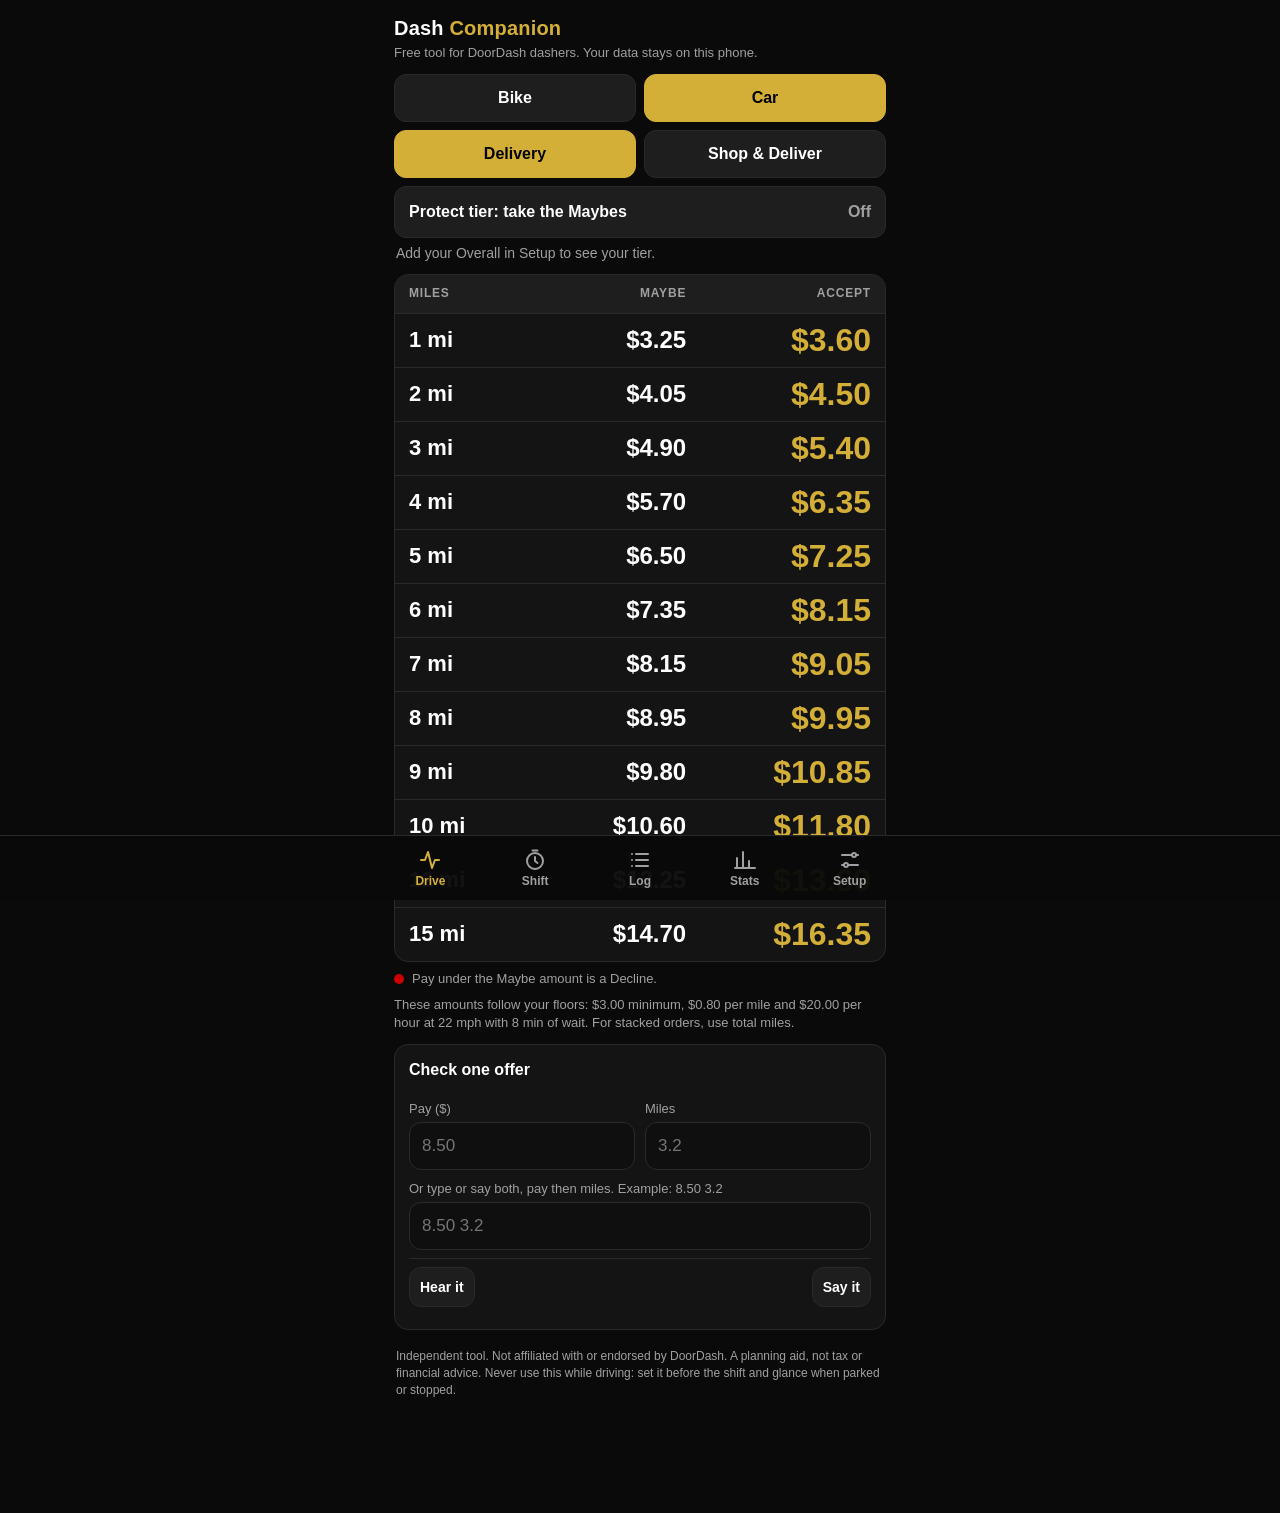
<file: index.html>
<!DOCTYPE html>
<html lang="en">
<head>
<meta charset="utf-8">
<meta name="viewport" content="width=device-width,initial-scale=1,viewport-fit=cover">
<meta name="theme-color" content="#0A0A0A">
<meta name="apple-mobile-web-app-capable" content="yes">
<meta name="mobile-web-app-capable" content="yes">
<meta name="apple-mobile-web-app-status-bar-style" content="black-translucent">
<meta name="apple-mobile-web-app-title" content="Dash Companion">
<meta name="robots" content="noindex">
<link rel="manifest" href="/manifest.webmanifest">
<link rel="apple-touch-icon" href="/icon-180.png">
<link rel="icon" type="image/png" href="/icon-180.png">
<title>Dash Companion</title>
<meta name="description" content="Free tool for DoorDash drivers: quick math to see if an offer is worth taking. Independent, not affiliated with DoorDash.">
<meta property="og:type" content="website">
<meta property="og:site_name" content="Raeford AI Solution Design">
<meta property="og:title" content="Dash Companion: free tool for delivery drivers">
<meta property="og:description" content="See if an offer is worth taking before you accept it. Free and independent, not affiliated with DoorDash.">
<meta property="og:url" content="https://ourkind.github.io/">
<meta property="og:image" content="https://ourkind.github.io/icon-512.png">
<meta name="twitter:card" content="summary">
<style>
:root{--bg:#0A0A0A;--c1:#141414;--c2:#1E1E1E;--red:#CC0000;--red2:#990000;--gold:#D4AF37;--w:#FFFFFF;--mut:#A0A0A0;--line:#2a2a2a}
*{box-sizing:border-box;-webkit-tap-highlight-color:transparent}
html,body{margin:0;background:var(--bg);color:var(--w);font:16px/1.4 -apple-system,BlinkMacSystemFont,"SF Pro Text","Segoe UI",Roboto,Helvetica,Arial,sans-serif}
body{padding:calc(env(safe-area-inset-top) + 10px) 14px calc(96px + env(safe-area-inset-bottom));max-width:520px;margin:0 auto}
h1{font-size:20px;margin:4px 0 2px;letter-spacing:.2px}
h1 span{color:var(--gold)}
h2{font-size:15px;margin:0 0 8px;color:var(--gold);text-transform:uppercase;letter-spacing:.8px}
h3{font-size:16px;margin:0 0 8px}
.sub{color:var(--mut);font-size:13px;margin:0 0 12px}
.hint{color:var(--mut);font-size:13px;margin:8px 0 0}
.card{background:var(--c1);border:1px solid var(--line);border-radius:14px;padding:14px;margin:12px 0}
.tab{display:none}.tab.on{display:block}
.seg{display:grid;grid-template-columns:1fr 1fr;gap:8px;margin:8px 0}
.seg button,.btn{min-height:48px;border-radius:12px;border:1px solid var(--line);background:var(--c2);color:var(--w);font-size:16px;font-weight:600;padding:10px 12px}
.seg button[aria-pressed="true"]{background:var(--gold);color:#000;border-color:var(--gold)}
.btn.gold{background:var(--gold);color:#000;border-color:var(--gold)}
.btn.red{background:var(--red);border-color:var(--red);color:#fff}
.btn.alt{background:var(--c2)}
.btn.sm{min-height:40px;font-size:14px;padding:6px 10px}
.btn.big{width:100%;min-height:64px;font-size:20px}
.btn.arm{background:var(--red2);border-color:var(--red)}
.prot{width:100%;display:flex;justify-content:space-between;align-items:center;min-height:52px;border-radius:12px;border:1px solid var(--line);background:var(--c2);color:var(--w);font-size:16px;font-weight:600;padding:10px 14px;margin:4px 0}
.prot[aria-pressed="true"]{border-color:var(--gold);box-shadow:inset 0 0 0 1px var(--gold)}
.prot b{color:var(--mut)}.prot[aria-pressed="true"] b{color:var(--gold)}
.tierline{font-size:14px;color:var(--mut);margin:6px 2px 10px}
.tierline b{color:var(--w)}
.ladder{border:1px solid var(--line);border-radius:14px;overflow:hidden;background:var(--c1)}
.lr{display:grid;grid-template-columns:.8fr 1fr 1.2fr;align-items:center;padding:0 14px;min-height:54px;border-top:1px solid var(--line)}
.lr.hd{min-height:38px;border-top:0;background:var(--c2);color:var(--mut);font-size:12px;text-transform:uppercase;letter-spacing:.8px}
.lr .mi{font-size:22px;font-weight:700}
.lr .mb{font-size:24px;font-weight:600;color:var(--w);text-align:right}
.lr .ac{font-size:32px;font-weight:800;color:var(--gold);text-align:right}
.lr.hd span{font-size:12px;font-weight:600;color:var(--mut)}
.lr.hd span:nth-child(n+2){text-align:right}
.foot{display:flex;gap:8px;align-items:center;margin-top:8px;font-size:13px;color:var(--mut)}
.dot{width:10px;height:10px;border-radius:50%;background:var(--red);display:inline-block}
label{display:block;font-size:13px;color:var(--mut);margin:10px 0 4px}
input,select,textarea{width:100%;min-height:48px;border-radius:12px;border:1px solid var(--line);background:#0f0f0f;color:var(--w);font-size:17px;padding:10px 12px}
textarea{min-height:120px;font-size:14px}
input:focus,select:focus,textarea:focus{outline:2px solid var(--gold);outline-offset:0}
.g2{display:grid;grid-template-columns:1fr 1fr;gap:10px}
.verdict{margin-top:10px;border-radius:12px;padding:12px 14px;background:var(--c2);border:1px solid var(--line)}
.verdict .vw{font-size:30px;font-weight:800;letter-spacing:.5px}
.v-accept .vw{color:var(--gold)}.v-maybe .vw{color:var(--w)}.v-decline .vw{color:var(--red)}
.v-accept{border-color:var(--gold)}.v-decline{border-color:var(--red)}
.timer{font-size:54px;font-weight:800;text-align:center;letter-spacing:1px;margin:6px 0 12px;font-variant-numeric:tabular-nums}
.row{display:flex;justify-content:space-between;gap:10px;padding:8px 0;border-top:1px solid var(--line);font-size:15px}
.row:first-of-type{border-top:0}
.row b{font-variant-numeric:tabular-nums}
.day{margin:14px 2px 4px;color:var(--gold);font-size:13px;text-transform:uppercase;letter-spacing:.8px;display:flex;justify-content:space-between}
.ent{background:var(--c1);border:1px solid var(--line);border-radius:12px;padding:10px 12px;margin:6px 0}
.ent .top{display:flex;justify-content:space-between;font-weight:700;font-size:17px}
.ent .meta{color:var(--mut);font-size:13px;margin:2px 0 8px}
.bar{height:8px;border-radius:4px;background:var(--c2);overflow:hidden;margin-top:4px}
.bar i{display:block;height:100%;background:var(--gold)}
.bar.red i{background:var(--red)}
.msg{color:var(--gold);font-size:14px;margin-top:8px;min-height:18px}
.msg.err{color:#ff6b6b}
nav{position:fixed;left:0;right:0;bottom:0;background:rgba(10,10,10,.96);border-top:1px solid var(--line);padding:6px 6px calc(6px + env(safe-area-inset-bottom));z-index:9}
nav .in{max-width:520px;margin:0 auto;display:grid;grid-template-columns:repeat(5,1fr);gap:4px}
nav button{background:none;border:0;color:var(--mut);font-size:12px;font-weight:600;padding:6px 0;min-height:52px;display:flex;flex-direction:column;align-items:center;gap:2px}
nav button svg{width:24px;height:24px;stroke:currentColor;fill:none;stroke-width:2;stroke-linecap:round;stroke-linejoin:round}
nav button[aria-current="page"]{color:var(--gold)}
.disc{color:var(--mut);font-size:12px;margin:18px 2px}
a{color:var(--gold)}
details summary{min-height:44px;display:flex;align-items:center;color:var(--gold);font-weight:600}
.pill{display:inline-block;border:1px solid var(--line);border-radius:999px;padding:2px 10px;font-size:12px;color:var(--mut)}
</style>
</head>
<body>
<h1>Dash <span>Companion</span></h1>
<p class="sub" id="presetLine">Free tool for DoorDash dashers. Your data stays on this phone.</p>

<!-- DRIVE -->
<section class="tab on" id="t-drive">
  <p class="hint" id="bkNudge" style="display:none;margin:0 0 8px"></p>
  <div class="seg" id="segMode"><button data-mode="b" aria-pressed="false">Bike</button><button data-mode="c" aria-pressed="true">Car</button></div>
  <div class="seg" id="segType"><button data-shop="0" aria-pressed="true">Delivery</button><button data-shop="1" aria-pressed="false">Shop &amp; Deliver</button></div>
  <button class="prot" id="protect" aria-pressed="false"><span>Protect tier: take the Maybes</span><b id="protectState">Off</b></button>
  <div class="tierline" id="tierLine"></div>
  <div class="ladder" id="ladder"></div>
  <div class="foot"><span class="dot"></span><span id="ladderFoot">Pay under the Maybe amount is a Decline.</span></div>
  <p class="hint" id="ladderNote"></p>
  <div class="card">
    <h3>Check one offer</h3>
    <div class="g2"><div><label for="qPay">Pay ($)</label><input id="qPay" type="text" inputmode="decimal" autocomplete="off" placeholder="8.50"></div><div><label for="qMi">Miles</label><input id="qMi" type="text" inputmode="decimal" autocomplete="off" placeholder="3.2"></div></div>
    <label for="qOffer">Or type or say both, pay then miles. Example: 8.50 3.2</label>
    <input id="qOffer" type="text" inputmode="text" autocomplete="off" autocapitalize="off" placeholder="8.50 3.2">
    <div class="row" style="gap:8px;margin-top:8px"><button class="btn sm" id="qHear" type="button">Hear it</button><button class="btn sm alt" id="qMic" type="button" style="display:none">Say it</button></div>
    <div id="qResult"></div>
  </div>
  <p class="disc">Independent tool. Not affiliated with or endorsed by DoorDash. A planning aid, not tax or financial advice. Never use this while driving: set it before the shift and glance when parked or stopped.</p>
</section>

<!-- SHIFT -->
<section class="tab" id="t-shift">
  <div class="card" id="shiftCard">
    <h2>Shift</h2>
    <div id="shiftIdle">
      <label for="startZone">Zone</label>
      <select id="startZone"></select>
      <button class="btn gold big" id="startBtn" style="margin-top:12px">Start shift</button>
      <p class="hint">The timer is optional. You can also type your hours when the shift ends.</p>
    </div>
    <div id="shiftOn" hidden>
      <div class="timer" id="timer">0:00:00</div>
      <button class="btn red big" id="endBtn">End shift</button>
    </div>
  </div>
  <div class="card" id="endCard">
    <h2>End of shift</h2>
    <div class="g2">
      <div><label for="eEarn">Total earned ($)</label><input id="eEarn" type="number" inputmode="decimal" step="0.01" min="0"></div>
      <div><label for="eMiles">Miles driven or ridden</label><input id="eMiles" type="number" inputmode="decimal" step="0.1" min="0"></div>
      <div><label for="eHours">Hours worked</label><input id="eHours" type="text" inputmode="decimal" placeholder="4.5 or 4:30"></div>
      <div><label for="eOrders">Orders (optional)</label><input id="eOrders" type="number" inputmode="numeric" min="0"></div>
    </div>
    <label for="eZone">Zone</label>
    <select id="eZone"></select>
    <label for="eOver">Overall rating after this shift (optional)</label>
    <input id="eOver" type="number" inputmode="decimal" min="0" max="120">
    <details><summary>Different end date or time</summary>
      <div class="g2"><div><label for="eDate">Date</label><input id="eDate" type="date"></div><div><label for="eTime">Time</label><input id="eTime" type="time"></div></div>
    </details>
    <div class="g2" style="margin-top:12px"><button class="btn gold" id="eSave">Save shift</button><button class="btn alt" id="eDiscard">Clear</button></div>
    <div class="msg" id="eMsg"></div>
  </div>
  <div class="card" id="sumCard" hidden><h2>Shift summary</h2><div id="sumBody"></div></div>
</section>

<!-- LOG -->
<section class="tab" id="t-log">
  <h2>Log</h2>
  <div id="logList"></div>
  <div class="card">
    <h3>Export</h3>
    <button class="btn alt" id="csvBtn">Show CSV</button>
    <textarea id="csvText" hidden aria-label="CSV text"></textarea>
    <div class="msg" id="csvMsg"></div>
  </div>
</section>

<!-- STATS -->
<section class="tab" id="t-stats">
  <h2>Stats</h2>
  <div class="seg" id="segRange" style="grid-template-columns:repeat(3,1fr)"><button data-r="7" aria-pressed="true">7 days</button><button data-r="30" aria-pressed="false">30 days</button><button data-r="0" aria-pressed="false">All</button></div>
  <div id="statBody"></div>
  <div class="card">
    <h3>Shopping checks</h3>
    <p class="hint" style="margin-top:0">Type the numbers from your Ratings screen. Targets are in Setup.</p>
    <div class="g2" id="shopFields"></div>
    <div id="shopOut" style="margin-top:10px"></div>
  </div>
</section>

<!-- SETUP -->
<section class="tab" id="t-setup">
  <h2>Setup</h2>
  <div class="card">
    <h3>Your pay floors</h3>
    <div class="g2">
      <div><label for="s_minPay">Minimum pay ($)</label><input id="s_minPay" data-s="minPay" type="number" inputmode="decimal" step="0.25"></div>
      <div><label for="s_minMile">Minimum per mile ($)</label><input id="s_minMile" data-s="minMile" type="number" inputmode="decimal" step="0.05"></div>
      <div><label for="s_minHour">Minimum per hour ($)</label><input id="s_minHour" data-s="minHour" type="number" inputmode="decimal" step="0.5"></div>
      <div><label for="s_overhead">Wait + handoff (min)</label><input id="s_overhead" data-s="overhead" type="number" inputmode="decimal" step="1"></div>
      <div><label for="s_shopMins">Shopping time (min)</label><input id="s_shopMins" data-s="shopMins" type="number" inputmode="decimal" step="1"></div>
      <div><label for="s_maybePct">Maybe band (percent)</label><input id="s_maybePct" data-s="maybePct" type="number" inputmode="decimal" step="1"></div>
    </div>
    <p class="hint">Accept means all three floors pass. Maybe means exactly one floor is missed by the Maybe band or less. Anything else is a Decline.</p>
  </div>
  <div class="card">
    <h3>Bike and car</h3>
    <div class="g2">
      <div><label for="s_bikeMph">Bike speed (mph)</label><input id="s_bikeMph" data-s="bikeMph" type="number" inputmode="decimal" step="0.5"></div>
      <div><label for="s_bikeCost">Bike cost per mile ($)</label><input id="s_bikeCost" data-s="bikeCost" type="number" inputmode="decimal" step="0.01"></div>
      <div><label for="s_carMph">Car speed (mph)</label><input id="s_carMph" data-s="carMph" type="number" inputmode="decimal" step="1"></div>
      <div><label for="s_carCost">Car fuel + upkeep per mile ($)</label><input id="s_carCost" data-s="carCost" type="number" inputmode="decimal" step="0.01"></div>
    </div>
  </div>
  <div class="card">
    <h3>Goals and taxes</h3>
    <div class="g2">
      <div><label for="s_goal">Daily goal ($)</label><input id="s_goal" data-s="goal" type="number" inputmode="decimal" step="5"></div>
      <div><label for="s_taxPct">Tax set-aside (percent)</label><input id="s_taxPct" data-s="taxPct" type="number" inputmode="decimal" step="1"></div>
    </div>
  </div>
  <div class="card">
    <h3>Tier marks</h3>
    <p class="hint" style="margin-top:0">Copy the point marks from your Dasher Ratings screen. They can differ by market.</p>
    <div class="g2">
      <div><label for="s_pM1">Silver mark</label><input id="s_pM1" data-s="pM1" type="number" inputmode="decimal"></div>
      <div><label for="s_pM2">Gold mark</label><input id="s_pM2" data-s="pM2" type="number" inputmode="decimal"></div>
      <div><label for="s_pM3">Platinum mark</label><input id="s_pM3" data-s="pM3" type="number" inputmode="decimal"></div>
      <div><label for="s_pOverall">Your Overall</label><input id="s_pOverall" data-s="pOverall" type="number" inputmode="decimal"></div>
      <div><label for="s_platStreak">Platinum Pass streak (deliveries)</label><input id="s_platStreak" data-s="platStreak" type="number" inputmode="numeric" step="1"></div>
    </div>
    <p class="hint">Platinum Pass: 200 deliveries in a row at Platinum. Dropping below Platinum resets it, per DoorDash's Help Center. It is for select Dashers and varies by market, so check your Ratings tab. The app adds orders when you enter an Overall at the Platinum mark or higher at the end of a shift. Treat it as an estimate and correct it here.</p>
    <h3 style="margin-top:14px">Your factor points</h3>
    <div class="g2">
      <div><label for="s_pAcc">Acceptance (of 30)</label><input id="s_pAcc" data-s="pAcc" type="number" inputmode="decimal"></div>
      <div><label for="s_pComp">Completion (of 15)</label><input id="s_pComp" data-s="pComp" type="number" inputmode="decimal"></div>
      <div><label for="s_pOnt">On-time (of 30)</label><input id="s_pOnt" data-s="pOnt" type="number" inputmode="decimal"></div>
      <div><label for="s_pQual">Quality (of 10)</label><input id="s_pQual" data-s="pQual" type="number" inputmode="decimal"></div>
      <div><label for="s_pCust">Customer rating (of 10)</label><input id="s_pCust" data-s="pCust" type="number" inputmode="decimal"></div>
      <div><label for="s_pOrd">Last 30 days orders (of 5)</label><input id="s_pOrd" data-s="pOrd" type="number" inputmode="decimal"></div>
    </div>
    <div id="factorOut"></div>
    <p class="hint">The app trusts the Overall you type. It does not add the factors up, because DoorDash does not publish its math.</p>
  </div>
  <div class="card">
    <h3>Shopping targets</h3>
    <div class="g2">
      <div><label for="s_tOrig">Original items found (percent, at least)</label><input id="s_tOrig" data-s="tOrig" type="number" inputmode="decimal"></div>
      <div><label for="s_tTot">Total items found (percent, at least)</label><input id="s_tTot" data-s="tTot" type="number" inputmode="decimal"></div>
      <div><label for="s_tSub">Substitution issues (percent, below)</label><input id="s_tSub" data-s="tSub" type="number" inputmode="decimal"></div>
      <div><label for="s_tQual">Quality issues (percent, below)</label><input id="s_tQual" data-s="tQual" type="number" inputmode="decimal"></div>
      <div><label for="s_tWrong">Wrong or missing (percent, below)</label><input id="s_tWrong" data-s="tWrong" type="number" inputmode="decimal"></div>
      <div><label for="s_tLife">Lifetime shopping orders (at least)</label><input id="s_tLife" data-s="tLife" type="number" inputmode="decimal"></div>
    </div>
  </div>
  <div class="card">
    <h3>Zones</h3>
    <div id="zoneList"></div>
    <div class="g2" style="grid-template-columns:1fr auto;margin-top:8px"><input id="zNew" type="text" placeholder="New zone name" autocomplete="off"><button class="btn gold" id="zAdd">Add</button></div>
    <div class="msg" id="zMsg"></div>
  </div>
  <div class="card">
    <h3>Backup</h3>
    <p class="hint" style="margin-top:0">Your data lives in this browser on this phone. Copy a backup now and then and save it somewhere safe.</p>
    <p class="hint" id="bkLast" style="margin:4px 0 8px"></p>
    <div class="g2"><button class="btn alt" id="bkShow">Show backup</button><button class="btn alt" id="bkImport">Restore from text</button></div>
    <button class="btn alt" id="bkShare" type="button" style="display:none;margin-top:8px;width:100%">Share backup file</button>
    <textarea id="bkText" aria-label="Backup text" placeholder="Backup appears here. To restore, paste a backup here and tap Restore from text. This works with backups from the earlier version too."></textarea>
    <div class="msg" id="bkMsg"></div>
  </div>
  <div class="card">
    <h3>Erase everything</h3>
    <button class="btn alt" id="wipeBtn">Erase all data</button>
    <div class="msg" id="wipeMsg"></div>
  </div>
  <p class="disc">Built by <a href="https://raefordaisolutiondesign.com/dash-companion-free-app/">Raeford AI Solution Design</a>. Independent tool. Not affiliated with or endorsed by DoorDash. A planning aid, not tax or financial advice.</p>
</section>

<nav><div class="in" id="tabs">
  <button data-tab="drive" aria-current="page"><svg viewBox="0 0 24 24"><path d="M3 12h4l3-8 4 16 3-8h4"/></svg>Drive</button>
  <button data-tab="shift"><svg viewBox="0 0 24 24"><circle cx="12" cy="13" r="8"/><path d="M12 9v4l2.5 2M9.5 2.5h5"/></svg>Shift</button>
  <button data-tab="log"><svg viewBox="0 0 24 24"><path d="M8 6h12M8 12h12M8 18h12M4 6h.01M4 12h.01M4 18h.01"/></svg>Log</button>
  <button data-tab="stats"><svg viewBox="0 0 24 24"><path d="M4 20V10M10 20V4M16 20v-7M22 20H2"/></svg>Stats</button>
  <button data-tab="setup"><svg viewBox="0 0 24 24"><path d="M4 7h10M18 7h2M4 17h2M10 17h10"/><circle cx="16" cy="7" r="2"/><circle cx="8" cy="17" r="2"/></svg>Setup</button>
</div></nav>

<script>
(function(){
'use strict';
var MINE=/\/mine(\/|\/index\.html)?$/.test(location.pathname)||/[?&]p=mine\b/.test(location.search);
var KEY=MINE?'dashCompanion.mine2':'dashCompanion.open2';
var OLDKEY=MINE?'dashCompanion.mine1':'dashCompanion.open1';
var DEFZONES=['Cottonwood Heights','Midvale','Sandy'];
var DEF={ver:4,goal:100,stretch:200,minPay:3,minMile:0.8,minHour:20,overhead:8,shopMins:20,maybePct:10,taxPct:25,
  protect:false,mode:'c',carMph:22,carCost:0.27,bikeMph:10,bikeCost:0,
  platStreak:0,pOverall:null,pM1:null,pM2:null,pM3:null,pAcc:null,pComp:null,pOnt:null,pQual:null,pCust:null,pOrd:null,
  shOrig:null,shTot:null,shSub:null,shQual:null,shWrong:null,shLife:null,
  tOrig:null,tTot:null,tSub:null,tQual:null,tWrong:null,tLife:null};
if(MINE){DEF.pM1=55;DEF.pM2=75;DEF.pM3=85;DEF.tOrig=96;DEF.tTot=99;DEF.tSub=1;DEF.tQual=1;DEF.tWrong=1;DEF.tLife=20;}
var $=function(id){return document.getElementById(id);};
function esc(t){return String(t).replace(/&/g,'&amp;').replace(/</g,'&lt;').replace(/>/g,'&gt;').replace(/"/g,'&quot;');}
function money(n){return '$'+(isFinite(n)?n:0).toFixed(2);}
function money0(n){return '$'+Math.round(isFinite(n)?n:0);}
function uid(){return Date.now().toString(36)+Math.random().toString(36).slice(2,6);}
function isNum(x){return typeof x==='number'&&isFinite(x);}
/* allowed range per setting; anything outside (or not a number) falls back to the default */
var LIM={goal:[0,1e6],stretch:[0,1e6],minPay:[0,1000],minMile:[0,100],minHour:[0,1000],overhead:[0,120],shopMins:[0,240],maybePct:[0,50],taxPct:[0,100],carMph:[1,100],bikeMph:[1,60],carCost:[0,10],bikeCost:[0,10]};
function sane(st){Object.keys(LIM).forEach(function(k){var v=st[k],l=LIM[k];if(!isNum(v)||v<l[0]||v>l[1])st[k]=DEF[k];});if(st.mode!=='b')st.mode='c';st.protect=st.protect===true;return st;}

function mig(x){
  var st=Object.assign({},DEF,x||{});
  if(x&&x.mph!=null&&x.carMph==null)st.carMph=x.mph;
  if(x&&!(x.ver>=2)&&st.minMile===2)st.minMile=0.8;
  if(!isNum(st.maybePct))st.maybePct=10;
  if(x&&!(x.ver>=3)){if(st.tQual==null)st.tQual=DEF.tQual;if(st.tWrong==null)st.tWrong=DEF.tWrong;}
  st.ver=4;return sane(st);
}
function cleanId(x){return String(x==null?'':x).replace(/[^A-Za-z0-9_-]/g,'').slice(0,40);}
function numOr(x,d){return (typeof x==='number'||(typeof x==='string'&&x.trim()!==''))&&isFinite(+x)?+x:d;}
function cleanStr(x){return String(x==null?'':x).slice(0,60);}
function cleanRows(a,nums,ids){
  return (Array.isArray(a)?a:[]).filter(function(o){return o&&typeof o==='object'&&!Array.isArray(o);}).map(function(o){
    var r={};Object.keys(o).forEach(function(k){if(k!=='__proto__')r[k]=o[k];});
    ids.forEach(function(k){if(k in r)r[k]=cleanId(r[k]);});
    nums.forEach(function(k){if(k in r&&r[k]!=null)r[k]=numOr(r[k],0);});
    if('z' in r)r.z=cleanStr(r.z);
    if('md' in r)r.md=r.md==='b'?'b':'c';
    return r;
  });
}
function fromObj(o){
  o=o&&typeof o==='object'?o:{};
  var d=o.draft&&typeof o.draft==='object'?{end:numOr(o.draft.end,Date.now()),ms:numOr(o.draft.ms,0),z:cleanStr(o.draft.z),md:o.draft.md==='b'?'b':'c'}:null;
  return {settings:mig(o.settings&&typeof o.settings==='object'?o.settings:null),
    deliveries:cleanRows(o.deliveries,['ts','pay','miles','n','hrs','m','tm'],['id']),
    shifts:cleanRows(o.shifts,['start','end','s0','hrs','m','tm'],['id','did']),
    events:Array.isArray(o.events)?o.events:[],
    zones:Array.isArray(o.zones)?o.zones.filter(function(z){return typeof z==='string'&&z.trim();}).map(cleanStr):(MINE?DEFZONES.slice():[]),
    curZone:cleanStr(o.curZone),pend:Array.isArray(o.pend)?o.pend:[],draft:d};
}
function blank(){return fromObj({});}
function load(){
  try{var r=localStorage.getItem(KEY);if(r)return fromObj(JSON.parse(r));}catch(e){}
  try{var q=localStorage.getItem(OLDKEY);if(q){var s=fromObj(JSON.parse(q));try{localStorage.setItem(KEY,JSON.stringify(s));}catch(e2){}return s;}}catch(e){}
  var b=blank();if(MINE)b.curZone=DEFZONES[0];return b;
}
var S=load();
function save(){try{localStorage.setItem(KEY,JSON.stringify(S));}catch(e){}try{renderBk();}catch(e){}}
/* backup reminder: own key, never part of S, never read by any verdict code */
var BKKEY=KEY+'.lastBackup';
function bkGet(){try{var o=JSON.parse(localStorage.getItem(BKKEY)||'null');if(o&&typeof o.ts==='number'&&isFinite(o.ts)&&o.ts>0&&o.ts<=Date.now()+60000)return {ts:o.ts,n:(Number.isInteger(o.n)&&o.n>=0&&o.n<=100000)?o.n:0};}catch(e){}return null;}
var bkGen=0;
function bkMark(n,g){if(typeof g==='number'&&g!==bkGen)return;try{localStorage.setItem(BKKEY,JSON.stringify({ts:Date.now(),n:(typeof n==='number'?n:doneShifts())}));}catch(e){}renderBk();}
function doneShifts(){return S.shifts.filter(function(x){return x&&x.end;}).length;}
function renderBk(){
  var b=bkGet(),n=doneShifts(),el=$('bkLast'),nd=$('bkNudge');if(!el||!nd)return;
  var since=b?Math.max(0,n-Math.min(b.n,n)):n,days=b?Math.floor((Date.now()-b.ts)/86400000):0;
  el.textContent=b?('Last backed up '+new Date(b.ts).toLocaleDateString()+(since>0?' ('+since+' new shift'+(since===1?'':'s')+' since).':'.')):'Not backed up yet.';
  var due=n>0&&(!b||days>=7||since>=5);
  nd.style.display=due?'':'none';
  nd.textContent=due?(b?'Time for a backup: '+(days>=7?days+' days':since+' new shifts')+' since the last one. Setup, then Backup.':'You have shifts saved but no backup yet. Setup, then Backup.'):'';
}

/* ---------- money math ---------- */
function params(){var st=S.settings,b=st.mode==='b';return {mph:b?st.bikeMph:st.carMph,cost:b?st.bikeCost:st.carCost};}
function minsFor(miles,shop){return miles/params().mph*60+S.settings.overhead+(shop?S.settings.shopMins:0);}
function floorsAt(miles,shop){var st=S.settings;return [st.minPay,miles*st.minMile,minsFor(miles,shop)/60*st.minHour];}
function thresholds(miles,shop){
  var st=S.settings,P=floorsAt(miles,shop).sort(function(a,b){return b-a;});
  var keep=Math.max(0,1-st.maybePct/100);
  var acc=P[0],maybe=Math.min(acc,Math.max(P[1],keep*P[0]));
  if(st.protect)acc=maybe;
  return {acc:acc,maybe:maybe,hardAcc:P[0]};
}
function evaluate(pay,miles,shop){
  var th=thresholds(miles,shop),p=params(),hrs=minsFor(miles,shop)/60;
  var v=pay>=th.acc-1e-9?'accept':(pay>=th.maybe-1e-9?'maybe':'decline');
  var cost=miles*p.cost;
  return {v:v,perMile:miles>0?pay/miles:0,perHour:pay/hrs,net:pay-cost,netHr:(pay-cost)/hrs,th:th,tierTake:S.settings.protect&&pay<th.hardAcc-1e-9&&v==='accept'};
}
function up5(x){return Math.ceil(x*20-1e-9)/20;}
var CAR_ROWS=[1,2,3,4,5,6,7,8,9,10,12,15],BIKE_ROWS=[0.5,1,1.5,2,2.5,3,3.5,4,5,6];
var shopMode=false;

/* ---------- tier ---------- */
var FACT=[['pAcc','Acceptance',30],['pComp','Completion',15],['pOnt','On-time',30],['pQual','Quality',10],['pCust','Customer rating',10],['pOrd','Last 30 days orders',5]];
var MNAMES=[['pM1','Silver'],['pM2','Gold'],['pM3','Platinum']];
function tierText(){
  var st=S.settings,o=st.pOverall;
  if(!isNum(o))return 'Add your Overall in Setup to see your tier.';
  var ms=MNAMES.filter(function(m){return isNum(st[m[0]]);}).map(function(m){return {n:m[1],v:st[m[0]]};}).sort(function(a,b){return a.v-b.v;});
  if(!ms.length)return 'Add your tier marks in Setup.';
  var cur=null,next=null;ms.forEach(function(m){if(m.v<=o)cur=m;else if(!next)next=m;});
  var t='Overall <b>'+o+'</b>: '+(cur?'<b>'+cur.n+'</b>':'below '+ms[0].n)+'.';
  if(next){var g=next.v-o;t+=' '+g+' point'+(g===1?'':'s')+' to '+next.n+' ('+next.v+').';}
  else t+=' You are at the top mark.';
  if(isNum(st.pM3)&&(o>=st.pM3||st.platStreak>0))t+=' Platinum Pass streak: <b>'+(st.platStreak||0)+'</b> of 200.';
  var gaps=FACT.filter(function(f){return isNum(st[f[0]]);}).map(function(f){return {n:f[1],g:f[2]-st[f[0]]};}).filter(function(x){return x.g>0;}).sort(function(a,b){return b.g-a.g;});
  if(gaps.length)t+=' Biggest gap: <b>'+gaps[0].n+'</b> ('+gaps[0].g+' points short).';
  return t;
}

/* ---------- drive tab ---------- */
function renderDrive(){
  var st=S.settings,rows=st.mode==='b'?BIKE_ROWS:CAR_ROWS,h='';
  document.querySelectorAll('#segMode button').forEach(function(b){b.setAttribute('aria-pressed',b.dataset.mode===st.mode?'true':'false');});
  document.querySelectorAll('#segType button').forEach(function(b){b.setAttribute('aria-pressed',(b.dataset.shop==='1')===shopMode?'true':'false');});
  $('protect').setAttribute('aria-pressed',st.protect?'true':'false');
  $('protectState').textContent=st.protect?'On':'Off';
  $('tierLine').innerHTML=tierText();
  h+='<div class="lr hd"><span>Miles</span><span>'+(st.protect?'Maybe':'Maybe')+'</span><span>Accept</span></div>';
  rows.forEach(function(m){
    var th=thresholds(m,shopMode);
    h+='<div class="lr"><span class="mi">'+m+' mi</span><span class="mb">'+(st.protect?'-':money(up5(th.maybe)))+'</span><span class="ac">'+money(up5(th.acc))+'</span></div>';
  });
  $('ladder').innerHTML=h;
  $('ladderFoot').textContent=st.protect?'Protect tier is on: the Maybe amount counts as Accept. Pay under it is a Decline.':'Pay under the Maybe amount is a Decline.';
  var note='These amounts follow your floors: '+money(st.minPay)+' minimum, '+money(st.minMile)+' per mile and '+money(st.minHour)+' per hour at '+params().mph+' mph with '+st.overhead+' min of wait'+(shopMode?' and '+st.shopMins+' min of shopping':'')+'. For stacked orders, use total miles.';
  if(st.protect&&isNum(st.pAcc)&&st.pAcc>=FACT[0][2])note+=' Your Acceptance points are full, so taking Maybes will not add tier points.';
  $('ladderNote').textContent=note;
  renderQuick();
}
var MIC_NEEDS_DOLLARS=true; /* set false to let the Say it button accept bare numbers again */
var NUMW=Object.assign(Object.create(null),{zero:0,one:1,two:2,three:3,four:4,five:5,six:6,seven:7,eight:8,nine:9,ten:10,eleven:11,twelve:12,thirteen:13,fourteen:14,fifteen:15,sixteen:16,seventeen:17,eighteen:18,nineteen:19,twenty:20,thirty:30,forty:40,fifty:50,sixty:60,seventy:70,eighty:80,ninety:90});
var FILL=['dash','and','a','an','the','for','is','its',"it's",'it','about','around','like','uh','um','hey','ok','okay','just','only','pay','paying','offer','offering','order','please','of','at','total'];
var UNITW=Object.assign(Object.create(null),{one:1,two:2,three:3,four:4,five:5,six:6,seven:7,eight:8,nine:9});
/* ONE validation path for typed and spoken offers. Returns {ok,pay,miles} or {ok:false,reason}. Never guesses. */
function readOffer(t,mic){
  var x=String(t||'').toLowerCase().replace(/[\u2018\u2019]/g,"'");
  if(/km|kilomet|metre|meter|\bfeet\b|\bfoot\b|\bft\b|\byards?\b|\byds?\b|\bminutes?\b|\bmins?\b|\bhours?\b|\bhrs?\b|\bsecs?\b|\bseconds?\b|\bcm\b|\bmm\b|\bm\b|\bmph\b|\bblocks?\b/.test(x))return {ok:false,reason:'unit'};
  x=x.replace(/\b(dollars?|bucks?)\s+and\s+(a\s+)?half\b/g,' point 5 dollars ').replace(/\s+and\s+(a\s+)?half\b/g,' point 5 ');
  if(/(\d\s*\.|\b(?:point|dot))\s*\$/.test(x))return {ok:false,reason:'decimal'};
  if(/\b(hundred|thousand|grand|half|quarter|third|dozen|couple)\b/.test(x))return {ok:false,reason:'unsupported'};
  x=x.replace(/\.(?!\d)/g,' ').replace(/([a-z])-([a-z])/g,'$1 $2').replace(/\$\s*(\d+(?:\.\d+)?(?:\s+point\s+\d+)?)/g,' $1 dollars ').replace(/\$/g,' dollars ').replace(/\bpoint\b|\bdot\b/g,' . ');
  x=x.replace(/,/g,' S ').replace(/\b(dollars?|bucks?)\b/g,' D ').replace(/\b(miles?|mi)\b/g,' M ').replace(/\bcents?\b/g,' C ');
  var toks=x.split(/\s+/).filter(Boolean),items=[],i=0;
  while(i<toks.length){
    var w=toks[i];
    if(w==='D'||w==='M'||w==='C'||w==='S'){items.push({k:w});i++;continue;}
    if(/^\d+(\.\d+)?$/.test(w)){items.push({k:'N',v:parseFloat(w),src:'d',int:/^\d+$/.test(w)});i++;continue;}
    if(/\d/.test(w)||/^[-+]/.test(w))return {ok:false,reason:'badtoken'};
    if(w==='.'){
      var prev=items[items.length-1];
      if(prev&&prev.k==='N'&&prev.int){
        var d='',j=i+1;
        while(j<toks.length&&(toks[j] in UNITW||toks[j]==='zero'||/^\d$/.test(toks[j]))){d+=(/^\d$/.test(toks[j])?toks[j]:String(NUMW[toks[j]]));j++;}
        if(d){prev.v=parseFloat(prev.v+'.'+d);prev.int=false;i=j;continue;}
      }
      return {ok:false,reason:'decimal'};
    }
    if(w in NUMW){
      var v=NUMW[w],n=toks[i+1],last=items[items.length-1];
      if(last&&last.k==='N')return {ok:false,reason:'adjacent'}; /* two numbers with nothing between them */
      if(v>=20&&v%10===0&&n in UNITW){v+=UNITW[n];i++;}
      items.push({k:'N',v:v,src:'w',int:true});i++;continue;
    }
    if(FILL.indexOf(w)<0)return {ok:false,reason:'unknown'}; /* only known filler is skipped; anything else asks for a repeat */
    i++;
  }
  var ix=[];items.forEach(function(it,k){if(it.k==='N')ix.push(k);});
  var N=ix.map(function(k){return items[k].v;});
  var hasD=items.some(function(it){return it.k==='D';}),hasM=items.some(function(it){return it.k==='M';}),hasC=items.some(function(it){return it.k==='C';});
  var pay,miles;
  var kinds=items.map(function(it){return it.k;});
  function has(k,from,to){return kinds.slice(from,to).indexOf(k)>=0;}
  var last=ix[N.length-1];
  /* a miles marker before the miles number, or a dollar/cents marker after it, means the order is wrong */
  if(N.length>=2&&(has('M',0,last)||has('D',last+1)||has('C',last+1)))return {ok:false,reason:'order'};
  if(N.length===2&&!hasC){
    var bothDigits=items[ix[0]].src==='d'&&items[ix[1]].src==='d';
    if(!(has('D',ix[0]+1,ix[1])||has('S',ix[0]+1,ix[1])||bothDigits))return {ok:false,reason:'unclear'};
    pay=N[0];miles=N[1];
  }else if(N.length===3&&hasC){
    var c=items[ix[1]];
    if(!items[ix[0]].int||!c.int||c.v>99||kinds[ix[1]+1]!=='C'||kinds.filter(function(k){return k==='C';}).length!==1)return {ok:false,reason:'cents'};
    pay=N[0]+c.v/100;miles=N[2];
  }else return {ok:false,reason:N.length<2?'few':'unclear'};
  /* B. mic guard: speech-to-text returns bare digits, so a spoken offer must mark the pay as dollars */
  if(mic&&MIC_NEEDS_DOLLARS&&!has('D',ix[0]+1,last))return {ok:false,reason:'saydollars'};
  if(!(pay>=1&&pay<=99.99)||!(miles>=0.1&&miles<=40))return {ok:false,reason:'range'};
  return {ok:true,pay:Math.round(pay*100)/100,miles:miles};
}
function parseSpoken(t){return readOffer(t,true);}
function parseOffer(t){var r=readOffer(t);return r.ok?{pay:r.pay,miles:r.miles}:null;}
/* one verdict object feeds BOTH the screen and the voice */
function verdictFor(t,mic){
  var r=readOffer(t,mic);
  if(!r.ok)return {ok:false,reason:r.reason,speech:r.reason==='unit'?'That is not in miles. Say the distance in miles.':(r.reason==='saydollars'?'Say the pay in dollars, then the miles. For example, eight dollars, three miles.':'Did not catch that. Say the pay, then the miles.')};
  return verdictNums(r.pay,r.miles);
}
function verdictNums(pay,miles){
  var e=evaluate(pay,miles,shopMode),prot=!!S.settings.protect;
  var wd=Math.floor(pay+1e-9),ct=Math.round((pay-wd)*100),heard=wd+' dollar'+(wd===1?'':'s')+(ct?' and '+ct+' cents':'')+', '+miles+' mile'+(miles===1?'':'s')+'. ';
  var w=e.v==='accept'?'Accept.':(e.v==='maybe'?'Maybe.':'Decline.');
  var extra=e.v==='decline'?(prot?' Accept starts at '+money(up5(e.th.acc))+'.':' Maybe starts at '+money(up5(e.th.maybe))+'.'):(e.v==='maybe'?' Accept starts at '+money(up5(e.th.acc))+'.':'');
  return {ok:true,pay:pay,miles:miles,e:e,v:e.v,speech:heard+w+extra};
}
var padMode=false,padShown=false,inGen=0; /* inGen bumps on any typing or new mic start, so a late mic result is dropped */ /* true while the Pay and Miles boxes are the source */
function padVerdict(){
  var ps=$('qPay').value.trim().replace(/^\$\s*/,''),ms=$('qMi').value.trim();
  function fx(v){return v.trim().replace(/^(\d*),(\d*)$/,'$1.$2').replace(/^(\d+)\.$/,'$1').replace(/^\.(?=\d)/,'0.');}ps=fx(ps);ms=fx(ms);
  function bad(m){return {ok:false,msg:m,speech:m};}
  if(!ps&&!ms)return {ok:false,msg:'',speech:'Enter the pay and the miles.'};
  if(!ps||!ms)return bad('Enter both the pay and the miles.');
  if(!/^\d{1,3}(\.\d{1,2})?$/.test(ps))return bad('Pay must be a number like 8.50, up to two decimals.');
  if(!/^\d{1,3}(\.\d)?$/.test(ms))return bad('Miles must be a number like 3.2, one decimal at most.');
  var pay=Math.round(+ps*100)/100,miles=Math.round(+ms*10)/10;
  if(!(pay>=1&&pay<=99.99)||!(miles>=0.1&&miles<=40))return bad('Pay is 1 to 99.99 dollars. Miles are 0.1 to 40.');
  return verdictNums(pay,miles);
}
function say(txt){try{if(!('speechSynthesis' in window))return;speechSynthesis.cancel();var u=new SpeechSynthesisUtterance(txt);u.rate=1.0;speechSynthesis.speak(u);}catch(e){}}
function spokenFor(t,mic){var v=verdictFor(t,mic);return {text:v.speech,verdict:v.ok?v.v:null};}
var micFill=false; /* true only while the box holds text the Say it button put there */
function renderQuick(){
  var raw=padMode?($('qPay').value+$('qMi').value):$('qOffer').value,out=$('qResult'),v=padMode?padVerdict():verdictFor(raw,micFill);
  if(!v.ok){out.innerHTML=raw.trim()?'<p class="hint">'+(v.msg?v.msg:v.reason==='unit'?'Enter the distance in miles.':(v.reason==='saydollars'?'Say the pay with the word dollars, then the miles. Example: eight dollars, three miles.':'Not clear. Say or type the pay, then the miles.'))+'</p>':'';return;}
  padShown=padMode&&v.ok;
  var r=v.e,p=params(),q={pay:v.pay,miles:v.miles};
  var word=r.v==='accept'?'ACCEPT':(r.v==='maybe'?'MAYBE':'DECLINE');
  var lines=(padMode?'<b>'+money(q.pay)+' for '+q.miles+' mi.</b> ':'')+money(r.perMile)+' per mile, '+money(r.perHour)+' per hour (about '+Math.round(minsFor(q.miles,shopMode))+' min).';
  if(p.cost>0)lines+=' After fuel + upkeep: '+money(r.net)+', '+money(r.netHr)+' per hour.';
  if(r.tierTake)lines+=' Taken because Protect tier is on.';
  out.innerHTML='<div class="verdict v-'+r.v+'"><div class="vw">'+word+'</div><div class="hint" style="margin-top:2px">'+lines+'</div></div>';
}
function speakNow(){say((padMode?padVerdict():verdictFor($('qOffer').value,micFill)).speech);}
$('qOffer').addEventListener('input',function(){inGen++;padMode=false;micFill=false;$('qPay').value='';$('qMi').value='';renderQuick();});
['qPay','qMi'].forEach(function(id){
  $(id).addEventListener('focus',function(){if(padShown){$('qPay').value='';$('qMi').value='';padShown=false;renderQuick();}});
  $(id).addEventListener('input',function(){inGen++;padMode=true;micFill=false;$('qOffer').value='';renderQuick();});
  $(id).addEventListener('keydown',function(e){if(e.key==='Enter'){e.preventDefault();renderQuick();speakNow();}});
});
$('qHear').addEventListener('click',function(){renderQuick();speakNow();});
$('qOffer').addEventListener('keydown',function(e){if(e.key==='Enter'){e.preventDefault();renderQuick();speakNow();}});
(function(){var SR=window.SpeechRecognition||window.webkitSpeechRecognition;if(!SR)return;var b=$('qMic');b.style.display='';
  b.addEventListener('click',function(){try{var g=++inGen,r=new SR();r.lang='en-US';r.interimResults=false;r.maxAlternatives=1;
    r.onresult=function(ev){if(g!==inGen)return;var tx=ev.results[0][0].transcript;padMode=false;$('qPay').value='';$('qMi').value='';micFill=true;$('qOffer').value=tx;renderQuick();var o=spokenFor(tx,true);say(o.text);};
    r.onerror=function(){if(g!==inGen)return;say('Did not catch that.');};r.start();}catch(e){say('Mic is not available here.');}});})();

$('segMode').addEventListener('click',function(e){var b=e.target.closest('[data-mode]');if(!b)return;S.settings.mode=b.dataset.mode;save();renderDrive();});
$('segType').addEventListener('click',function(e){var b=e.target.closest('[data-shop]');if(!b)return;shopMode=b.dataset.shop==='1';renderDrive();});
$('protect').addEventListener('click',function(){S.settings.protect=!S.settings.protect;save();renderDrive();});

/* ---------- time helpers ---------- */
function pad2(n){return String(n).padStart(2,'0');}
function ymd(ts){var d=new Date(ts);return d.getFullYear()+'-'+pad2(d.getMonth()+1)+'-'+pad2(d.getDate());}
function hmm(ts){var d=new Date(ts);return pad2(d.getHours())+':'+pad2(d.getMinutes());}
function t12(ts){var d=new Date(ts),h=d.getHours();return (h%12===0?12:h%12)+':'+pad2(d.getMinutes())+' '+(h<12?'AM':'PM');}
function hour12(h){return (h%12===0?12:h%12)+' '+(h<12?'AM':'PM');}
function sod(ts){var d=new Date(ts);d.setHours(0,0,0,0);return d.getTime();}
function hmsFmt(ms){var s=Math.max(0,Math.floor(ms/1000)),h=Math.floor(s/3600),m=Math.floor(s%3600/60),x=s%60;return h+':'+pad2(m)+':'+pad2(x);}
function parseHours(v){v=String(v||'').trim();if(!v)return NaN;if(v.indexOf(':')>=0){var p=v.split(':');var h=parseFloat(p[0]),m=parseFloat(p[1]||'0');return isFinite(h)&&isFinite(m)?h+m/60:NaN;}var n=parseFloat(v);return isFinite(n)?n:NaN;}
function fmtHrs(h){var m=Math.round(h*60);return m>=60?Math.floor(m/60)+' hr '+(m%60)+' min':m+' min';}
var RATES=[[new Date(2026,6,1).getTime(),0.76],[new Date(2026,0,1).getTime(),0.725],[0,0.70]];
function irsRate(ts){for(var i=0;i<RATES.length;i++){if(ts>=RATES[i][0])return RATES[i][1];}return 0.70;}
function numv(id){var v=parseFloat($(id).value);return isFinite(v)?v:NaN;}

/* ---------- zones ---------- */
function zoneOpts(sel){return '<option value="">(no zone)</option>'+S.zones.map(function(z){return '<option'+(z===sel?' selected':'')+'>'+esc(z)+'</option>';}).join('');}
function renderZoneSelects(){
  var a=$('startZone').value||S.curZone,b=$('eZone').value;
  $('startZone').innerHTML=zoneOpts(S.curZone);
  $('eZone').innerHTML=zoneOpts(S.draft&&S.draft.z!=null?S.draft.z:(b||S.curZone));
}
function renderZoneList(){
  $('zoneList').innerHTML=S.zones.length?S.zones.map(function(z,i){return '<div class="row"><span>'+esc(z)+'</span><button class="btn alt sm" data-zdel="'+i+'">Remove</button></div>';}).join(''):'<p class="hint" style="margin-top:0">No zones yet. Add the areas you dash in.</p>';
}
$('zAdd').addEventListener('click',function(){
  var v=$('zNew').value.trim();
  if(!v){$('zMsg').textContent='Type a zone name.';$('zMsg').className='msg err';return;}
  if(S.zones.indexOf(v)>=0){$('zMsg').textContent='That zone is already there.';$('zMsg').className='msg err';return;}
  S.zones.push(v);if(!S.curZone)S.curZone=v;$('zNew').value='';save();$('zMsg').className='msg';$('zMsg').textContent='Added.';renderZoneList();renderZoneSelects();
});
$('startZone').addEventListener('change',function(){S.curZone=$('startZone').value;save();});

/* two-tap button helper */
function arm(btn,label,armLabel,fn){
  if(btn.dataset.arm==='1'){btn.dataset.arm='';fn();return;}
  btn.dataset.arm='1';btn.textContent=armLabel;btn.classList.add('arm');
  setTimeout(function(){if(btn.isConnected){btn.dataset.arm='';btn.textContent=label;btn.classList.remove('arm');}},3000);
}
$('zoneList').addEventListener('click',function(e){
  var b=e.target.closest('[data-zdel]');if(!b)return;
  arm(b,'Remove','Tap again',function(){var z=S.zones[+b.dataset.zdel];S.zones.splice(+b.dataset.zdel,1);if(S.curZone===z)S.curZone=S.zones[0]||'';save();renderZoneList();renderZoneSelects();});
});

/* ---------- shift ---------- */
var tickT=null;
function activeShift(){for(var i=0;i<S.shifts.length;i++){if(!S.shifts[i].end)return S.shifts[i];}return null;}
function renderShift(){
  var a=activeShift();
  $('shiftIdle').hidden=!!a;$('shiftOn').hidden=!a;
  if(a){$('timer').textContent=hmsFmt(Date.now()-a.start);if(!tickT)tickT=setInterval(function(){var x=activeShift();if(!x){clearInterval(tickT);tickT=null;return;}$('timer').textContent=hmsFmt(Date.now()-x.start);},1000);}
  else if(tickT){clearInterval(tickT);tickT=null;}
}
$('startBtn').addEventListener('click',function(){
  if(activeShift())return;
  S.curZone=$('startZone').value;
  var now=Date.now();S.shifts.push({id:uid(),start:now,end:null,z:S.curZone,s0:now,md:S.settings.mode});save();renderShift();
});
$('endBtn').addEventListener('click',function(){
  var a=activeShift();if(!a)return;
  var now=Date.now();
  S.shifts=S.shifts.filter(function(s){return s!==a;});
  S.draft={end:now,ms:now-a.start,z:a.z||'',md:a.md||S.settings.mode};save();
  prefillEnd(true);renderShift();
  var c=$('endCard');if(c.scrollIntoView)c.scrollIntoView({block:'start'});
});
function prefillEnd(force){
  var d=S.draft,end=d?d.end:Date.now();
  if(force||!$('eDate').value){$('eDate').value=ymd(end);$('eTime').value=hmm(end);}
  if(d&&(force||!$('eHours').value)){$('eHours').value=(d.ms/36e5).toFixed(2);}
  renderZoneSelects();
}
$('eDiscard').addEventListener('click',function(){
  S.draft=null;save();['eEarn','eMiles','eHours','eOrders','eOver'].forEach(function(id){$(id).value='';});$('eMsg').textContent='';prefillEnd(true);
});
function fixed2(n){return Math.round(n*100)/100;}
$('eSave').addEventListener('click',function(){
  var msg=$('eMsg'),st=S.settings,earn=numv('eEarn'),mi=numv('eMiles'),hrs=parseHours($('eHours').value);
  msg.className='msg err';
  if(!(earn>0)){msg.textContent='Enter the total earned.';return;}
  if(!(mi>=0)){msg.textContent='Enter total miles.';return;}
  if(!(hrs>0&&hrs<=24)){msg.textContent='Enter hours worked, like 4.5 or 4:30.';return;}
  var p=($('eDate').value||'').split('-'),t=($('eTime').value||'').split(':');
  if(p.length!==3){msg.textContent='Pick the date.';return;}
  var end=new Date(+p[0],+p[1]-1,+p[2],+(t[0]||0),+(t[1]||0)).getTime();
  if(!isFinite(end)){msg.textContent='Check the date and time.';return;}
  if(end>Date.now()+6e4){msg.textContent='That end time is in the future.';return;}
  var z=$('eZone').value,orders=numv('eOrders'),ov=numv('eOver'),did=uid(),md=S.draft?S.draft.md:st.mode,tm=S.draft?1:0;
  S.deliveries.push({id:did,ts:end,pay:fixed2(earn),miles:Math.round(mi*10)/10,t:'d',z:z,m:1,tm:tm,n:orders>0?Math.round(orders):0,hrs:hrs,md:md});
  S.shifts.push({id:uid(),start:end-hrs*36e5,end:end,z:z,did:did,m:1,tm:tm,hrs:hrs,md:md});
  var streakNote='';
  if(isFinite(ov)&&ov>=0&&ov<=120){
    st.pOverall=ov;
    if(isNum(st.pM3)){
      if(ov>=st.pM3){if(orders>0){st.platStreak=(st.platStreak||0)+Math.round(orders);streakNote=' Platinum Pass streak: '+st.platStreak+' of 200.';}else streakNote=' Add the order count to grow your Platinum Pass streak.';}
      else if(st.platStreak>0){st.platStreak=0;streakNote=' Below Platinum, so the Platinum Pass streak reset to 0.';}
    }
  }
  var bike=md==='b',car=bike?st.bikeCost:st.carCost,fuel=mi*car,irs=mi*irsRate(end);
  var tax=Math.max(0,earn-(bike?0:irs))*st.taxPct/100;
  function row(a,b,s){return '<div class="row"><span>'+(s?'<b>'+a+'</b>':a)+'</span><b>'+b+'</b></div>';}
  var html=row('Earned',money(earn))+row('Per hour',money(earn/hrs),true)+row('Per mile',mi>0?money(earn/mi):'-');
  if(car>0)html+=row('Fuel + upkeep ('+mi.toFixed(0)+' mi)','-'+money(fuel));
  html+=row('Tax set-aside ('+st.taxPct+'%)','-'+money(tax))+row('Left after costs + set-aside',money(earn-fuel-tax),true);
  if(!bike)html+=row('Left after full IRS rate + set-aside',money(earn-irs-tax));
  html+='<p class="hint">'+(earn>=st.goal?'Goal of '+money0(st.goal)+' hit.':money(st.goal-earn)+' short of your '+money0(st.goal)+' goal.')+(z?' Zone: '+esc(z)+'.':'')+(bike?' Bike shift: no mileage deduction is shown.':'')+streakNote+'</p>';
  $('sumBody').innerHTML=html;$('sumCard').hidden=false;
  S.draft=null;['eEarn','eMiles','eHours','eOrders','eOver'].forEach(function(id){$(id).value='';});
  msg.className='msg';msg.textContent='Saved.';
  save();prefillEnd(true);renderDrive();renderSetupFields();
  if($('sumCard').scrollIntoView)$('sumCard').scrollIntoView({block:'start'});
});

/* ---------- data joins ---------- */
function joined(cut){
  var dm={};S.deliveries.forEach(function(d){dm[d.id]=d;});
  var rows=[];
  S.shifts.forEach(function(s){
    if(!s.end||!s.did)return;var d=dm[s.did];if(!d)return;if(s.end<cut)return;
    rows.push({s:s,d:d,hrs:Math.max(0,(s.end-s.start)/36e5)});
  });
  return rows;
}

/* ---------- log ---------- */
var DAYN=['Sun','Mon','Tue','Wed','Thu','Fri','Sat'];
function renderLog(){
  var rows=joined(0).sort(function(a,b){return b.s.end-a.s.end;});
  if(!rows.length){$('logList').innerHTML='<div class="card"><p class="hint" style="margin:0">No shifts yet. End a shift on the Shift tab and it shows up here.</p></div>';return;}
  var byDay={},order=[];
  rows.forEach(function(r){var k=ymd(r.s.end);if(!byDay[k]){byDay[k]=[];order.push(k);}byDay[k].push(r);});
  $('logList').innerHTML=order.map(function(k){
    var list=byDay[k],tot=list.reduce(function(a,r){return a+r.d.pay;},0),d=new Date(list[0].s.end);
    return '<div class="day"><span>'+DAYN[d.getDay()]+' '+(d.getMonth()+1)+'/'+d.getDate()+'</span><span>'+money(tot)+' &middot; '+list.length+(list.length===1?' entry':' entries')+'</span></div>'+
      list.map(function(r){
        var ph=r.hrs>0?r.d.pay/r.hrs:0;
        return '<div class="ent"><div class="top"><span>'+money(r.d.pay)+'</span><span>'+money(ph)+'/hr</span></div>'+
          '<div class="meta">Shift ended '+t12(r.s.end)+(r.d.z?' &middot; '+esc(r.d.z):'')+' &middot; '+fmtHrs(r.hrs)+' &middot; '+esc(r.d.miles)+' mi'+(r.d.n?' &middot; '+esc(r.d.n)+' orders':'')+(r.s.md==='b'?' &middot; bike':'')+'</div>'+
          '<button class="btn alt sm" data-del="'+esc(r.d.id)+'">Delete</button></div>';
      }).join('');
  }).join('');
}
$('logList').addEventListener('click',function(e){
  var b=e.target.closest('[data-del]');if(!b)return;
  arm(b,'Delete','Tap again',function(){var id=b.dataset.del;S.deliveries=S.deliveries.filter(function(d){return d.id!==id;});S.shifts=S.shifts.filter(function(s){return s.did!==id;});save();renderLog();renderStats();});
});
$('csvBtn').addEventListener('click',function(){
  var rows=joined(0).sort(function(a,b){return a.s.end-b.s.end;});
  var lines=['date,end_time,zone,mode,earned,miles,hours,orders,per_hour,per_mile'];
  rows.forEach(function(r){lines.push([ymd(r.s.end),hmm(r.s.end),'"'+(r.d.z||'').replace(/"/g,'""')+'"',r.s.md==='b'?'bike':'car',r.d.pay.toFixed(2),r.d.miles,r.hrs.toFixed(2),r.d.n||0,(r.hrs>0?r.d.pay/r.hrs:0).toFixed(2),(r.d.miles>0?r.d.pay/r.d.miles:0).toFixed(2)].join(','));});
  var t=$('csvText');t.hidden=false;t.value=lines.join('\n');t.select();
  try{navigator.clipboard.writeText(t.value).then(function(){$('csvMsg').textContent='CSV shown and copied.';},function(){$('csvMsg').textContent='CSV shown. Select all and copy it.';});}catch(e){$('csvMsg').textContent='CSV shown. Select all and copy it.';}
});

/* ---------- stats ---------- */
var rangeDays=7;
function renderStats(){
  var cut=rangeDays?Date.now()-rangeDays*864e5:0,rows=joined(cut);
  var tot={pay:0,hrs:0,mi:0};rows.forEach(function(r){tot.pay+=r.d.pay;tot.hrs+=r.hrs;tot.mi+=r.d.miles;});
  var zones={},hours={},days={};
  rows.forEach(function(r){
    var k=r.d.z||'(no zone)';zones[k]=zones[k]||{pay:0,hrs:0};zones[k].pay+=r.d.pay;zones[k].hrs+=r.hrs;
    var total=r.s.end-r.s.start;if(!(total>0))return;
    var t=r.s.start;
    while(t<r.s.end){
      var d=new Date(t),nx=Math.min(r.s.end,new Date(d.getFullYear(),d.getMonth(),d.getDate(),d.getHours()+1,0,0,0).getTime());
      var seg=nx-t,h=d.getHours(),wd=d.getDay(),sh=seg/total;
      hours[h]=hours[h]||{pay:0,hrs:0};hours[h].pay+=r.d.pay*sh;hours[h].hrs+=seg/36e5;
      days[wd]=days[wd]||{pay:0,hrs:0};days[wd].pay+=r.d.pay*sh;days[wd].hrs+=seg/36e5;
      t=nx;if(seg<=0)break;
    }
  });
  var out='';
  if(!rows.length){out='<div class="card"><p class="hint" style="margin:0">No shifts in this range yet.</p></div>';}
  else{
    out+='<div class="card"><div class="row"><span>Earned</span><b>'+money(tot.pay)+'</b></div><div class="row"><span>Hours</span><b>'+tot.hrs.toFixed(1)+'</b></div><div class="row"><span><b>Per hour</b></span><b>'+money(tot.hrs>0?tot.pay/tot.hrs:0)+'</b></div><div class="row"><span>Per mile</span><b>'+money(tot.mi>0?tot.pay/tot.mi:0)+'</b></div></div>';
    function rank(obj,label,nameFn,minH){
      var arr=Object.keys(obj).map(function(k){return {k:k,pay:obj[k].pay,hrs:obj[k].hrs,rate:obj[k].hrs>0?obj[k].pay/obj[k].hrs:0};}).filter(function(x){return x.hrs>=minH;}).sort(function(a,b){return b.rate-a.rate;});
      if(!arr.length)return '';
      var max=arr[0].rate||1;
      return '<div class="card"><h3>'+label+'</h3>'+arr.slice(0,6).map(function(x){return '<div style="margin:8px 0"><div class="row" style="border:0;padding:0"><span>'+nameFn(x.k)+'</span><b>'+money(x.rate)+'/hr</b></div><div class="bar"><i style="width:'+Math.max(4,Math.round(x.rate/max*100))+'%"></i></div><div class="hint" style="margin-top:2px">'+x.hrs.toFixed(1)+' hr of data</div></div>';}).join('')+'</div>';
    }
    out+=rank(zones,'Best zones',esc,0.01);
    out+=rank(hours,'Best hours',function(k){return hour12(+k);},0.5);
    out+=rank(days,'Best days',function(k){return DAYN[+k];},0.5);
  }
  var loose=S.deliveries.filter(function(d){return !S.shifts.some(function(s){return s.did===d.id;});}).length;
  if(loose)out+='<p class="hint">'+loose+' older entr'+(loose===1?'y has':'ies have')+' no shift attached and '+(loose===1?'is':'are')+' not counted here.</p>';
  $('statBody').innerHTML=out;
  renderShop();
}
$('segRange').addEventListener('click',function(e){var b=e.target.closest('[data-r]');if(!b)return;rangeDays=+b.dataset.r;document.querySelectorAll('#segRange button').forEach(function(x){x.setAttribute('aria-pressed',x===b?'true':'false');});renderStats();});

var SHOP=[['shOrig','Original items found (%)','tOrig','ge'],['shTot','Total items found (%)','tTot','ge'],['shSub','Substitution issues (%)','tSub','lt'],['shQual','Quality issues (%)','tQual','lt'],['shWrong','Wrong or missing (%)','tWrong','lt'],['shLife','Lifetime shopping orders','tLife','ge']];
function buildShopFields(){
  $('shopFields').innerHTML=SHOP.map(function(s){return '<div><label for="'+s[0]+'">'+s[1]+'</label><input id="'+s[0]+'" data-sh="'+s[0]+'" type="number" inputmode="decimal" step="0.1"></div>';}).join('');
  SHOP.forEach(function(s){var el=$(s[0]);el.value=isNum(S.settings[s[0]])?S.settings[s[0]]:'';el.addEventListener('input',function(){var v=parseFloat(el.value);S.settings[s[0]]=isFinite(v)?v:null;save();renderShop();});});
}
function renderShop(){
  var st=S.settings,met=0,n=0,lines=[];
  SHOP.forEach(function(s){
    var v=st[s[0]],t=st[s[2]];if(!isNum(v)||!isNum(t))return;n++;
    var ok=s[3]==='ge'?v>=t:v<t;if(ok)met++;
    lines.push('<div class="row"><span>'+s[1]+'</span><b style="color:'+(ok?'var(--gold)':'var(--red)')+'">'+v+' '+(s[3]==='ge'?'(need '+t+'+)':'(stay under '+t+')')+'</b></div>');
  });
  $('shopOut').innerHTML=n?lines.join('')+'<p class="hint">'+met+' of '+n+' targets met.</p>':'<p class="hint" style="margin:0">Add your targets in Setup and your numbers here.</p>';
}

/* ---------- setup ---------- */
function renderFactorOut(){
  var st=S.settings,g=FACT.filter(function(f){return isNum(st[f[0]]);});
  $('factorOut').innerHTML=g.map(function(f){var v=st[f[0]],pc=Math.max(0,Math.min(100,v/f[2]*100));return '<div style="margin:8px 0"><div class="row" style="border:0;padding:0"><span>'+f[1]+'</span><b>'+v+' / '+f[2]+'</b></div><div class="bar'+(v>=f[2]?'':' red')+'"><i style="width:'+pc+'%"></i></div></div>';}).join('');
}
function renderSetupFields(){
  document.querySelectorAll('[data-s]').forEach(function(el){var v=S.settings[el.dataset.s];el.value=isNum(v)?v:'';});
  renderFactorOut();
  SHOP.forEach(function(s){var el=$(s[0]);if(el&&document.activeElement!==el)el.value=isNum(S.settings[s[0]])?S.settings[s[0]]:'';});
}
var NULLABLE=/^(pM\d|pOverall|pAcc|pComp|pOnt|pQual|pCust|pOrd|t(Orig|Tot|Sub|Qual|Wrong|Life))$/;
document.querySelectorAll('[data-s]').forEach(function(el){
  el.addEventListener('input',function(){
    var k=el.dataset.s,v=parseFloat(el.value);
    if(isFinite(v))S.settings[k]=v;
    else S.settings[k]=NULLABLE.test(k)?null:DEF[k];
    sane(S.settings);
    save();renderDrive();renderFactorOut();renderShop();
  });
});

/* ---------- backup ---------- */
var pendingRestore=null;
$('bkText').addEventListener('copy',function(){var v=this.value;if(v&&this.selectionStart===0&&this.selectionEnd===v.length&&v===JSON.stringify(S))bkMark();});
$('bkShow').addEventListener('click',function(){
  var t=$('bkText');t.value=JSON.stringify(S);t.select();pendingRestore=null;var nAt=doneShifts(),gAt=bkGen;
  try{navigator.clipboard.writeText(t.value).then(function(){bkMark(nAt,gAt);$('bkMsg').className='msg';$('bkMsg').textContent='Backup shown and copied.';},function(){$('bkMsg').textContent='Backup shown. Select all and copy it.';});}catch(e){$('bkMsg').textContent='Backup shown. Select all and copy it.';}
});
(function(){var b=$('bkShare');try{var tf=new File(['x'],'x.json',{type:'application/json'});if(!(typeof navigator.share==='function'&&typeof navigator.canShare==='function'&&navigator.canShare({files:[tf]})))return;}catch(e){return;}
  b.style.display='';
  b.addEventListener('click',function(){
    var nAt=doneShifts(),gAt=bkGen,txt=JSON.stringify(S),f=new File([txt],'dash-backup-'+ymd(Date.now())+'.json',{type:'application/json'});
    navigator.share({files:[f],title:'Dash Companion backup'}).then(function(){bkMark(nAt,gAt);$('bkMsg').className='msg';$('bkMsg').textContent='Backup shared.';},function(err){if(err&&err.name==='AbortError')return;$('bkText').value=txt;$('bkMsg').className='msg err';$('bkMsg').textContent='Sharing failed. Tap Show backup to copy it instead.';});
  });})();
$('bkImport').addEventListener('click',function(){
  var msg=$('bkMsg');
  try{
    var o=JSON.parse($('bkText').value);
    if(!o||!Array.isArray(o.deliveries)||!Array.isArray(o.shifts))throw new Error('bad');
    if(!pendingRestore||pendingRestore.text!==$('bkText').value){
      var ds=o.deliveries.map(function(d){return d.ts;}).filter(isFinite).sort(function(a,b){return a-b;});
      pendingRestore={text:$('bkText').value};
      msg.className='msg';
      msg.textContent='This backup has '+o.shifts.filter(function(s){return s.end;}).length+' shifts and '+o.deliveries.length+' entries'+(ds.length?' from '+ymd(ds[0])+' to '+ymd(ds[ds.length-1]):'')+'. Tap Restore from text again to replace what is on this phone.';
      $('bkImport').textContent='Tap again to restore';return;
    }
    S=fromObj(o);bkGen++;try{localStorage.removeItem(BKKEY);}catch(e){}if(!S.curZone&&S.zones.length)S.curZone=S.zones[0];save();pendingRestore=null;$('bkImport').textContent='Restore from text';
    renderAll();msg.className='msg';msg.textContent='Restored '+S.deliveries.length+' entries.';
  }catch(e){pendingRestore=null;$('bkImport').textContent='Restore from text';msg.className='msg err';msg.textContent='That text is not a valid backup.';}
});
$('wipeBtn').addEventListener('click',function(){
  arm($('wipeBtn'),'Erase all data','Tap again to erase',function(){S=blank();bkGen++;if(MINE)S.curZone=DEFZONES[0];save();try{localStorage.removeItem(BKKEY);}catch(e){}renderAll();$('wipeMsg').className='msg';$('wipeMsg').textContent='Erased.';});
});

/* ---------- tabs ---------- */
function showTab(n){
  document.querySelectorAll('.tab').forEach(function(s){s.classList.toggle('on',s.id==='t-'+n);});
  document.querySelectorAll('#tabs button').forEach(function(b){if(b.dataset.tab===n)b.setAttribute('aria-current','page');else b.removeAttribute('aria-current');});
  if(n==='log')renderLog();if(n==='stats')renderStats();if(n==='shift')renderShift();if(n==='setup'){renderSetupFields();renderZoneList();}
  window.scrollTo(0,0);
}
$('tabs').addEventListener('click',function(e){var b=e.target.closest('[data-tab]');if(b)showTab(b.dataset.tab);});

function renderAll(){try{renderBk();}catch(e){}renderDrive();renderZoneSelects();renderZoneList();renderShift();prefillEnd(true);renderSetupFields();renderLog();renderStats();}
buildShopFields();
if(MINE)$('presetLine').textContent='Your copy. Zones and tier marks are preloaded. Your data stays on this phone.';
renderAll();
try{if('serviceWorker' in navigator&&location.protocol.indexOf('http')===0)navigator.serviceWorker.register('/sw.js');}catch(e){}
window.__dash={thresholds:thresholds,evaluate:evaluate,parseOffer:parseOffer,parseSpoken:parseSpoken,padVerdict:padVerdict,spokenFor:spokenFor,getS:function(){return S;},KEY:KEY};
})();
</script>
</body>
</html>
</file>
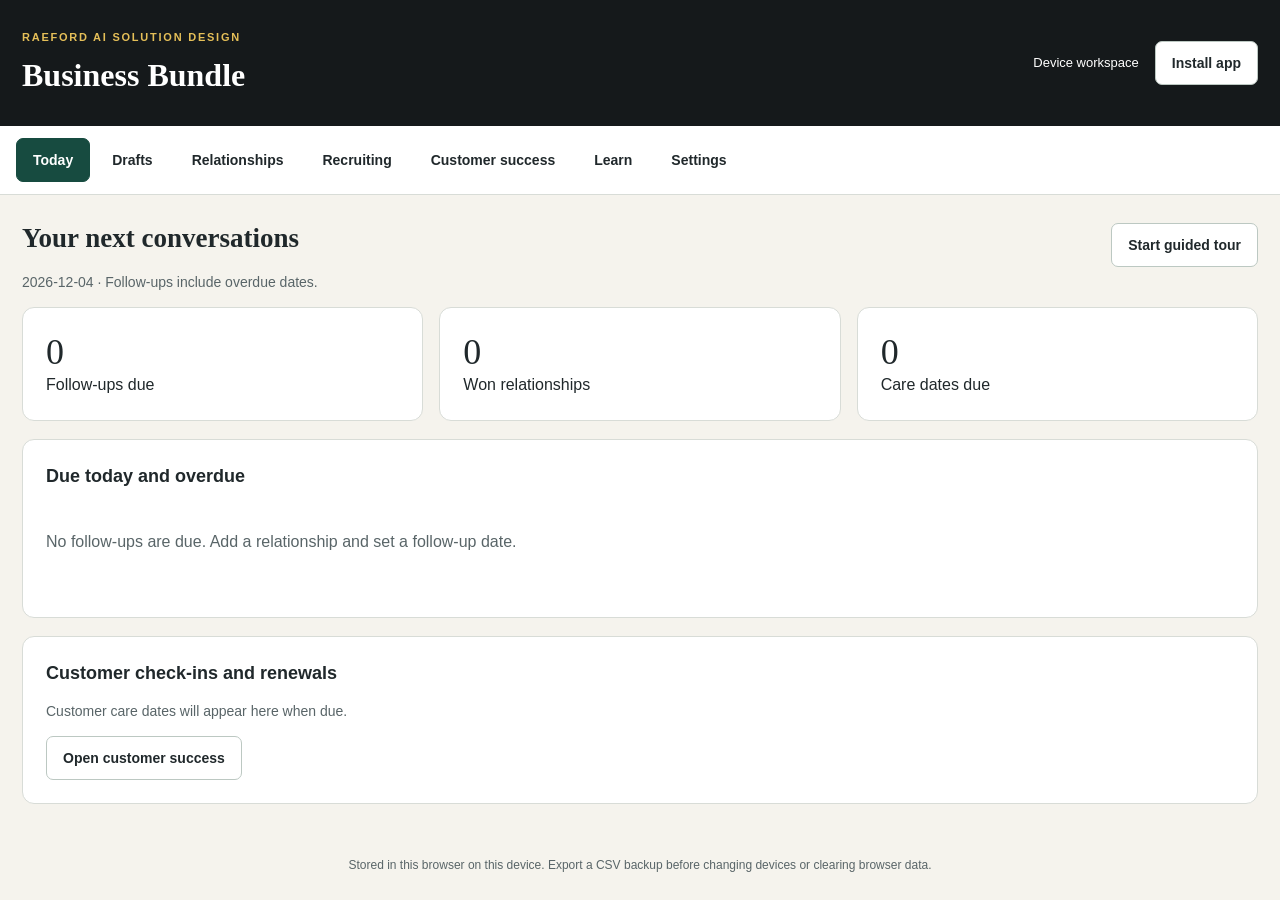
<file: business-bundle/index.html>
<!doctype html>
<html lang="en">
  <head>
    <meta charset="utf-8" />
    <meta name="viewport" content="width=device-width,initial-scale=1" />
    <meta name="theme-color" content="#15191b" />
    <meta name="apple-mobile-web-app-capable" content="yes" />
    <meta
      name="description"
      content="Outreach drafts, relationships and customer care stored on your device."
    />
    <title>Business Bundle | Raeford</title>
    <link rel="manifest" href="manifest.webmanifest" />
    <link rel="icon" href="icon-192.png" />
    <link rel="apple-touch-icon" href="icon-192.png" />
    <link rel="stylesheet" href="styles.css" />
    <script defer src="drafts.js"></script>
    <script defer src="tutor.js"></script>
    <script defer src="app.js"></script>
  </head>
  <body>
    <header>
      <div>
        <span class="brand">RAEFORD AI SOLUTION DESIGN</span>
        <h1>Business Bundle</h1>
      </div>
      <div class="header-actions">
        <span id="save-status" role="status">Device workspace</span
        ><button id="install" hidden>Install app</button>
      </div>
    </header>
    <nav aria-label="Workspace" id="nav"></nav>
    <main id="main"></main>
    <div id="notice" role="status" aria-live="polite"></div>
    <dialog id="tour">
      <h2 id="tour-title"></h2>
      <p id="tour-body"></p>
      <p id="tour-position"></p>
      <div class="actions">
        <button id="tour-close">Close tour</button
        ><button id="tour-next" class="primary">Next</button>
      </div>
    </dialog>
    <footer>
      Stored in this browser on this device. Export a CSV backup before changing
      devices or clearing browser data.
    </footer>
  </body>
</html>
</file>
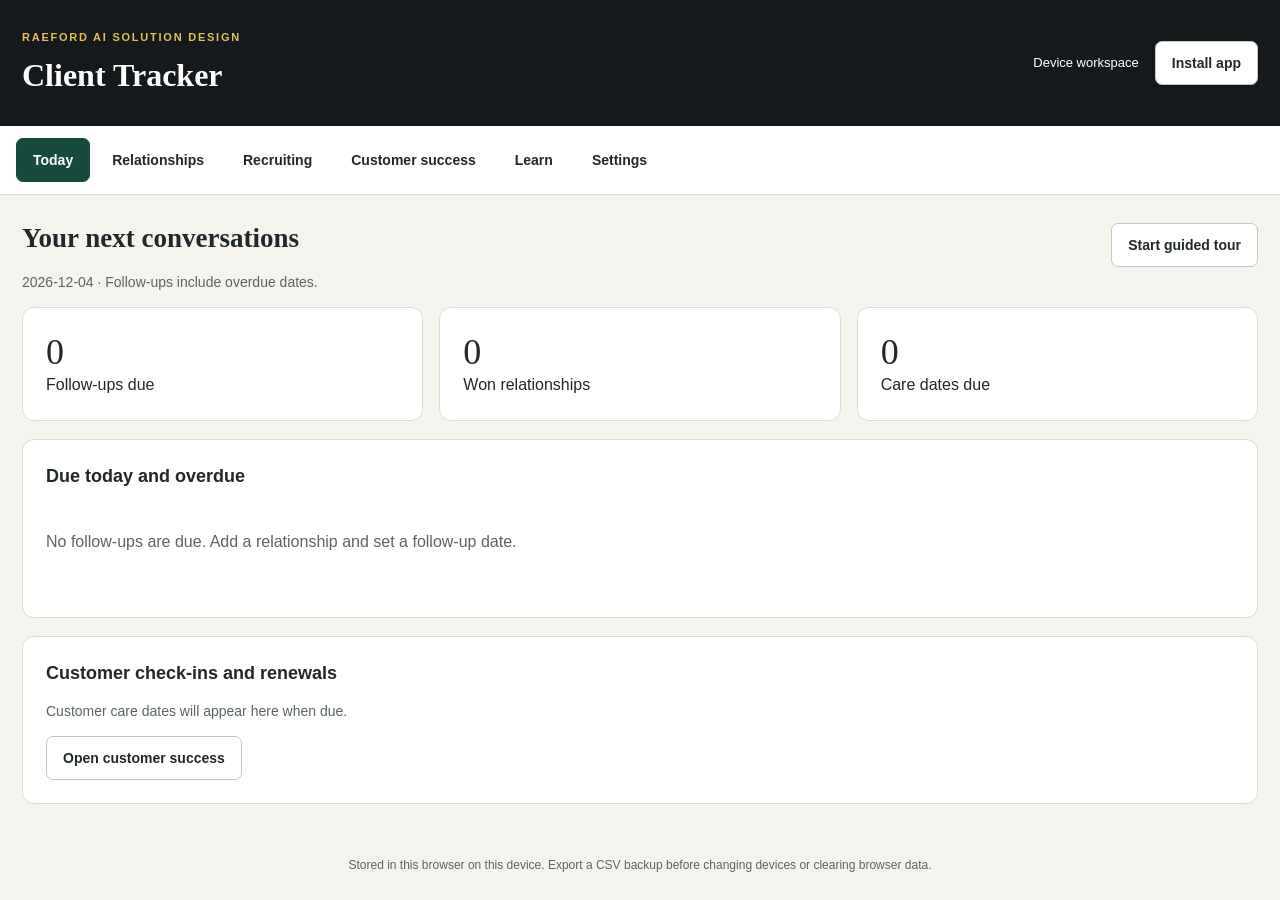
<file: client-tracker/index.html>
<!doctype html>
<html lang="en">
  <head>
    <meta charset="utf-8" />
    <meta name="viewport" content="width=device-width,initial-scale=1" />
    <meta name="theme-color" content="#15191b" />
    <meta name="apple-mobile-web-app-capable" content="yes" />
    <meta
      name="description"
      content="Relationships, recruiting and customer care stored on your device."
    />
    <title>Client Tracker | Raeford</title>
    <link rel="manifest" href="manifest.webmanifest" />
    <link rel="icon" href="icon-192.png" />
    <link rel="apple-touch-icon" href="icon-192.png" />
    <link rel="stylesheet" href="styles.css" />
    <script defer src="drafts.js"></script>
    <script defer src="tutor.js"></script>
    <script defer src="app.js"></script>
  </head>
  <body>
    <header>
      <div>
        <span class="brand">RAEFORD AI SOLUTION DESIGN</span>
        <h1>Client Tracker</h1>
      </div>
      <div class="header-actions">
        <span id="save-status" role="status">Device workspace</span
        ><button id="install" hidden>Install app</button>
      </div>
    </header>
    <nav aria-label="Workspace" id="nav"></nav>
    <main id="main"></main>
    <div id="notice" role="status" aria-live="polite"></div>
    <dialog id="tour">
      <h2 id="tour-title"></h2>
      <p id="tour-body"></p>
      <p id="tour-position"></p>
      <div class="actions">
        <button id="tour-close">Close tour</button
        ><button id="tour-next" class="primary">Next</button>
      </div>
    </dialog>
    <footer>
      Stored in this browser on this device. Export a CSV backup before changing
      devices or clearing browser data.
    </footer>
  </body>
</html>
</file>
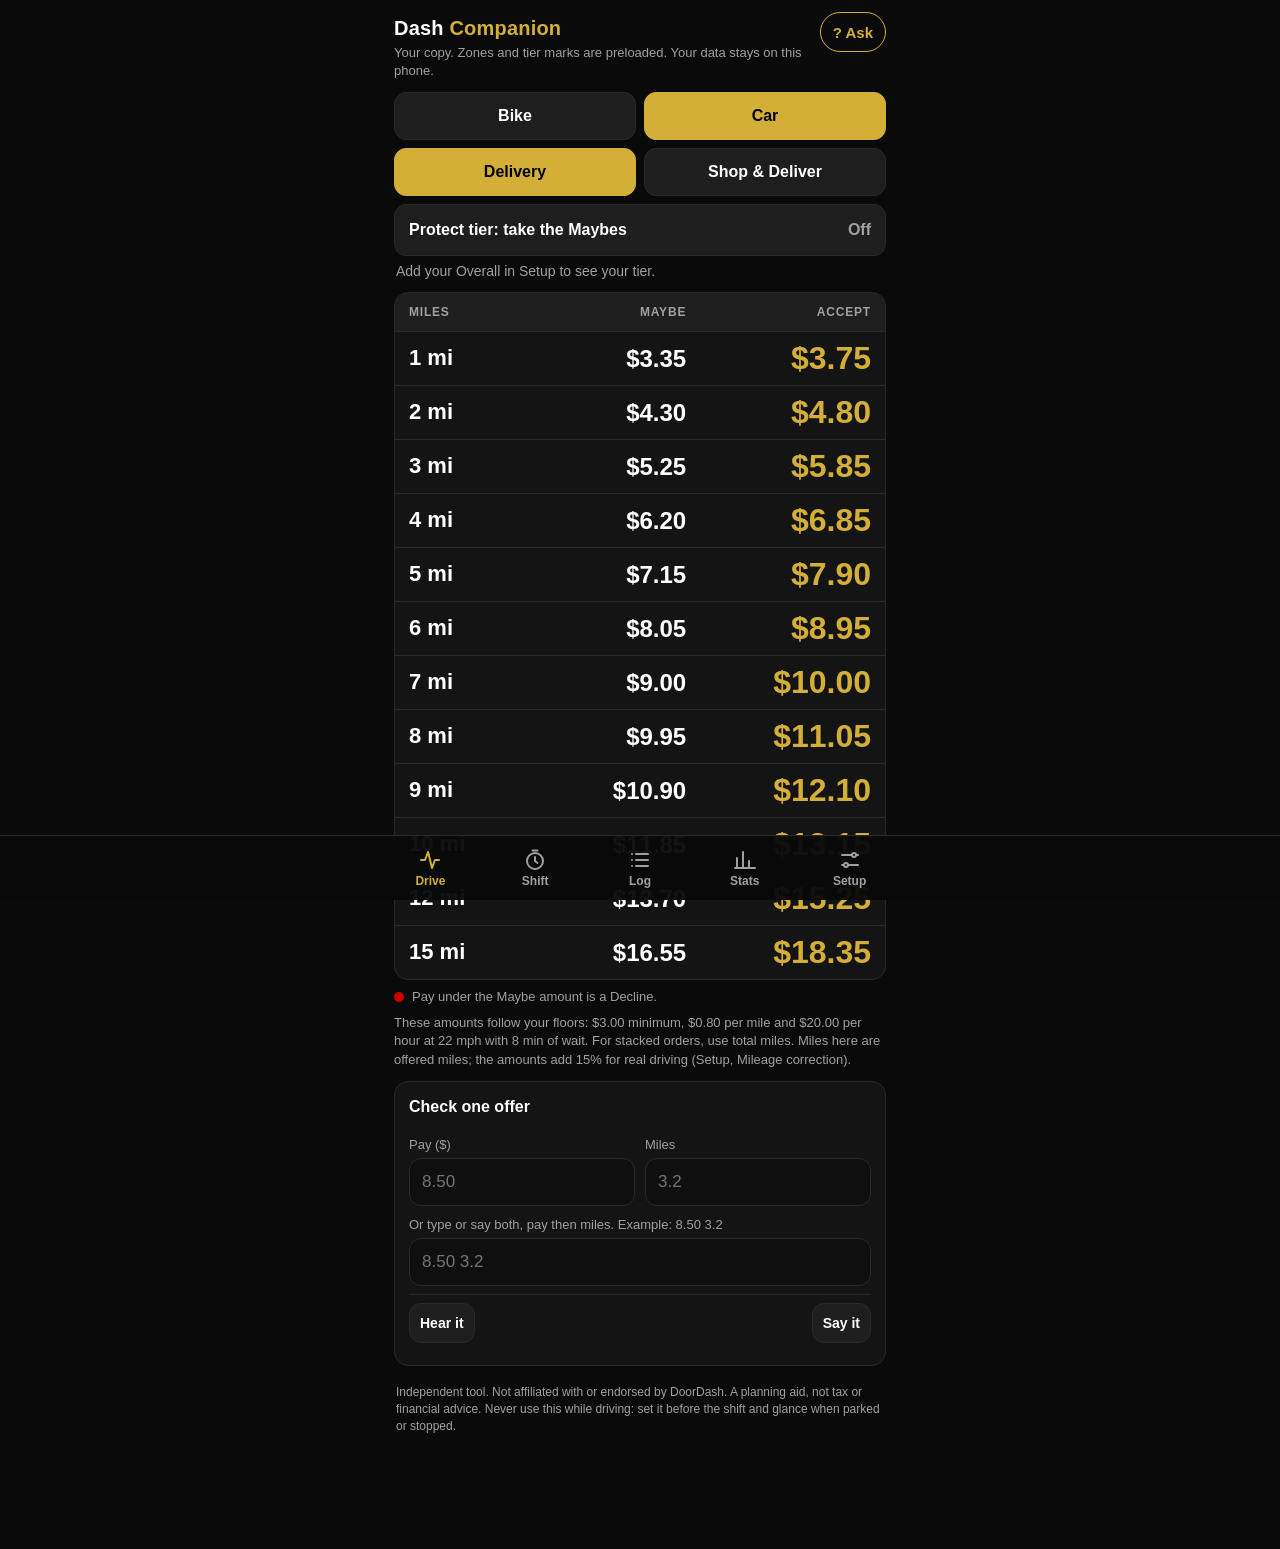
<file: mine/index.html>
<!DOCTYPE html>
<html lang="en">
<head>
<meta charset="utf-8">
<meta name="viewport" content="width=device-width,initial-scale=1,viewport-fit=cover">
<meta name="theme-color" content="#0A0A0A">
<meta name="apple-mobile-web-app-capable" content="yes">
<meta name="mobile-web-app-capable" content="yes">
<meta name="apple-mobile-web-app-status-bar-style" content="black-translucent">
<meta name="apple-mobile-web-app-title" content="Dash Companion">
<meta name="robots" content="noindex">
<link rel="manifest" href="/mine/manifest.webmanifest">
<link rel="apple-touch-icon" href="/icon-180.png">
<link rel="icon" type="image/png" href="/icon-180.png">
<title>Dash Companion</title>
<style>
:root{--bg:#0A0A0A;--c1:#141414;--c2:#1E1E1E;--red:#CC0000;--red2:#990000;--gold:#D4AF37;--w:#FFFFFF;--mut:#A0A0A0;--line:#2a2a2a}
*{box-sizing:border-box;-webkit-tap-highlight-color:transparent}
html,body{margin:0;background:var(--bg);color:var(--w);font:16px/1.4 -apple-system,BlinkMacSystemFont,"SF Pro Text","Segoe UI",Roboto,Helvetica,Arial,sans-serif}
body{padding:calc(env(safe-area-inset-top) + 10px) 14px calc(96px + env(safe-area-inset-bottom));max-width:520px;margin:0 auto}
h1{font-size:20px;margin:4px 0 2px;letter-spacing:.2px}
h1 span{color:var(--gold)}
h2{font-size:15px;margin:0 0 8px;color:var(--gold);text-transform:uppercase;letter-spacing:.8px}
h3{font-size:16px;margin:0 0 8px}
.sub{color:var(--mut);font-size:13px;margin:0 0 12px}
.hint{color:var(--mut);font-size:13px;margin:8px 0 0}
.card{background:var(--c1);border:1px solid var(--line);border-radius:14px;padding:14px;margin:12px 0}
.tab{display:none}.tab.on{display:block}
.seg{display:grid;grid-template-columns:1fr 1fr;gap:8px;margin:8px 0}
.seg button,.btn{min-height:48px;border-radius:12px;border:1px solid var(--line);background:var(--c2);color:var(--w);font-size:16px;font-weight:600;padding:10px 12px}
.seg button[aria-pressed="true"]{background:var(--gold);color:#000;border-color:var(--gold)}
.btn.gold{background:var(--gold);color:#000;border-color:var(--gold)}
.btn.red{background:var(--red);border-color:var(--red);color:#fff}
.btn.alt{background:var(--c2)}
.btn.sm{min-height:40px;font-size:14px;padding:6px 10px}
.btn.big{width:100%;min-height:64px;font-size:20px}
.btn.arm{background:var(--red2);border-color:var(--red)}
.prot{width:100%;display:flex;justify-content:space-between;align-items:center;min-height:52px;border-radius:12px;border:1px solid var(--line);background:var(--c2);color:var(--w);font-size:16px;font-weight:600;padding:10px 14px;margin:4px 0}
.prot[aria-pressed="true"]{border-color:var(--gold);box-shadow:inset 0 0 0 1px var(--gold)}
.prot b{color:var(--mut)}.prot[aria-pressed="true"] b{color:var(--gold)}
.tierline{font-size:14px;color:var(--mut);margin:6px 2px 10px}
.tierline b{color:var(--w)}
.ladder{border:1px solid var(--line);border-radius:14px;overflow:hidden;background:var(--c1)}
.lr{display:grid;grid-template-columns:.8fr 1fr 1.2fr;align-items:center;padding:0 14px;min-height:54px;border-top:1px solid var(--line)}
.lr.hd{min-height:38px;border-top:0;background:var(--c2);color:var(--mut);font-size:12px;text-transform:uppercase;letter-spacing:.8px}
.lr .mi{font-size:22px;font-weight:700}
.lr .mb{font-size:24px;font-weight:600;color:var(--w);text-align:right}
.lr .ac{font-size:32px;font-weight:800;color:var(--gold);text-align:right}
.lr.hd span{font-size:12px;font-weight:600;color:var(--mut)}
.lr.hd span:nth-child(n+2){text-align:right}
.foot{display:flex;gap:8px;align-items:center;margin-top:8px;font-size:13px;color:var(--mut)}
.dot{width:10px;height:10px;border-radius:50%;background:var(--red);display:inline-block}
label{display:block;font-size:13px;color:var(--mut);margin:10px 0 4px}
input,select,textarea{width:100%;min-height:48px;border-radius:12px;border:1px solid var(--line);background:#0f0f0f;color:var(--w);font-size:17px;padding:10px 12px}
textarea{min-height:120px;font-size:14px}
input:focus,select:focus,textarea:focus{outline:2px solid var(--gold);outline-offset:0}
.g2{display:grid;grid-template-columns:1fr 1fr;gap:10px}
.verdict{margin-top:10px;border-radius:12px;padding:12px 14px;background:var(--c2);border:1px solid var(--line)}
.verdict .vw{font-size:30px;font-weight:800;letter-spacing:.5px}
.v-accept .vw{color:var(--gold)}.v-maybe .vw{color:var(--w)}.v-decline .vw{color:var(--red)}
.v-accept{border-color:var(--gold)}.v-decline{border-color:var(--red)}
.timer{font-size:54px;font-weight:800;text-align:center;letter-spacing:1px;margin:6px 0 12px;font-variant-numeric:tabular-nums}
.row{display:flex;justify-content:space-between;gap:10px;padding:8px 0;border-top:1px solid var(--line);font-size:15px}
.row:first-of-type{border-top:0}
.row b{font-variant-numeric:tabular-nums}
.day{margin:14px 2px 4px;color:var(--gold);font-size:13px;text-transform:uppercase;letter-spacing:.8px;display:flex;justify-content:space-between}
.ent{background:var(--c1);border:1px solid var(--line);border-radius:12px;padding:10px 12px;margin:6px 0}
.ent .top{display:flex;justify-content:space-between;font-weight:700;font-size:17px}
.ent .meta{color:var(--mut);font-size:13px;margin:2px 0 8px}
.bar{height:8px;border-radius:4px;background:var(--c2);overflow:hidden;margin-top:4px}
.bar i{display:block;height:100%;background:var(--gold)}
.bar.red i{background:var(--red)}
.msg{color:var(--gold);font-size:14px;margin-top:8px;min-height:18px}
.msg.err{color:#ff6b6b}
nav{position:fixed;left:0;right:0;bottom:0;background:rgba(10,10,10,.96);border-top:1px solid var(--line);padding:6px 6px calc(6px + env(safe-area-inset-bottom));z-index:9}
nav .in{max-width:520px;margin:0 auto;display:grid;grid-template-columns:repeat(5,1fr);gap:4px}
nav button{background:none;border:0;color:var(--mut);font-size:12px;font-weight:600;padding:6px 0;min-height:52px;display:flex;flex-direction:column;align-items:center;gap:2px}
nav button svg{width:24px;height:24px;stroke:currentColor;fill:none;stroke-width:2;stroke-linecap:round;stroke-linejoin:round}
nav button[aria-current="page"]{color:var(--gold)}
.disc{color:var(--mut);font-size:12px;margin:18px 2px}
a{color:var(--gold)}
details summary{min-height:44px;display:flex;align-items:center;color:var(--gold);font-weight:600}
.pill{display:inline-block;border:1px solid var(--line);border-radius:999px;padding:2px 10px;font-size:12px;color:var(--mut)}
</style>
</head>
<body>
<h1>Dash <span>Companion</span></h1>
<p class="sub" id="presetLine">Free tool for DoorDash dashers. Your data stays on this phone.</p>

<!-- DRIVE -->
<section class="tab on" id="t-drive">
  <p class="hint" id="bkNudge" style="display:none;margin:0 0 8px"></p>
  <div class="seg" id="segMode"><button data-mode="b" aria-pressed="false">Bike</button><button data-mode="c" aria-pressed="true">Car</button></div>
  <div class="seg" id="segType"><button data-shop="0" aria-pressed="true">Delivery</button><button data-shop="1" aria-pressed="false">Shop &amp; Deliver</button></div>
  <button class="prot" id="protect" aria-pressed="false"><span>Protect tier: take the Maybes</span><b id="protectState">Off</b></button>
  <div class="tierline" id="tierLine"></div>
  <div class="ladder" id="ladder"></div>
  <div class="foot"><span class="dot"></span><span id="ladderFoot">Pay under the Maybe amount is a Decline.</span></div>
  <p class="hint" id="ladderNote"></p>
  <div class="card">
    <h3>Check one offer</h3>
    <div class="g2"><div><label for="qPay">Pay ($)</label><input id="qPay" type="text" inputmode="decimal" autocomplete="off" placeholder="8.50"></div><div><label for="qMi">Miles</label><input id="qMi" type="text" inputmode="decimal" autocomplete="off" placeholder="3.2"></div></div>
    <label for="qOffer">Or type or say both, pay then miles. Example: 8.50 3.2</label>
    <input id="qOffer" type="text" inputmode="text" autocomplete="off" autocapitalize="off" placeholder="8.50 3.2">
    <div class="row" style="gap:8px;margin-top:8px"><button class="btn sm" id="qHear" type="button">Hear it</button><button class="btn sm alt" id="qMic" type="button" style="display:none">Say it</button></div>
    <div id="qResult"></div>
  </div>
  <p class="disc">Independent tool. Not affiliated with or endorsed by DoorDash. A planning aid, not tax or financial advice. Never use this while driving: set it before the shift and glance when parked or stopped.</p>
</section>

<!-- SHIFT -->
<section class="tab" id="t-shift">
  <div class="card" id="shiftCard">
    <h2>Shift</h2>
    <div id="shiftIdle">
      <label for="startZone">Zone</label>
      <select id="startZone"></select>
      <button class="btn gold big" id="startBtn" style="margin-top:12px">Start shift</button>
      <p class="hint">The timer is optional. You can also type your hours when the shift ends.</p>
    </div>
    <div id="shiftOn" hidden>
      <div class="timer" id="timer">0:00:00</div>
      <button class="btn red big" id="endBtn">End shift</button>
    </div>
  </div>
  <div class="card" id="endCard">
    <h2>End of shift</h2>
    <div class="g2">
      <div><label for="eEarn">Total earned ($)</label><input id="eEarn" type="number" inputmode="decimal" step="0.01" min="0"></div>
      <div><label for="eMiles">Miles driven or ridden</label><input id="eMiles" type="number" inputmode="decimal" step="0.1" min="0"></div>
      <div><label for="eHours">Hours worked</label><input id="eHours" type="text" inputmode="decimal" placeholder="4.5 or 4:30"></div>
      <div><label for="eOrders">Orders (optional)</label><input id="eOrders" type="number" inputmode="numeric" min="0"></div>
    </div>
    <label for="eZone">Zone</label>
    <select id="eZone"></select>
    <label for="eOver">Overall rating after this shift (optional)</label>
    <input id="eOver" type="number" inputmode="decimal" min="0" max="120">
    <details><summary>Different end date or time</summary>
      <div class="g2"><div><label for="eDate">Date</label><input id="eDate" type="date"></div><div><label for="eTime">Time</label><input id="eTime" type="time"></div></div>
    </details>
    <div class="g2" style="margin-top:12px"><button class="btn gold" id="eSave">Save shift</button><button class="btn alt" id="eDiscard">Clear</button></div>
    <div class="msg" id="eMsg"></div>
  </div>
  <div class="card" id="sumCard" hidden><h2>Shift summary</h2><div id="sumBody"></div></div>
</section>

<!-- LOG -->
<section class="tab" id="t-log">
  <h2>Log</h2>
  <div id="logList"></div>
  <div class="card" id="tripCard">
    <h3>Mileage check</h3>
    <p class="hint" style="margin-top:0">Log a trip's offered miles, then add the actual miles you drove when you know them. After 5 trips with both, you see your own correction.</p>
    <div class="g2"><div><label for="tOff">Offered miles</label><input id="tOff" type="text" inputmode="decimal" autocomplete="off" placeholder="3.2"></div><div><label for="tAct">Actual miles (optional)</label><input id="tAct" type="text" inputmode="decimal" autocomplete="off" placeholder="3.9"></div></div>
    <button class="btn gold" id="tAdd" type="button" style="margin-top:10px;width:100%">Save trip</button>
    <div class="msg" id="tMsg"></div>
    <div id="tripOut"></div>
    <div id="tripList"></div>
  </div>
  <div class="card">
    <h3>Export</h3>
    <button class="btn alt" id="csvBtn">Show CSV</button>
    <textarea id="csvText" hidden aria-label="CSV text"></textarea>
    <div class="msg" id="csvMsg"></div>
  </div>
</section>

<!-- STATS -->
<section class="tab" id="t-stats">
  <h2>Stats</h2>
  <div class="seg" id="segRange" style="grid-template-columns:repeat(3,1fr)"><button data-r="7" aria-pressed="true">7 days</button><button data-r="30" aria-pressed="false">30 days</button><button data-r="0" aria-pressed="false">All</button></div>
  <div id="statBody"></div>
  <div class="card">
    <h3>Shopping checks</h3>
    <p class="hint" style="margin-top:0">Type the numbers from your Ratings screen. Targets are in Setup.</p>
    <div class="g2" id="shopFields"></div>
    <div id="shopOut" style="margin-top:10px"></div>
  </div>
</section>

<!-- SETUP -->
<section class="tab" id="t-setup">
  <h2>Setup</h2>
  <div class="card">
    <h3>Your pay floors</h3>
    <div class="g2">
      <div><label for="s_minPay">Minimum pay ($)</label><input id="s_minPay" data-s="minPay" type="number" inputmode="decimal" step="0.25"></div>
      <div><label for="s_minMile">Minimum per mile ($)</label><input id="s_minMile" data-s="minMile" type="number" inputmode="decimal" step="0.05"></div>
      <div><label for="s_minHour">Minimum per hour ($)</label><input id="s_minHour" data-s="minHour" type="number" inputmode="decimal" step="0.5"></div>
      <div><label for="s_mileCorr">Mileage correction (percent)</label><input id="s_mileCorr" data-s="mileCorr" type="number" inputmode="decimal" step="1" min="0" max="100"></div>
      <div><label for="s_overhead">Wait + handoff (min)</label><input id="s_overhead" data-s="overhead" type="number" inputmode="decimal" step="1"></div>
      <div><label for="s_shopMins">Shopping time (min)</label><input id="s_shopMins" data-s="shopMins" type="number" inputmode="decimal" step="1"></div>
      <div><label for="s_maybePct">Maybe band (percent)</label><input id="s_maybePct" data-s="maybePct" type="number" inputmode="decimal" step="1"></div>
    </div>
    <p class="hint">Accept means all three floors pass. Maybe means exactly one floor is missed by the Maybe band or less. Anything else is a Decline.</p>
    <p class="hint">Mileage correction adds this percent to the offered miles before every check, because offer miles can run short of the miles you really drive. 0 uses the offered miles as they are. Log a few trips under Log, Mileage check, to measure your own number.</p>
  </div>
  <div class="card">
    <h3>Bike and car</h3>
    <div class="g2">
      <div><label for="s_bikeMph">Bike speed (mph)</label><input id="s_bikeMph" data-s="bikeMph" type="number" inputmode="decimal" step="0.5"></div>
      <div><label for="s_bikeCost">Bike cost per mile ($)</label><input id="s_bikeCost" data-s="bikeCost" type="number" inputmode="decimal" step="0.01"></div>
      <div><label for="s_carMph">Car speed (mph)</label><input id="s_carMph" data-s="carMph" type="number" inputmode="decimal" step="1"></div>
      <div><label for="s_carCost">Car fuel + upkeep per mile ($)</label><input id="s_carCost" data-s="carCost" type="number" inputmode="decimal" step="0.01"></div>
    </div>
  </div>
  <div class="card">
    <h3>Goals and taxes</h3>
    <div class="g2">
      <div><label for="s_goal">Daily goal ($)</label><input id="s_goal" data-s="goal" type="number" inputmode="decimal" step="5"></div>
      <div><label for="s_taxPct">Tax set-aside (percent)</label><input id="s_taxPct" data-s="taxPct" type="number" inputmode="decimal" step="1"></div>
    </div>
  </div>
  <div class="card">
    <h3>Tier marks</h3>
    <p class="hint" style="margin-top:0">Copy the point marks from your Dasher Ratings screen. They can differ by market.</p>
    <div class="g2">
      <div><label for="s_pM1">Silver mark</label><input id="s_pM1" data-s="pM1" type="number" inputmode="decimal"></div>
      <div><label for="s_pM2">Gold mark</label><input id="s_pM2" data-s="pM2" type="number" inputmode="decimal"></div>
      <div><label for="s_pM3">Platinum mark</label><input id="s_pM3" data-s="pM3" type="number" inputmode="decimal"></div>
      <div><label for="s_pOverall">Your Overall</label><input id="s_pOverall" data-s="pOverall" type="number" inputmode="decimal"></div>
      <div><label for="s_platStreak">Platinum Pass streak (deliveries)</label><input id="s_platStreak" data-s="platStreak" type="number" inputmode="numeric" step="1"></div>
    </div>
    <p class="hint">Platinum Pass: 200 deliveries in a row at Platinum. Dropping below Platinum resets it, per DoorDash's Help Center. It is for select Dashers and varies by market, so check your Ratings tab. The app adds orders when you enter an Overall at the Platinum mark or higher at the end of a shift. Treat it as an estimate and correct it here.</p>
    <h3 style="margin-top:14px">Your factor points</h3>
    <div class="g2">
      <div><label for="s_pAcc">Acceptance (of 30)</label><input id="s_pAcc" data-s="pAcc" type="number" inputmode="decimal"></div>
      <div><label for="s_pComp">Completion (of 15)</label><input id="s_pComp" data-s="pComp" type="number" inputmode="decimal"></div>
      <div><label for="s_pOnt">On-time (of 30)</label><input id="s_pOnt" data-s="pOnt" type="number" inputmode="decimal"></div>
      <div><label for="s_pQual">Quality (of 10)</label><input id="s_pQual" data-s="pQual" type="number" inputmode="decimal"></div>
      <div><label for="s_pCust">Customer rating (of 10)</label><input id="s_pCust" data-s="pCust" type="number" inputmode="decimal"></div>
      <div><label for="s_pOrd">Last 30 days orders (of 5)</label><input id="s_pOrd" data-s="pOrd" type="number" inputmode="decimal"></div>
    </div>
    <div id="factorOut"></div>
    <p class="hint">The app trusts the Overall you type. It does not add the factors up, because DoorDash does not publish its math.</p>
  </div>
  <div class="card">
    <h3>Shopping targets</h3>
    <div class="g2">
      <div><label for="s_tOrig">Original items found (percent, at least)</label><input id="s_tOrig" data-s="tOrig" type="number" inputmode="decimal"></div>
      <div><label for="s_tTot">Total items found (percent, at least)</label><input id="s_tTot" data-s="tTot" type="number" inputmode="decimal"></div>
      <div><label for="s_tSub">Substitution issues (percent, below)</label><input id="s_tSub" data-s="tSub" type="number" inputmode="decimal"></div>
      <div><label for="s_tQual">Quality issues (percent, below)</label><input id="s_tQual" data-s="tQual" type="number" inputmode="decimal"></div>
      <div><label for="s_tWrong">Wrong or missing (percent, below)</label><input id="s_tWrong" data-s="tWrong" type="number" inputmode="decimal"></div>
      <div><label for="s_tLife">Lifetime shopping orders (at least)</label><input id="s_tLife" data-s="tLife" type="number" inputmode="decimal"></div>
    </div>
  </div>
  <div class="card">
    <h3>Zones</h3>
    <div id="zoneList"></div>
    <div class="g2" style="grid-template-columns:1fr auto;margin-top:8px"><input id="zNew" type="text" placeholder="New zone name" autocomplete="off"><button class="btn gold" id="zAdd">Add</button></div>
    <div class="msg" id="zMsg"></div>
  </div>
  <div class="card">
    <h3>Backup</h3>
    <p class="hint" style="margin-top:0">Your data lives in this browser on this phone. Copy a backup now and then and save it somewhere safe.</p>
    <p class="hint" id="bkLast" style="margin:4px 0 8px"></p>
    <div class="g2"><button class="btn alt" id="bkShow">Show backup</button><button class="btn alt" id="bkImport">Restore from text</button></div>
    <button class="btn alt" id="bkShare" type="button" style="display:none;margin-top:8px;width:100%">Share backup file</button>
    <textarea id="bkText" aria-label="Backup text" placeholder="Backup appears here. To restore, paste a backup here and tap Restore from text. This works with backups from the earlier version too."></textarea>
    <div class="msg" id="bkMsg"></div>
  </div>
  <div class="card">
    <h3>Erase everything</h3>
    <button class="btn alt" id="wipeBtn">Erase all data</button>
    <div class="msg" id="wipeMsg"></div>
  </div>
  <p class="disc">Built by <a href="https://raefordaisolutiondesign.com/dash-companion-free-app/">Raeford AI Solution Design</a>. Independent tool. Not affiliated with or endorsed by DoorDash. A planning aid, not tax or financial advice.</p>
</section>

<nav><div class="in" id="tabs">
  <button data-tab="drive" aria-current="page"><svg viewBox="0 0 24 24"><path d="M3 12h4l3-8 4 16 3-8h4"/></svg>Drive</button>
  <button data-tab="shift"><svg viewBox="0 0 24 24"><circle cx="12" cy="13" r="8"/><path d="M12 9v4l2.5 2M9.5 2.5h5"/></svg>Shift</button>
  <button data-tab="log"><svg viewBox="0 0 24 24"><path d="M8 6h12M8 12h12M8 18h12M4 6h.01M4 12h.01M4 18h.01"/></svg>Log</button>
  <button data-tab="stats"><svg viewBox="0 0 24 24"><path d="M4 20V10M10 20V4M16 20v-7M22 20H2"/></svg>Stats</button>
  <button data-tab="setup"><svg viewBox="0 0 24 24"><path d="M4 7h10M18 7h2M4 17h2M10 17h10"/><circle cx="16" cy="7" r="2"/><circle cx="8" cy="17" r="2"/></svg>Setup</button>
</div></nav>

<script>
(function(){
'use strict';
var MINE=/\/mine(\/|\/index\.html)?$/.test(location.pathname)||/[?&]p=mine\b/.test(location.search);
var KEY=MINE?'dashCompanion.mine2':'dashCompanion.open2';
var OLDKEY=MINE?'dashCompanion.mine1':'dashCompanion.open1';
var DEFZONES=['Cottonwood Heights','Midvale','Sandy'];
var DEF={ver:4,goal:100,stretch:200,minPay:3,minMile:0.8,minHour:20,mileCorr:15,overhead:8,shopMins:20,maybePct:10,taxPct:25,
  protect:false,mode:'c',carMph:22,carCost:0.27,bikeMph:10,bikeCost:0,
  platStreak:0,pOverall:null,pM1:null,pM2:null,pM3:null,pAcc:null,pComp:null,pOnt:null,pQual:null,pCust:null,pOrd:null,
  shOrig:null,shTot:null,shSub:null,shQual:null,shWrong:null,shLife:null,
  tOrig:null,tTot:null,tSub:null,tQual:null,tWrong:null,tLife:null};
if(MINE){DEF.pM1=55;DEF.pM2=75;DEF.pM3=85;DEF.tOrig=96;DEF.tTot=99;DEF.tSub=1;DEF.tQual=1;DEF.tWrong=1;DEF.tLife=20;}
var $=function(id){return document.getElementById(id);};
function esc(t){return String(t).replace(/&/g,'&amp;').replace(/</g,'&lt;').replace(/>/g,'&gt;').replace(/"/g,'&quot;');}
function money(n){return '$'+(isFinite(n)?n:0).toFixed(2);}
function money0(n){return '$'+Math.round(isFinite(n)?n:0);}
function uid(){return Date.now().toString(36)+Math.random().toString(36).slice(2,6);}
function isNum(x){return typeof x==='number'&&isFinite(x);}
/* allowed range per setting; anything outside (or not a number) falls back to the default */
var LIM={mileCorr:[0,100],goal:[0,1e6],stretch:[0,1e6],minPay:[0,1000],minMile:[0,100],minHour:[0,1000],overhead:[0,120],shopMins:[0,240],maybePct:[0,50],taxPct:[0,100],carMph:[1,100],bikeMph:[1,60],carCost:[0,10],bikeCost:[0,10]};
function sane(st){Object.keys(LIM).forEach(function(k){var v=st[k],l=LIM[k];if(!isNum(v)||v<l[0]||v>l[1])st[k]=DEF[k];});if(st.mode!=='b')st.mode='c';st.protect=st.protect===true;return st;}

function mig(x){
  var st=Object.assign({},DEF,x||{});
  if(x&&x.mph!=null&&x.carMph==null)st.carMph=x.mph;
  if(x&&!(x.ver>=2)&&st.minMile===2)st.minMile=0.8;
  if(!isNum(st.maybePct))st.maybePct=10;
  if(x&&!(x.ver>=3)){if(st.tQual==null)st.tQual=DEF.tQual;if(st.tWrong==null)st.tWrong=DEF.tWrong;}
  st.ver=4;return sane(st);
}
function cleanId(x){return String(x==null?'':x).replace(/[^A-Za-z0-9_-]/g,'').slice(0,40);}
function numOr(x,d){return (typeof x==='number'||(typeof x==='string'&&x.trim()!==''))&&isFinite(+x)?+x:d;}
function cleanStr(x){return String(x==null?'':x).slice(0,60);}
function cleanRows(a,nums,ids){
  return (Array.isArray(a)?a:[]).filter(function(o){return o&&typeof o==='object'&&!Array.isArray(o);}).map(function(o){
    var r={};Object.keys(o).forEach(function(k){if(k!=='__proto__')r[k]=o[k];});
    ids.forEach(function(k){if(k in r)r[k]=cleanId(r[k]);});
    nums.forEach(function(k){if(k in r&&r[k]!=null)r[k]=numOr(r[k],0);});
    if('z' in r)r.z=cleanStr(r.z);
    if('md' in r)r.md=r.md==='b'?'b':'c';
    return r;
  });
}
function fromObj(o){
  o=o&&typeof o==='object'?o:{};
  var d=o.draft&&typeof o.draft==='object'?{end:numOr(o.draft.end,Date.now()),ms:numOr(o.draft.ms,0),z:cleanStr(o.draft.z),md:o.draft.md==='b'?'b':'c'}:null;
  return {settings:mig(o.settings&&typeof o.settings==='object'?o.settings:null),
    deliveries:cleanRows(o.deliveries,['ts','pay','miles','n','hrs','m','tm'],['id']),
    shifts:cleanRows(o.shifts,['start','end','s0','hrs','m','tm'],['id','did']),
    trips:cleanRows(o.trips,['ts','off','act'],['id']),
    events:Array.isArray(o.events)?o.events:[],
    zones:Array.isArray(o.zones)?o.zones.filter(function(z){return typeof z==='string'&&z.trim();}).map(cleanStr):(MINE?DEFZONES.slice():[]),
    curZone:cleanStr(o.curZone),pend:Array.isArray(o.pend)?o.pend:[],draft:d};
}
function blank(){return fromObj({});}
function load(){
  try{var r=localStorage.getItem(KEY);if(r)return fromObj(JSON.parse(r));}catch(e){}
  try{var q=localStorage.getItem(OLDKEY);if(q){var s=fromObj(JSON.parse(q));try{localStorage.setItem(KEY,JSON.stringify(s));}catch(e2){}return s;}}catch(e){}
  var b=blank();if(MINE)b.curZone=DEFZONES[0];return b;
}
var S=load();
function save(){try{localStorage.setItem(KEY,JSON.stringify(S));}catch(e){}try{renderBk();}catch(e){}}
/* backup reminder: own key, never part of S, never read by any verdict code */
var BKKEY=KEY+'.lastBackup';
function bkGet(){try{var o=JSON.parse(localStorage.getItem(BKKEY)||'null');if(o&&typeof o.ts==='number'&&isFinite(o.ts)&&o.ts>0&&o.ts<=Date.now()+60000)return {ts:o.ts,n:(Number.isInteger(o.n)&&o.n>=0&&o.n<=100000)?o.n:0};}catch(e){}return null;}
var bkGen=0;
function bkMark(n,g){if(typeof g==='number'&&g!==bkGen)return;try{localStorage.setItem(BKKEY,JSON.stringify({ts:Date.now(),n:(typeof n==='number'?n:doneShifts())}));}catch(e){}renderBk();}
function doneShifts(){return S.shifts.filter(function(x){return x&&x.end;}).length;}
function renderBk(){
  var b=bkGet(),n=doneShifts(),el=$('bkLast'),nd=$('bkNudge');if(!el||!nd)return;
  var since=b?Math.max(0,n-Math.min(b.n,n)):n,days=b?Math.floor((Date.now()-b.ts)/86400000):0;
  el.textContent=b?('Last backed up '+new Date(b.ts).toLocaleDateString()+(since>0?' ('+since+' new shift'+(since===1?'':'s')+' since).':'.')):'Not backed up yet.';
  var due=n>0&&(!b||days>=7||since>=5);
  nd.style.display=due?'':'none';
  nd.textContent=due?(b?'Time for a backup: '+(days>=7?days+' days':since+' new shifts')+' since the last one. Setup, then Backup.':'You have shifts saved but no backup yet. Setup, then Backup.'):'';
}

/* ---------- money math ---------- */
function params(){var st=S.settings,b=st.mode==='b';return {mph:b?st.bikeMph:st.carMph,cost:b?st.bikeCost:st.carCost};}
function minsFor(miles,shop){return miles/params().mph*60+S.settings.overhead+(shop?S.settings.shopMins:0);}
function floorsAt(miles,shop){var st=S.settings;return [st.minPay,miles*st.minMile,minsFor(miles,shop)/60*st.minHour];}
function thresholds(miles,shop){
  var st=S.settings,P=floorsAt(miles,shop).sort(function(a,b){return b-a;});
  var keep=Math.max(0,1-st.maybePct/100);
  var acc=P[0],maybe=Math.min(acc,Math.max(P[1],keep*P[0]));
  if(st.protect)acc=maybe;
  return {acc:acc,maybe:maybe,hardAcc:P[0]};
}
function evaluate(pay,miles,shop){
  var th=thresholds(miles,shop),p=params(),hrs=minsFor(miles,shop)/60;
  var v=pay>=th.acc-1e-9?'accept':(pay>=th.maybe-1e-9?'maybe':'decline');
  var cost=miles*p.cost;
  return {v:v,perMile:miles>0?pay/miles:0,perHour:pay/hrs,net:pay-cost,netHr:(pay-cost)/hrs,th:th,tierTake:S.settings.protect&&pay<th.hardAcc-1e-9&&v==='accept'};
}
/* mileage correction: offered miles plus the Setup percent. 0 percent leaves the offered miles exactly as they are. */
function realMi(miles){var c=S.settings.mileCorr;return c>0?Math.round(miles*(1+c/100)*100)/100:miles;}
function up5(x){return Math.ceil(x*20-1e-9)/20;}
var CAR_ROWS=[1,2,3,4,5,6,7,8,9,10,12,15],BIKE_ROWS=[0.5,1,1.5,2,2.5,3,3.5,4,5,6];
var shopMode=false;

/* ---------- tier ---------- */
var FACT=[['pAcc','Acceptance',30],['pComp','Completion',15],['pOnt','On-time',30],['pQual','Quality',10],['pCust','Customer rating',10],['pOrd','Last 30 days orders',5]];
var MNAMES=[['pM1','Silver'],['pM2','Gold'],['pM3','Platinum']];
function tierText(){
  var st=S.settings,o=st.pOverall;
  if(!isNum(o))return 'Add your Overall in Setup to see your tier.';
  var ms=MNAMES.filter(function(m){return isNum(st[m[0]]);}).map(function(m){return {n:m[1],v:st[m[0]]};}).sort(function(a,b){return a.v-b.v;});
  if(!ms.length)return 'Add your tier marks in Setup.';
  var cur=null,next=null;ms.forEach(function(m){if(m.v<=o)cur=m;else if(!next)next=m;});
  var t='Overall <b>'+o+'</b>: '+(cur?'<b>'+cur.n+'</b>':'below '+ms[0].n)+'.';
  if(next){var g=next.v-o;t+=' '+g+' point'+(g===1?'':'s')+' to '+next.n+' ('+next.v+').';}
  else t+=' You are at the top mark.';
  if(isNum(st.pM3)&&(o>=st.pM3||st.platStreak>0))t+=' Platinum Pass streak: <b>'+(st.platStreak||0)+'</b> of 200.';
  var gaps=FACT.filter(function(f){return isNum(st[f[0]]);}).map(function(f){return {n:f[1],g:f[2]-st[f[0]]};}).filter(function(x){return x.g>0;}).sort(function(a,b){return b.g-a.g;});
  if(gaps.length)t+=' Biggest gap: <b>'+gaps[0].n+'</b> ('+gaps[0].g+' points short).';
  return t;
}

/* ---------- drive tab ---------- */
function renderDrive(){
  var st=S.settings,rows=st.mode==='b'?BIKE_ROWS:CAR_ROWS,h='';
  document.querySelectorAll('#segMode button').forEach(function(b){b.setAttribute('aria-pressed',b.dataset.mode===st.mode?'true':'false');});
  document.querySelectorAll('#segType button').forEach(function(b){b.setAttribute('aria-pressed',(b.dataset.shop==='1')===shopMode?'true':'false');});
  $('protect').setAttribute('aria-pressed',st.protect?'true':'false');
  $('protectState').textContent=st.protect?'On':'Off';
  $('tierLine').innerHTML=tierText();
  h+='<div class="lr hd"><span>Miles</span><span>'+(st.protect?'Maybe':'Maybe')+'</span><span>Accept</span></div>';
  rows.forEach(function(m){
    var th=thresholds(realMi(m),shopMode);
    h+='<div class="lr"><span class="mi">'+m+' mi</span><span class="mb">'+(st.protect?'-':money(up5(th.maybe)))+'</span><span class="ac">'+money(up5(th.acc))+'</span></div>';
  });
  $('ladder').innerHTML=h;
  $('ladderFoot').textContent=st.protect?'Protect tier is on: the Maybe amount counts as Accept. Pay under it is a Decline.':'Pay under the Maybe amount is a Decline.';
  var note='These amounts follow your floors: '+money(st.minPay)+' minimum, '+money(st.minMile)+' per mile and '+money(st.minHour)+' per hour at '+params().mph+' mph with '+st.overhead+' min of wait'+(shopMode?' and '+st.shopMins+' min of shopping':'')+'. For stacked orders, use total miles.';
  if(st.mileCorr>0)note+=' Miles here are offered miles; the amounts add '+st.mileCorr+'% for real driving (Setup, Mileage correction).';
  if(st.protect&&isNum(st.pAcc)&&st.pAcc>=FACT[0][2])note+=' Your Acceptance points are full, so taking Maybes will not add tier points.';
  $('ladderNote').textContent=note;
  renderQuick();
}
var MIC_NEEDS_DOLLARS=true; /* set false to let the Say it button accept bare numbers again */
var NUMW=Object.assign(Object.create(null),{zero:0,one:1,two:2,three:3,four:4,five:5,six:6,seven:7,eight:8,nine:9,ten:10,eleven:11,twelve:12,thirteen:13,fourteen:14,fifteen:15,sixteen:16,seventeen:17,eighteen:18,nineteen:19,twenty:20,thirty:30,forty:40,fifty:50,sixty:60,seventy:70,eighty:80,ninety:90});
var FILL=['dash','and','a','an','the','for','is','its',"it's",'it','about','around','like','uh','um','hey','ok','okay','just','only','pay','paying','offer','offering','order','please','of','at','total'];
var UNITW=Object.assign(Object.create(null),{one:1,two:2,three:3,four:4,five:5,six:6,seven:7,eight:8,nine:9});
/* ONE validation path for typed and spoken offers. Returns {ok,pay,miles} or {ok:false,reason}. Never guesses. */
function readOffer(t,mic){
  var x=String(t||'').toLowerCase().replace(/[\u2018\u2019]/g,"'");
  if(/km|kilomet|metre|meter|\bfeet\b|\bfoot\b|\bft\b|\byards?\b|\byds?\b|\bminutes?\b|\bmins?\b|\bhours?\b|\bhrs?\b|\bsecs?\b|\bseconds?\b|\bcm\b|\bmm\b|\bm\b|\bmph\b|\bblocks?\b/.test(x))return {ok:false,reason:'unit'};
  x=x.replace(/\b(dollars?|bucks?)\s+and\s+(a\s+)?half\b/g,' point 5 dollars ').replace(/\s+and\s+(a\s+)?half\b/g,' point 5 ');
  if(/(\d\s*\.|\b(?:point|dot))\s*\$/.test(x))return {ok:false,reason:'decimal'};
  if(/\b(hundred|thousand|grand|half|quarter|third|dozen|couple)\b/.test(x))return {ok:false,reason:'unsupported'};
  x=x.replace(/\.(?!\d)/g,' ').replace(/([a-z])-([a-z])/g,'$1 $2').replace(/\$\s*(\d+(?:\.\d+)?(?:\s+point\s+\d+)?)/g,' $1 dollars ').replace(/\$/g,' dollars ').replace(/\bpoint\b|\bdot\b/g,' . ');
  x=x.replace(/,/g,' S ').replace(/\b(dollars?|bucks?)\b/g,' D ').replace(/\b(miles?|mi)\b/g,' M ').replace(/\bcents?\b/g,' C ');
  var toks=x.split(/\s+/).filter(Boolean),items=[],i=0;
  while(i<toks.length){
    var w=toks[i];
    if(w==='D'||w==='M'||w==='C'||w==='S'){items.push({k:w});i++;continue;}
    if(/^\d+(\.\d+)?$/.test(w)){items.push({k:'N',v:parseFloat(w),src:'d',int:/^\d+$/.test(w)});i++;continue;}
    if(/\d/.test(w)||/^[-+]/.test(w))return {ok:false,reason:'badtoken'};
    if(w==='.'){
      var prev=items[items.length-1];
      if(prev&&prev.k==='N'&&prev.int){
        var d='',j=i+1;
        while(j<toks.length&&(toks[j] in UNITW||toks[j]==='zero'||/^\d$/.test(toks[j]))){d+=(/^\d$/.test(toks[j])?toks[j]:String(NUMW[toks[j]]));j++;}
        if(d){prev.v=parseFloat(prev.v+'.'+d);prev.int=false;i=j;continue;}
      }
      return {ok:false,reason:'decimal'};
    }
    if(w in NUMW){
      var v=NUMW[w],n=toks[i+1],last=items[items.length-1];
      if(last&&last.k==='N')return {ok:false,reason:'adjacent'}; /* two numbers with nothing between them */
      if(v>=20&&v%10===0&&n in UNITW){v+=UNITW[n];i++;}
      items.push({k:'N',v:v,src:'w',int:true});i++;continue;
    }
    if(FILL.indexOf(w)<0)return {ok:false,reason:'unknown'}; /* only known filler is skipped; anything else asks for a repeat */
    i++;
  }
  var ix=[];items.forEach(function(it,k){if(it.k==='N')ix.push(k);});
  var N=ix.map(function(k){return items[k].v;});
  var hasD=items.some(function(it){return it.k==='D';}),hasM=items.some(function(it){return it.k==='M';}),hasC=items.some(function(it){return it.k==='C';});
  var pay,miles;
  var kinds=items.map(function(it){return it.k;});
  function has(k,from,to){return kinds.slice(from,to).indexOf(k)>=0;}
  var last=ix[N.length-1];
  /* a miles marker before the miles number, or a dollar/cents marker after it, means the order is wrong */
  if(N.length>=2&&(has('M',0,last)||has('D',last+1)||has('C',last+1)))return {ok:false,reason:'order'};
  if(N.length===2&&!hasC){
    var bothDigits=items[ix[0]].src==='d'&&items[ix[1]].src==='d';
    if(!(has('D',ix[0]+1,ix[1])||has('S',ix[0]+1,ix[1])||bothDigits))return {ok:false,reason:'unclear'};
    pay=N[0];miles=N[1];
  }else if(N.length===3&&hasC){
    var c=items[ix[1]];
    if(!items[ix[0]].int||!c.int||c.v>99||kinds[ix[1]+1]!=='C'||kinds.filter(function(k){return k==='C';}).length!==1)return {ok:false,reason:'cents'};
    pay=N[0]+c.v/100;miles=N[2];
  }else return {ok:false,reason:N.length<2?'few':'unclear'};
  /* B. mic guard: speech-to-text returns bare digits, so a spoken offer must mark the pay as dollars */
  if(mic&&MIC_NEEDS_DOLLARS&&!has('D',ix[0]+1,last))return {ok:false,reason:'saydollars'};
  if(!(pay>=1&&pay<=99.99)||!(miles>=0.1&&miles<=40))return {ok:false,reason:'range'};
  return {ok:true,pay:Math.round(pay*100)/100,miles:miles};
}
function parseSpoken(t){return readOffer(t,true);}
function parseOffer(t){var r=readOffer(t);return r.ok?{pay:r.pay,miles:r.miles}:null;}
/* one verdict object feeds BOTH the screen and the voice */
function verdictFor(t,mic){
  var r=readOffer(t,mic);
  if(!r.ok)return {ok:false,reason:r.reason,speech:r.reason==='unit'?'That is not in miles. Say the distance in miles.':(r.reason==='saydollars'?'Say the pay in dollars, then the miles. For example, eight dollars, three miles.':'Did not catch that. Say the pay, then the miles.')};
  return verdictNums(r.pay,r.miles);
}
function verdictNums(pay,miles){
  var rm=realMi(miles),e=evaluate(pay,rm,shopMode),prot=!!S.settings.protect;
  var wd=Math.floor(pay+1e-9),ct=Math.round((pay-wd)*100),heard=wd+' dollar'+(wd===1?'':'s')+(ct?' and '+ct+' cents':'')+', '+miles+' mile'+(miles===1?'':'s')+'. ';
  var w=e.v==='accept'?'Accept.':(e.v==='maybe'?'Maybe.':'Decline.');
  var extra=e.v==='decline'?(prot?' Accept starts at '+money(up5(e.th.acc))+'.':' Maybe starts at '+money(up5(e.th.maybe))+'.'):(e.v==='maybe'?' Accept starts at '+money(up5(e.th.acc))+'.':'');
  return {ok:true,pay:pay,miles:miles,rm:rm,e:e,v:e.v,speech:heard+w+extra};
}
var padMode=false,padShown=false,inGen=0; /* inGen bumps on any typing or new mic start, so a late mic result is dropped */ /* true while the Pay and Miles boxes are the source */
function padVerdict(){
  var ps=$('qPay').value.trim().replace(/^\$\s*/,''),ms=$('qMi').value.trim();
  function fx(v){return v.trim().replace(/^(\d*),(\d*)$/,'$1.$2').replace(/^(\d+)\.$/,'$1').replace(/^\.(?=\d)/,'0.');}ps=fx(ps);ms=fx(ms);
  function bad(m){return {ok:false,msg:m,speech:m};}
  if(!ps&&!ms)return {ok:false,msg:'',speech:'Enter the pay and the miles.'};
  if(!ps||!ms)return bad('Enter both the pay and the miles.');
  if(!/^\d{1,3}(\.\d{1,2})?$/.test(ps))return bad('Pay must be a number like 8.50, up to two decimals.');
  if(!/^\d{1,3}(\.\d)?$/.test(ms))return bad('Miles must be a number like 3.2, one decimal at most.');
  var pay=Math.round(+ps*100)/100,miles=Math.round(+ms*10)/10;
  if(!(pay>=1&&pay<=99.99)||!(miles>=0.1&&miles<=40))return bad('Pay is 1 to 99.99 dollars. Miles are 0.1 to 40.');
  return verdictNums(pay,miles);
}
function say(txt){try{if(!('speechSynthesis' in window))return;speechSynthesis.cancel();var u=new SpeechSynthesisUtterance(txt);u.rate=1.0;speechSynthesis.speak(u);}catch(e){}}
function spokenFor(t,mic){var v=verdictFor(t,mic);return {text:v.speech,verdict:v.ok?v.v:null};}
var micFill=false; /* true only while the box holds text the Say it button put there */
function renderQuick(){
  var raw=padMode?($('qPay').value+$('qMi').value):$('qOffer').value,out=$('qResult'),v=padMode?padVerdict():verdictFor(raw,micFill);
  if(!v.ok){out.innerHTML=raw.trim()?'<p class="hint">'+(v.msg?v.msg:v.reason==='unit'?'Enter the distance in miles.':(v.reason==='saydollars'?'Say the pay with the word dollars, then the miles. Example: eight dollars, three miles.':'Not clear. Say or type the pay, then the miles.'))+'</p>':'';return;}
  padShown=padMode&&v.ok;
  var r=v.e,p=params(),q={pay:v.pay,miles:v.miles};
  var word=r.v==='accept'?'ACCEPT':(r.v==='maybe'?'MAYBE':'DECLINE');
  var lines=(padMode?'<b>'+money(q.pay)+' for '+q.miles+' mi.</b> ':'')+(v.rm!==q.miles?q.miles+' mi offered, '+v.rm+' mi real. ':'')+money(r.perMile)+' per mile, '+money(r.perHour)+' per hour (about '+Math.round(minsFor(v.rm,shopMode))+' min).';
  if(p.cost>0)lines+=' After fuel + upkeep: '+money(r.net)+', '+money(r.netHr)+' per hour.';
  if(r.tierTake)lines+=' Taken because Protect tier is on.';
  out.innerHTML='<div class="verdict v-'+r.v+'"><div class="vw">'+word+'</div><div class="hint" style="margin-top:2px">'+lines+'</div></div>';
}
function speakNow(){say((padMode?padVerdict():verdictFor($('qOffer').value,micFill)).speech);}
$('qOffer').addEventListener('input',function(){inGen++;padMode=false;micFill=false;$('qPay').value='';$('qMi').value='';renderQuick();});
['qPay','qMi'].forEach(function(id){
  $(id).addEventListener('focus',function(){if(padShown){$('qPay').value='';$('qMi').value='';padShown=false;renderQuick();}});
  $(id).addEventListener('input',function(){inGen++;padMode=true;micFill=false;$('qOffer').value='';renderQuick();});
  $(id).addEventListener('keydown',function(e){if(e.key==='Enter'){e.preventDefault();renderQuick();speakNow();}});
});
$('qHear').addEventListener('click',function(){renderQuick();speakNow();});
$('qOffer').addEventListener('keydown',function(e){if(e.key==='Enter'){e.preventDefault();renderQuick();speakNow();}});
(function(){var SR=window.SpeechRecognition||window.webkitSpeechRecognition;if(!SR)return;var b=$('qMic');b.style.display='';
  b.addEventListener('click',function(){try{var g=++inGen,r=new SR();r.lang='en-US';r.interimResults=false;r.maxAlternatives=1;
    r.onresult=function(ev){if(g!==inGen)return;var tx=ev.results[0][0].transcript;padMode=false;$('qPay').value='';$('qMi').value='';micFill=true;$('qOffer').value=tx;renderQuick();var o=spokenFor(tx,true);say(o.text);};
    r.onerror=function(){if(g!==inGen)return;say('Did not catch that.');};r.start();}catch(e){say('Mic is not available here.');}});})();

$('segMode').addEventListener('click',function(e){var b=e.target.closest('[data-mode]');if(!b)return;S.settings.mode=b.dataset.mode;save();renderDrive();});
$('segType').addEventListener('click',function(e){var b=e.target.closest('[data-shop]');if(!b)return;shopMode=b.dataset.shop==='1';renderDrive();});
$('protect').addEventListener('click',function(){S.settings.protect=!S.settings.protect;save();renderDrive();});

/* ---------- time helpers ---------- */
function pad2(n){return String(n).padStart(2,'0');}
function ymd(ts){var d=new Date(ts);return d.getFullYear()+'-'+pad2(d.getMonth()+1)+'-'+pad2(d.getDate());}
function hmm(ts){var d=new Date(ts);return pad2(d.getHours())+':'+pad2(d.getMinutes());}
function t12(ts){var d=new Date(ts),h=d.getHours();return (h%12===0?12:h%12)+':'+pad2(d.getMinutes())+' '+(h<12?'AM':'PM');}
function hour12(h){return (h%12===0?12:h%12)+' '+(h<12?'AM':'PM');}
function sod(ts){var d=new Date(ts);d.setHours(0,0,0,0);return d.getTime();}
function hmsFmt(ms){var s=Math.max(0,Math.floor(ms/1000)),h=Math.floor(s/3600),m=Math.floor(s%3600/60),x=s%60;return h+':'+pad2(m)+':'+pad2(x);}
function parseHours(v){v=String(v||'').trim();if(!v)return NaN;if(v.indexOf(':')>=0){var p=v.split(':');var h=parseFloat(p[0]),m=parseFloat(p[1]||'0');return isFinite(h)&&isFinite(m)?h+m/60:NaN;}var n=parseFloat(v);return isFinite(n)?n:NaN;}
function fmtHrs(h){var m=Math.round(h*60);return m>=60?Math.floor(m/60)+' hr '+(m%60)+' min':m+' min';}
var RATES=[[new Date(2026,6,1).getTime(),0.76],[new Date(2026,0,1).getTime(),0.725],[0,0.70]];
function irsRate(ts){for(var i=0;i<RATES.length;i++){if(ts>=RATES[i][0])return RATES[i][1];}return 0.70;}
function numv(id){var v=parseFloat($(id).value);return isFinite(v)?v:NaN;}

/* ---------- zones ---------- */
function zoneOpts(sel){return '<option value="">(no zone)</option>'+S.zones.map(function(z){return '<option'+(z===sel?' selected':'')+'>'+esc(z)+'</option>';}).join('');}
function renderZoneSelects(){
  var a=$('startZone').value||S.curZone,b=$('eZone').value;
  $('startZone').innerHTML=zoneOpts(S.curZone);
  $('eZone').innerHTML=zoneOpts(S.draft&&S.draft.z!=null?S.draft.z:(b||S.curZone));
}
function renderZoneList(){
  $('zoneList').innerHTML=S.zones.length?S.zones.map(function(z,i){return '<div class="row"><span>'+esc(z)+'</span><button class="btn alt sm" data-zdel="'+i+'">Remove</button></div>';}).join(''):'<p class="hint" style="margin-top:0">No zones yet. Add the areas you dash in.</p>';
}
$('zAdd').addEventListener('click',function(){
  var v=$('zNew').value.trim();
  if(!v){$('zMsg').textContent='Type a zone name.';$('zMsg').className='msg err';return;}
  if(S.zones.indexOf(v)>=0){$('zMsg').textContent='That zone is already there.';$('zMsg').className='msg err';return;}
  S.zones.push(v);if(!S.curZone)S.curZone=v;$('zNew').value='';save();$('zMsg').className='msg';$('zMsg').textContent='Added.';renderZoneList();renderZoneSelects();
});
$('startZone').addEventListener('change',function(){S.curZone=$('startZone').value;save();});

/* two-tap button helper */
function arm(btn,label,armLabel,fn){
  if(btn.dataset.arm==='1'){btn.dataset.arm='';fn();return;}
  btn.dataset.arm='1';btn.textContent=armLabel;btn.classList.add('arm');
  setTimeout(function(){if(btn.isConnected){btn.dataset.arm='';btn.textContent=label;btn.classList.remove('arm');}},3000);
}
$('zoneList').addEventListener('click',function(e){
  var b=e.target.closest('[data-zdel]');if(!b)return;
  arm(b,'Remove','Tap again',function(){var z=S.zones[+b.dataset.zdel];S.zones.splice(+b.dataset.zdel,1);if(S.curZone===z)S.curZone=S.zones[0]||'';save();renderZoneList();renderZoneSelects();});
});

/* ---------- shift ---------- */
var tickT=null;
function activeShift(){for(var i=0;i<S.shifts.length;i++){if(!S.shifts[i].end)return S.shifts[i];}return null;}
function renderShift(){
  var a=activeShift();
  $('shiftIdle').hidden=!!a;$('shiftOn').hidden=!a;
  if(a){$('timer').textContent=hmsFmt(Date.now()-a.start);if(!tickT)tickT=setInterval(function(){var x=activeShift();if(!x){clearInterval(tickT);tickT=null;return;}$('timer').textContent=hmsFmt(Date.now()-x.start);},1000);}
  else if(tickT){clearInterval(tickT);tickT=null;}
}
$('startBtn').addEventListener('click',function(){
  if(activeShift())return;
  S.curZone=$('startZone').value;
  var now=Date.now();S.shifts.push({id:uid(),start:now,end:null,z:S.curZone,s0:now,md:S.settings.mode});save();renderShift();
});
$('endBtn').addEventListener('click',function(){
  var a=activeShift();if(!a)return;
  var now=Date.now();
  S.shifts=S.shifts.filter(function(s){return s!==a;});
  S.draft={end:now,ms:now-a.start,z:a.z||'',md:a.md||S.settings.mode};save();
  prefillEnd(true);renderShift();
  var c=$('endCard');if(c.scrollIntoView)c.scrollIntoView({block:'start'});
});
function prefillEnd(force){
  var d=S.draft,end=d?d.end:Date.now();
  if(force||!$('eDate').value){$('eDate').value=ymd(end);$('eTime').value=hmm(end);}
  if(d&&(force||!$('eHours').value)){$('eHours').value=(d.ms/36e5).toFixed(2);}
  renderZoneSelects();
}
$('eDiscard').addEventListener('click',function(){
  S.draft=null;save();['eEarn','eMiles','eHours','eOrders','eOver'].forEach(function(id){$(id).value='';});$('eMsg').textContent='';prefillEnd(true);
});
function fixed2(n){return Math.round(n*100)/100;}
$('eSave').addEventListener('click',function(){
  var msg=$('eMsg'),st=S.settings,earn=numv('eEarn'),mi=numv('eMiles'),hrs=parseHours($('eHours').value);
  msg.className='msg err';
  if(!(earn>0)){msg.textContent='Enter the total earned.';return;}
  if(!(mi>=0)){msg.textContent='Enter total miles.';return;}
  if(!(hrs>0&&hrs<=24)){msg.textContent='Enter hours worked, like 4.5 or 4:30.';return;}
  var p=($('eDate').value||'').split('-'),t=($('eTime').value||'').split(':');
  if(p.length!==3){msg.textContent='Pick the date.';return;}
  var end=new Date(+p[0],+p[1]-1,+p[2],+(t[0]||0),+(t[1]||0)).getTime();
  if(!isFinite(end)){msg.textContent='Check the date and time.';return;}
  if(end>Date.now()+6e4){msg.textContent='That end time is in the future.';return;}
  var z=$('eZone').value,orders=numv('eOrders'),ov=numv('eOver'),did=uid(),md=S.draft?S.draft.md:st.mode,tm=S.draft?1:0;
  S.deliveries.push({id:did,ts:end,pay:fixed2(earn),miles:Math.round(mi*10)/10,t:'d',z:z,m:1,tm:tm,n:orders>0?Math.round(orders):0,hrs:hrs,md:md});
  S.shifts.push({id:uid(),start:end-hrs*36e5,end:end,z:z,did:did,m:1,tm:tm,hrs:hrs,md:md});
  var streakNote='';
  if(isFinite(ov)&&ov>=0&&ov<=120){
    st.pOverall=ov;
    if(isNum(st.pM3)){
      if(ov>=st.pM3){if(orders>0){st.platStreak=(st.platStreak||0)+Math.round(orders);streakNote=' Platinum Pass streak: '+st.platStreak+' of 200.';}else streakNote=' Add the order count to grow your Platinum Pass streak.';}
      else if(st.platStreak>0){st.platStreak=0;streakNote=' Below Platinum, so the Platinum Pass streak reset to 0.';}
    }
  }
  var bike=md==='b',car=bike?st.bikeCost:st.carCost,fuel=mi*car,irs=mi*irsRate(end);
  var tax=Math.max(0,earn-(bike?0:irs))*st.taxPct/100;
  function row(a,b,s){return '<div class="row"><span>'+(s?'<b>'+a+'</b>':a)+'</span><b>'+b+'</b></div>';}
  var html=row('Earned',money(earn))+row('Per hour',money(earn/hrs),true)+row('Per mile',mi>0?money(earn/mi):'-');
  if(car>0)html+=row('Fuel + upkeep ('+mi.toFixed(0)+' mi)','-'+money(fuel));
  html+=row('Tax set-aside ('+st.taxPct+'%)','-'+money(tax))+row('Left after costs + set-aside',money(earn-fuel-tax),true);
  if(!bike)html+=row('Left after full IRS rate + set-aside',money(earn-irs-tax));
  html+='<p class="hint">'+(earn>=st.goal?'Goal of '+money0(st.goal)+' hit.':money(st.goal-earn)+' short of your '+money0(st.goal)+' goal.')+(z?' Zone: '+esc(z)+'.':'')+(bike?' Bike shift: no mileage deduction is shown.':'')+streakNote+'</p>';
  $('sumBody').innerHTML=html;$('sumCard').hidden=false;
  S.draft=null;['eEarn','eMiles','eHours','eOrders','eOver'].forEach(function(id){$(id).value='';});
  msg.className='msg';msg.textContent='Saved.';
  save();prefillEnd(true);renderDrive();renderSetupFields();
  if($('sumCard').scrollIntoView)$('sumCard').scrollIntoView({block:'start'});
});

/* ---------- data joins ---------- */
function joined(cut){
  var dm={};S.deliveries.forEach(function(d){dm[d.id]=d;});
  var rows=[];
  S.shifts.forEach(function(s){
    if(!s.end||!s.did)return;var d=dm[s.did];if(!d)return;if(s.end<cut)return;
    rows.push({s:s,d:d,hrs:Math.max(0,(s.end-s.start)/36e5)});
  });
  return rows;
}

/* ---------- log ---------- */
var DAYN=['Sun','Mon','Tue','Wed','Thu','Fri','Sat'];
function renderLog(){
  var rows=joined(0).sort(function(a,b){return b.s.end-a.s.end;});
  if(!rows.length){$('logList').innerHTML='<div class="card"><p class="hint" style="margin:0">No shifts yet. End a shift on the Shift tab and it shows up here.</p></div>';return;}
  var byDay={},order=[];
  rows.forEach(function(r){var k=ymd(r.s.end);if(!byDay[k]){byDay[k]=[];order.push(k);}byDay[k].push(r);});
  $('logList').innerHTML=order.map(function(k){
    var list=byDay[k],tot=list.reduce(function(a,r){return a+r.d.pay;},0),d=new Date(list[0].s.end);
    return '<div class="day"><span>'+DAYN[d.getDay()]+' '+(d.getMonth()+1)+'/'+d.getDate()+'</span><span>'+money(tot)+' &middot; '+list.length+(list.length===1?' entry':' entries')+'</span></div>'+
      list.map(function(r){
        var ph=r.hrs>0?r.d.pay/r.hrs:0;
        return '<div class="ent"><div class="top"><span>'+money(r.d.pay)+'</span><span>'+money(ph)+'/hr</span></div>'+
          '<div class="meta">Shift ended '+t12(r.s.end)+(r.d.z?' &middot; '+esc(r.d.z):'')+' &middot; '+fmtHrs(r.hrs)+' &middot; '+esc(r.d.miles)+' mi'+(r.d.n?' &middot; '+esc(r.d.n)+' orders':'')+(r.s.md==='b'?' &middot; bike':'')+'</div>'+
          '<button class="btn alt sm" data-del="'+esc(r.d.id)+'">Delete</button></div>';
      }).join('');
  }).join('');
}
$('logList').addEventListener('click',function(e){
  var b=e.target.closest('[data-del]');if(!b)return;
  arm(b,'Delete','Tap again',function(){var id=b.dataset.del;S.deliveries=S.deliveries.filter(function(d){return d.id!==id;});S.shifts=S.shifts.filter(function(s){return s.did!==id;});save();renderLog();renderStats();});
});

/* ---------- mileage check ---------- */
function tripNum(v,lo,hi){v=String(v||'').trim().replace(/^(\d*),(\d*)$/,'$1.$2');if(!v)return null;if(!/^\d{1,3}(\.\d{1,2})?$|^\.\d{1,2}$/.test(v))return NaN;var n=+v;return n>=lo&&n<=hi?n:NaN;}
function measured(){
  var both=S.trips.filter(function(t){return isNum(t.off)&&t.off>0&&isNum(t.act)&&t.act>0;});
  var so=0,sa=0;both.forEach(function(t){so+=t.off;sa+=t.act;});
  return {n:both.length,off:so,act:sa,pct:so>0?Math.round((sa-so)/so*100):null};
}
function renderTrips(){
  var m=measured(),c=S.settings.mileCorr,o='';
  if(m.n<5)o='<p class="hint">'+m.n+' of 5 trips have both numbers. Your correction shows after 5.</p>';
  else{
    o='<div class="verdict"><div class="hint" style="margin:0">Your measured correction, from '+m.n+' trips: '+m.act.toFixed(1)+' actual miles over '+m.off.toFixed(1)+' offered miles.</div><div class="vw" id="tPct">'+(m.pct>=0?'+':'')+m.pct+'%</div>';
    if(m.pct<0)o+='<p class="hint">Your trips came in under the offered miles. 0% uses the offered miles as they are.</p>';
    else if(m.pct>100)o+='<p class="hint">That is above the 100% limit for the setting. Check the logged trips for a typo.</p>';
    else if(m.pct===c)o+='<p class="hint">Your setting already uses this number.</p>';
    else o+='<button class="btn gold" id="tUse" type="button" style="margin-top:8px;width:100%">Use my number ('+m.pct+'%)</button><p class="hint">Setting now: '+c+'%. Nothing changes until you tap.</p>';
    o+='</div>';
  }
  $('tripOut').innerHTML=o;
  var list=S.trips.slice().sort(function(a,b){return b.ts-a.ts;});
  $('tripList').innerHTML=list.length?list.map(function(t){
    return '<div class="row" style="align-items:center"><span>'+esc(t.off)+' mi offered</span><input data-tact="'+esc(t.id)+'" type="text" inputmode="decimal" aria-label="Actual miles for this trip" placeholder="Actual" value="'+(isNum(t.act)?esc(t.act):'')+'" style="width:96px;min-height:40px"><button class="btn alt sm" data-tdel="'+esc(t.id)+'">Delete</button></div>';
  }).join(''):'';
}
$('tAdd').addEventListener('click',function(){
  var msg=$('tMsg'),off=tripNum($('tOff').value,0.1,100),act=tripNum($('tAct').value,0.1,200);
  msg.className='msg err';
  if(off===null||isNaN(off)){msg.textContent='Enter the offered miles, like 3.2.';return;}
  if(isNaN(act)){msg.textContent='Actual miles must be a number like 3.9, or leave it blank.';return;}
  S.trips.push({id:uid(),ts:Date.now(),off:off,act:act===null?null:act});save();
  $('tOff').value='';$('tAct').value='';msg.className='msg';msg.textContent='Trip saved.';renderTrips();
});
$('tripList').addEventListener('change',function(e){
  var el=e.target.closest('[data-tact]');if(!el)return;
  var v=tripNum(el.value,0.1,200),t=S.trips.filter(function(x){return x.id===el.dataset.tact;})[0];if(!t)return;
  if(isNaN(v)){$('tMsg').className='msg err';$('tMsg').textContent='Actual miles must be a number like 3.9.';return;}
  t.act=v;save();$('tMsg').className='msg';$('tMsg').textContent='Actual miles saved.';renderTrips();
});
$('tripList').addEventListener('click',function(e){
  var b=e.target.closest('[data-tdel]');if(!b)return;
  arm(b,'Delete','Tap again',function(){S.trips=S.trips.filter(function(t){return t.id!==b.dataset.tdel;});save();renderTrips();});
});
$('tripOut').addEventListener('click',function(e){
  if(!e.target.closest('#tUse'))return;
  var m=measured();if(m.n<5||m.pct==null||m.pct<0||m.pct>100)return;
  S.settings.mileCorr=m.pct;sane(S.settings);save();renderDrive();renderSetupFields();renderTrips();
  $('tMsg').className='msg';$('tMsg').textContent='Mileage correction set to '+m.pct+'%.';
});
$('csvBtn').addEventListener('click',function(){
  var rows=joined(0).sort(function(a,b){return a.s.end-b.s.end;});
  var lines=['date,end_time,zone,mode,earned,miles,hours,orders,per_hour,per_mile'];
  rows.forEach(function(r){lines.push([ymd(r.s.end),hmm(r.s.end),'"'+(r.d.z||'').replace(/"/g,'""')+'"',r.s.md==='b'?'bike':'car',r.d.pay.toFixed(2),r.d.miles,r.hrs.toFixed(2),r.d.n||0,(r.hrs>0?r.d.pay/r.hrs:0).toFixed(2),(r.d.miles>0?r.d.pay/r.d.miles:0).toFixed(2)].join(','));});
  var t=$('csvText');t.hidden=false;t.value=lines.join('\n');t.select();
  try{navigator.clipboard.writeText(t.value).then(function(){$('csvMsg').textContent='CSV shown and copied.';},function(){$('csvMsg').textContent='CSV shown. Select all and copy it.';});}catch(e){$('csvMsg').textContent='CSV shown. Select all and copy it.';}
});

/* ---------- stats ---------- */
var rangeDays=7;
function renderStats(){
  var cut=rangeDays?Date.now()-rangeDays*864e5:0,rows=joined(cut);
  var tot={pay:0,hrs:0,mi:0};rows.forEach(function(r){tot.pay+=r.d.pay;tot.hrs+=r.hrs;tot.mi+=r.d.miles;});
  var zones={},hours={},days={};
  rows.forEach(function(r){
    var k=r.d.z||'(no zone)';zones[k]=zones[k]||{pay:0,hrs:0};zones[k].pay+=r.d.pay;zones[k].hrs+=r.hrs;
    var total=r.s.end-r.s.start;if(!(total>0))return;
    var t=r.s.start;
    while(t<r.s.end){
      var d=new Date(t),nx=Math.min(r.s.end,new Date(d.getFullYear(),d.getMonth(),d.getDate(),d.getHours()+1,0,0,0).getTime());
      var seg=nx-t,h=d.getHours(),wd=d.getDay(),sh=seg/total;
      hours[h]=hours[h]||{pay:0,hrs:0};hours[h].pay+=r.d.pay*sh;hours[h].hrs+=seg/36e5;
      days[wd]=days[wd]||{pay:0,hrs:0};days[wd].pay+=r.d.pay*sh;days[wd].hrs+=seg/36e5;
      t=nx;if(seg<=0)break;
    }
  });
  var out='';
  if(!rows.length){out='<div class="card"><p class="hint" style="margin:0">No shifts in this range yet.</p></div>';}
  else{
    out+='<div class="card"><div class="row"><span>Earned</span><b>'+money(tot.pay)+'</b></div><div class="row"><span>Hours</span><b>'+tot.hrs.toFixed(1)+'</b></div><div class="row"><span><b>Per hour</b></span><b>'+money(tot.hrs>0?tot.pay/tot.hrs:0)+'</b></div><div class="row"><span>Per mile</span><b>'+money(tot.mi>0?tot.pay/tot.mi:0)+'</b></div></div>';
    function rank(obj,label,nameFn,minH){
      var arr=Object.keys(obj).map(function(k){return {k:k,pay:obj[k].pay,hrs:obj[k].hrs,rate:obj[k].hrs>0?obj[k].pay/obj[k].hrs:0};}).filter(function(x){return x.hrs>=minH;}).sort(function(a,b){return b.rate-a.rate;});
      if(!arr.length)return '';
      var max=arr[0].rate||1;
      return '<div class="card"><h3>'+label+'</h3>'+arr.slice(0,6).map(function(x){return '<div style="margin:8px 0"><div class="row" style="border:0;padding:0"><span>'+nameFn(x.k)+'</span><b>'+money(x.rate)+'/hr</b></div><div class="bar"><i style="width:'+Math.max(4,Math.round(x.rate/max*100))+'%"></i></div><div class="hint" style="margin-top:2px">'+x.hrs.toFixed(1)+' hr of data</div></div>';}).join('')+'</div>';
    }
    out+=rank(zones,'Best zones',esc,0.01);
    out+=rank(hours,'Best hours',function(k){return hour12(+k);},0.5);
    out+=rank(days,'Best days',function(k){return DAYN[+k];},0.5);
  }
  var loose=S.deliveries.filter(function(d){return !S.shifts.some(function(s){return s.did===d.id;});}).length;
  if(loose)out+='<p class="hint">'+loose+' older entr'+(loose===1?'y has':'ies have')+' no shift attached and '+(loose===1?'is':'are')+' not counted here.</p>';
  $('statBody').innerHTML=out;
  renderShop();
}
$('segRange').addEventListener('click',function(e){var b=e.target.closest('[data-r]');if(!b)return;rangeDays=+b.dataset.r;document.querySelectorAll('#segRange button').forEach(function(x){x.setAttribute('aria-pressed',x===b?'true':'false');});renderStats();});

var SHOP=[['shOrig','Original items found (%)','tOrig','ge'],['shTot','Total items found (%)','tTot','ge'],['shSub','Substitution issues (%)','tSub','lt'],['shQual','Quality issues (%)','tQual','lt'],['shWrong','Wrong or missing (%)','tWrong','lt'],['shLife','Lifetime shopping orders','tLife','ge']];
function buildShopFields(){
  $('shopFields').innerHTML=SHOP.map(function(s){return '<div><label for="'+s[0]+'">'+s[1]+'</label><input id="'+s[0]+'" data-sh="'+s[0]+'" type="number" inputmode="decimal" step="0.1"></div>';}).join('');
  SHOP.forEach(function(s){var el=$(s[0]);el.value=isNum(S.settings[s[0]])?S.settings[s[0]]:'';el.addEventListener('input',function(){var v=parseFloat(el.value);S.settings[s[0]]=isFinite(v)?v:null;save();renderShop();});});
}
function renderShop(){
  var st=S.settings,met=0,n=0,lines=[];
  SHOP.forEach(function(s){
    var v=st[s[0]],t=st[s[2]];if(!isNum(v)||!isNum(t))return;n++;
    var ok=s[3]==='ge'?v>=t:v<t;if(ok)met++;
    lines.push('<div class="row"><span>'+s[1]+'</span><b style="color:'+(ok?'var(--gold)':'var(--red)')+'">'+v+' '+(s[3]==='ge'?'(need '+t+'+)':'(stay under '+t+')')+'</b></div>');
  });
  $('shopOut').innerHTML=n?lines.join('')+'<p class="hint">'+met+' of '+n+' targets met.</p>':'<p class="hint" style="margin:0">Add your targets in Setup and your numbers here.</p>';
}

/* ---------- setup ---------- */
function renderFactorOut(){
  var st=S.settings,g=FACT.filter(function(f){return isNum(st[f[0]]);});
  $('factorOut').innerHTML=g.map(function(f){var v=st[f[0]],pc=Math.max(0,Math.min(100,v/f[2]*100));return '<div style="margin:8px 0"><div class="row" style="border:0;padding:0"><span>'+f[1]+'</span><b>'+v+' / '+f[2]+'</b></div><div class="bar'+(v>=f[2]?'':' red')+'"><i style="width:'+pc+'%"></i></div></div>';}).join('');
}
function renderSetupFields(){
  document.querySelectorAll('[data-s]').forEach(function(el){var v=S.settings[el.dataset.s];el.value=isNum(v)?v:'';});
  renderFactorOut();
  SHOP.forEach(function(s){var el=$(s[0]);if(el&&document.activeElement!==el)el.value=isNum(S.settings[s[0]])?S.settings[s[0]]:'';});
}
var NULLABLE=/^(pM\d|pOverall|pAcc|pComp|pOnt|pQual|pCust|pOrd|t(Orig|Tot|Sub|Qual|Wrong|Life))$/;
document.querySelectorAll('[data-s]').forEach(function(el){
  el.addEventListener('input',function(){
    var k=el.dataset.s,v=parseFloat(el.value);
    if(isFinite(v))S.settings[k]=v;
    else S.settings[k]=NULLABLE.test(k)?null:DEF[k];
    sane(S.settings);
    save();renderDrive();renderFactorOut();renderShop();
  });
});

/* ---------- backup ---------- */
var pendingRestore=null;
$('bkText').addEventListener('copy',function(){var v=this.value;if(v&&this.selectionStart===0&&this.selectionEnd===v.length&&v===JSON.stringify(S))bkMark();});
$('bkShow').addEventListener('click',function(){
  var t=$('bkText');t.value=JSON.stringify(S);t.select();pendingRestore=null;var nAt=doneShifts(),gAt=bkGen;
  try{navigator.clipboard.writeText(t.value).then(function(){bkMark(nAt,gAt);$('bkMsg').className='msg';$('bkMsg').textContent='Backup shown and copied.';},function(){$('bkMsg').textContent='Backup shown. Select all and copy it.';});}catch(e){$('bkMsg').textContent='Backup shown. Select all and copy it.';}
});
(function(){var b=$('bkShare');try{var tf=new File(['x'],'x.json',{type:'application/json'});if(!(typeof navigator.share==='function'&&typeof navigator.canShare==='function'&&navigator.canShare({files:[tf]})))return;}catch(e){return;}
  b.style.display='';
  b.addEventListener('click',function(){
    var nAt=doneShifts(),gAt=bkGen,txt=JSON.stringify(S),f=new File([txt],'dash-backup-'+ymd(Date.now())+'.json',{type:'application/json'});
    navigator.share({files:[f],title:'Dash Companion backup'}).then(function(){bkMark(nAt,gAt);$('bkMsg').className='msg';$('bkMsg').textContent='Backup shared.';},function(err){if(err&&err.name==='AbortError')return;$('bkText').value=txt;$('bkMsg').className='msg err';$('bkMsg').textContent='Sharing failed. Tap Show backup to copy it instead.';});
  });})();
$('bkImport').addEventListener('click',function(){
  var msg=$('bkMsg');
  try{
    var o=JSON.parse($('bkText').value);
    if(!o||!Array.isArray(o.deliveries)||!Array.isArray(o.shifts))throw new Error('bad');
    if(!pendingRestore||pendingRestore.text!==$('bkText').value){
      var ds=o.deliveries.map(function(d){return d.ts;}).filter(isFinite).sort(function(a,b){return a-b;});
      pendingRestore={text:$('bkText').value};
      msg.className='msg';
      msg.textContent='This backup has '+o.shifts.filter(function(s){return s.end;}).length+' shifts and '+o.deliveries.length+' entries'+(ds.length?' from '+ymd(ds[0])+' to '+ymd(ds[ds.length-1]):'')+'. Tap Restore from text again to replace what is on this phone.';
      $('bkImport').textContent='Tap again to restore';return;
    }
    S=fromObj(o);bkGen++;try{localStorage.removeItem(BKKEY);}catch(e){}if(!S.curZone&&S.zones.length)S.curZone=S.zones[0];save();pendingRestore=null;$('bkImport').textContent='Restore from text';
    renderAll();msg.className='msg';msg.textContent='Restored '+S.deliveries.length+' entries.';
  }catch(e){pendingRestore=null;$('bkImport').textContent='Restore from text';msg.className='msg err';msg.textContent='That text is not a valid backup.';}
});
$('wipeBtn').addEventListener('click',function(){
  arm($('wipeBtn'),'Erase all data','Tap again to erase',function(){S=blank();bkGen++;if(MINE)S.curZone=DEFZONES[0];save();try{localStorage.removeItem(BKKEY);}catch(e){}renderAll();$('wipeMsg').className='msg';$('wipeMsg').textContent='Erased.';});
});

/* ---------- tabs ---------- */
function showTab(n){
  document.querySelectorAll('.tab').forEach(function(s){s.classList.toggle('on',s.id==='t-'+n);});
  document.querySelectorAll('#tabs button').forEach(function(b){if(b.dataset.tab===n)b.setAttribute('aria-current','page');else b.removeAttribute('aria-current');});
  if(n==='log'){renderLog();renderTrips();}if(n==='stats')renderStats();if(n==='shift')renderShift();if(n==='setup'){renderSetupFields();renderZoneList();}
  window.scrollTo(0,0);
}
$('tabs').addEventListener('click',function(e){var b=e.target.closest('[data-tab]');if(b)showTab(b.dataset.tab);});

function renderAll(){try{renderBk();}catch(e){}renderDrive();renderTrips();renderZoneSelects();renderZoneList();renderShift();prefillEnd(true);renderSetupFields();renderLog();renderStats();}
buildShopFields();
if(MINE)$('presetLine').textContent='Your copy. Zones and tier marks are preloaded. Your data stays on this phone.';
renderAll();
try{if('serviceWorker' in navigator&&location.protocol.indexOf('http')===0)navigator.serviceWorker.register('/sw.js');}catch(e){}
window.__dash={realMi:realMi,measured:measured,thresholds:thresholds,evaluate:evaluate,parseOffer:parseOffer,parseSpoken:parseSpoken,padVerdict:padVerdict,spokenFor:spokenFor,getS:function(){return S;},KEY:KEY};
})();
</script>
<script defer src="/mine/tutor.js"></script>
</body>
</html>
</file>
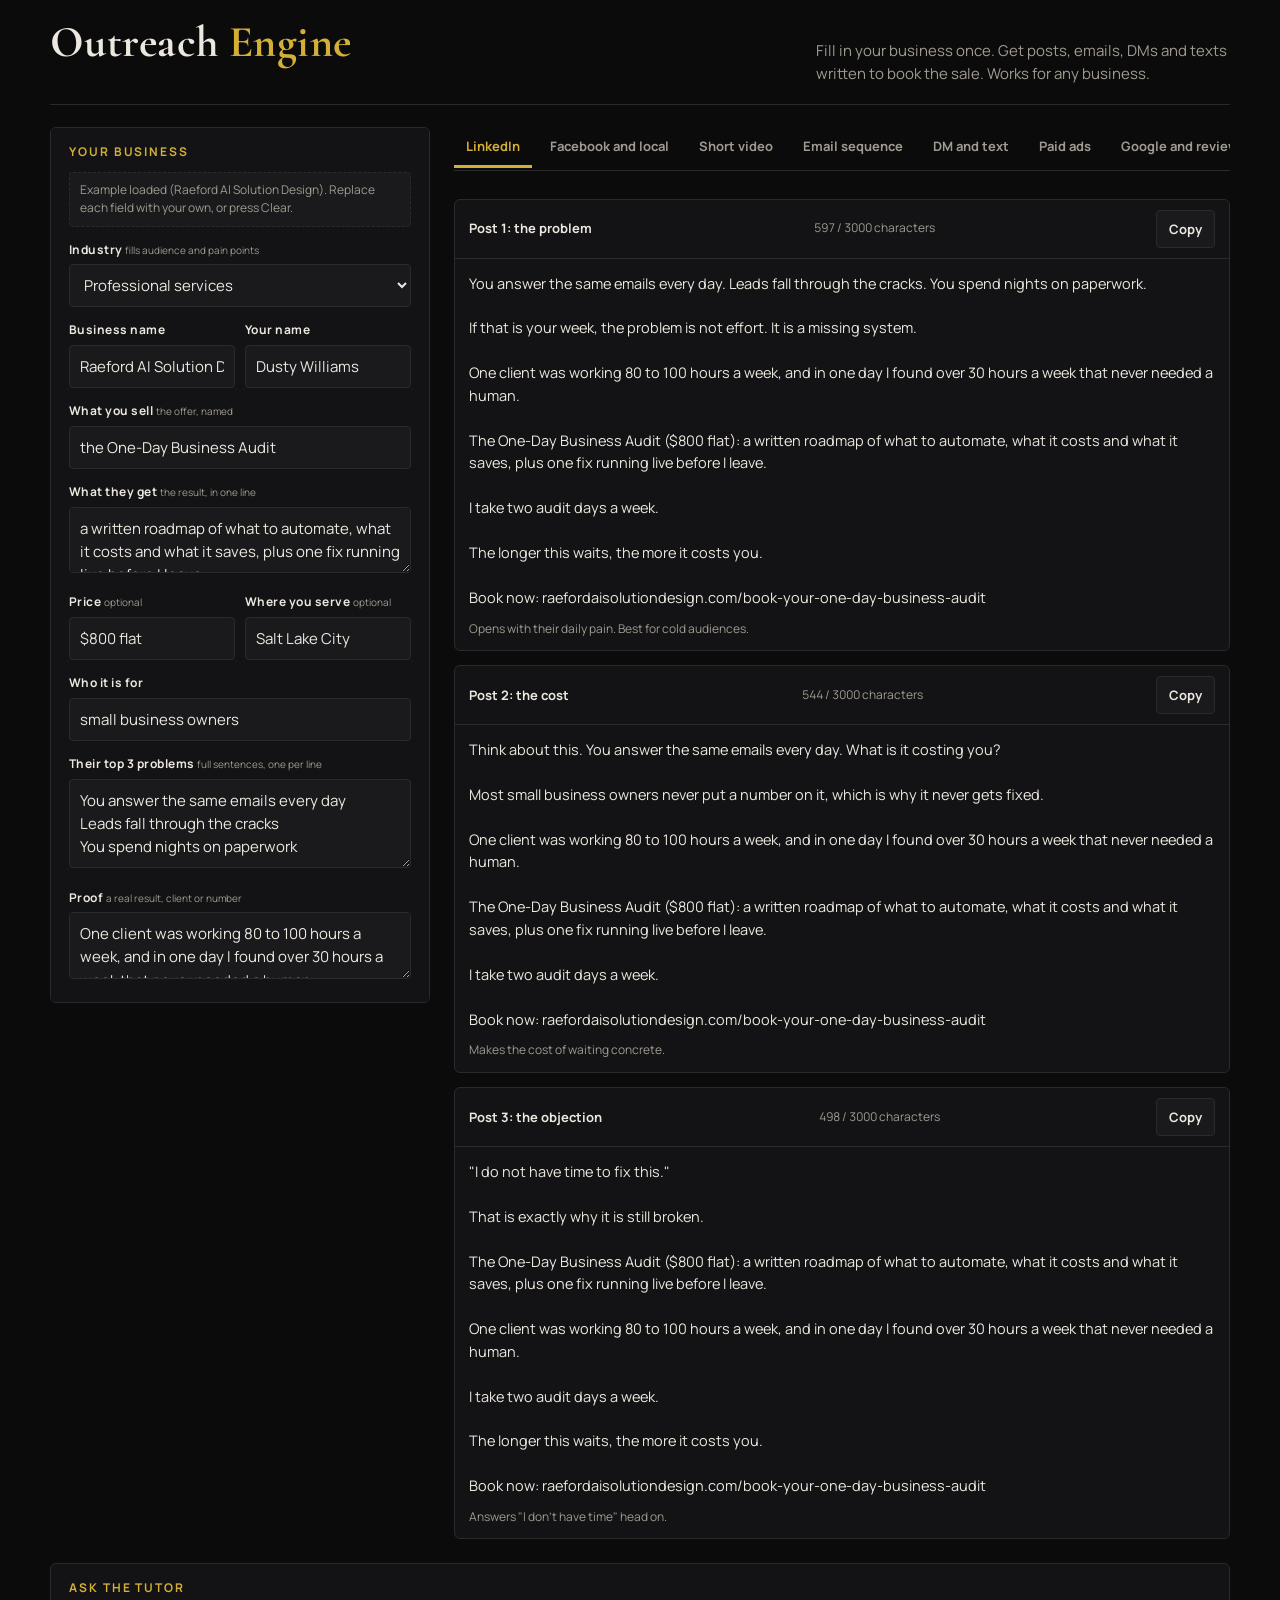
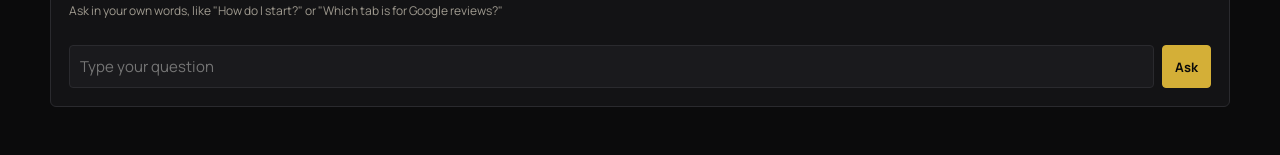
<file: outreach-engine/index.html>
<!doctype html><html lang="en"><head><meta charset="utf-8"><meta name="viewport" content="width=device-width,initial-scale=1,viewport-fit=cover"><meta name="robots" content="noindex"><meta name="theme-color" content="#0B0B0C"></head><body>
<title>Outreach Engine</title>
<link rel="manifest" href="manifest.webmanifest">
<link rel="icon" href="icon-192.png">
<link rel="apple-touch-icon" href="icon-192.png">
<meta name="apple-mobile-web-app-capable" content="yes">
<meta name="mobile-web-app-capable" content="yes">
<style>
/* Self-hosted fonts (SIL Open Font License) so the app looks the same offline */
@font-face{font-family:"Cormorant Garamond";font-style:normal;font-weight:600 700;font-display:swap;src:url(cormorant-garamond-latin.woff2) format("woff2")}
@font-face{font-family:"Manrope";font-style:normal;font-weight:400 800;font-display:swap;src:url(manrope-latin.woff2) format("woff2")}
</style>
<style>
/* Layout: sticky input rail on the left, tabbed copy output on the right; stacks on phones. Dark, brass accent. */
:root{
  --bg:#0B0B0C; --panel:#131315; --panel-2:#1A1A1D; --line:#2A2A2E;
  --fg:#ECE8DF; --muted:#A09B90; --gold:#D4AF37; --gold-ink:#0A0A0A; --ok:#7FD39A; --warn:#E0884A;
  --display:"Cormorant Garamond",Georgia,serif; --body:"Manrope",system-ui,-apple-system,"Segoe UI",sans-serif;
  color-scheme:dark;
}
*{box-sizing:border-box}
html,body{background:var(--bg)}
body{margin:0;color:var(--fg);font:15px/1.55 var(--body);padding-inline:16px;padding-block:20px 48px}
.wrap{max-width:1180px;margin:0 auto}
header{display:flex;flex-wrap:wrap;gap:8px 24px;align-items:baseline;justify-content:space-between;padding-bottom:18px;border-bottom:1px solid var(--line);margin-bottom:22px}
h1{font:700 clamp(30px,5vw,44px)/1 var(--display);margin:0;letter-spacing:.01em;text-wrap:balance}
h1 span{color:var(--gold)}
.sub{color:var(--muted);margin:0;max-width:46ch}
.grid{display:grid;grid-template-columns:minmax(0,380px) minmax(0,1fr);gap:24px;align-items:start}
@media (max-width:860px){.grid{grid-template-columns:minmax(0,1fr)}}
.rail{background:var(--panel);border:1px solid var(--line);border-radius:6px;padding:18px;display:flex;flex-direction:column;gap:14px}
@media (min-width:861px){.rail{position:sticky;top:12px;max-height:calc(100vh - 24px);overflow:auto}}
.rail h2{font:700 12px/1 var(--body);letter-spacing:.16em;text-transform:uppercase;color:var(--gold);margin:0}
.badge{font-size:12px;color:var(--muted);background:var(--panel-2);border:1px dashed var(--line);border-radius:4px;padding:8px 10px}
label{display:block;font-weight:700;font-size:12px;letter-spacing:.04em;margin-bottom:5px}
label small{font-weight:400;color:var(--muted);letter-spacing:0}
input,select,textarea{width:100%;background:var(--panel-2);color:var(--fg);border:1px solid var(--line);border-radius:4px;padding:9px 10px;font:inherit;min-width:0}
textarea{resize:vertical;min-height:58px}
input:focus,select:focus,textarea:focus,button:focus-visible,.tab:focus-visible{outline:2px solid var(--gold);outline-offset:1px}
.row2{display:grid;grid-template-columns:minmax(0,1fr) minmax(0,1fr);gap:10px}
.btns{display:flex;flex-wrap:wrap;gap:8px}
button{font:700 13px var(--body);border-radius:4px;border:1px solid var(--line);background:var(--panel-2);color:var(--fg);padding:9px 12px;cursor:pointer}
button.primary{background:var(--gold);color:var(--gold-ink);border-color:var(--gold)}
button:hover{border-color:var(--gold)}
.tabs{display:flex;gap:6px;overflow-x:auto;padding-bottom:2px;margin-bottom:14px;border-bottom:1px solid var(--line)}
.tab{flex:none;background:none;border:0;border-bottom:3px solid transparent;border-radius:0;padding:10px 12px;color:var(--muted);font:700 13px var(--body);cursor:pointer}
.tab[aria-selected="true"]{color:var(--gold);border-bottom-color:var(--gold)}
.out{display:flex;flex-direction:column;gap:14px;min-width:0}
.card{background:var(--panel);border:1px solid var(--line);border-radius:6px;min-width:0}
.card-h{display:flex;flex-wrap:wrap;gap:6px 12px;align-items:center;justify-content:space-between;padding:10px 14px;border-bottom:1px solid var(--line)}
.card-h b{font-size:13px}
.meta{font-size:12px;color:var(--muted);font-variant-numeric:tabular-nums}
.meta.over{color:var(--warn)}
.body{padding:14px;white-space:pre-wrap;overflow-wrap:anywhere;font-size:14.5px;user-select:text}
.note{font-size:12px;color:var(--muted);padding:0 14px 12px;margin-top:-4px}
.toast{position:fixed;left:50%;bottom:calc(20px + env(safe-area-inset-bottom,0px));transform:translateX(-50%);background:var(--gold);color:var(--gold-ink);font-weight:800;padding:10px 16px;border-radius:4px;font-size:13px}
.hint{color:var(--muted);font-size:12px;margin:0}
.tutor{margin-top:24px;background:var(--panel);border:1px solid var(--line);border-radius:6px;padding:18px}
.tutor h2{font:700 12px/1 var(--body);letter-spacing:.16em;text-transform:uppercase;color:var(--gold);margin:0 0 8px}
#tlog{display:grid;gap:8px;margin:12px 0;max-height:340px;overflow:auto}
.tq{justify-self:end;background:var(--gold);color:var(--gold-ink);padding:8px 12px;border-radius:12px;max-width:85%;font-weight:700}
.ta{background:var(--panel-2);border-left:3px solid var(--gold);padding:8px 12px;border-radius:6px;max-width:95%}
.ta p{margin:4px 0 8px}
#tform{display:flex;gap:8px;flex-wrap:wrap}#tform input{flex:1 1 220px}
</style>

<div class="wrap">
<header>
  <h1>Outreach <span>Engine</span></h1>
  <p class="sub">Fill in your business once. Get posts, emails, DMs and texts written to book the sale. Works for any business.</p>
</header>

<div class="grid">
<form class="rail" id="form" autocomplete="off">
  <h2>Your business</h2>
  <div class="badge" id="exbadge">Example loaded (Raeford AI Solution Design). Replace each field with your own, or press Clear.</div>

  <div>
    <label for="industry">Industry <small>fills audience and pain points</small></label>
    <select id="industry"></select>
  </div>
  <div class="row2">
    <div><label for="biz">Business name</label><input id="biz" placeholder="Acme Plumbing"></div>
    <div><label for="sender">Your name</label><input id="sender" placeholder="Jordan Lee"></div>
  </div>
  <div>
    <label for="offer">What you sell <small>the offer, named</small></label>
    <input id="offer" placeholder="the Free Water Heater Check">
  </div>
  <div>
    <label for="outcome">What they get <small>the result, in one line</small></label>
    <textarea id="outcome" placeholder="a written plan and one fix running before I leave"></textarea>
  </div>
  <div class="row2">
    <div><label for="price">Price <small>optional</small></label><input id="price" placeholder="$800 flat"></div>
    <div><label for="loc">Where you serve <small>optional</small></label><input id="loc" placeholder="Salt Lake City"></div>
  </div>
  <div>
    <label for="audience">Who it is for</label>
    <input id="audience" placeholder="homeowners with older water heaters">
  </div>
  <div>
    <label for="pains">Their top 3 problems <small>full sentences, one per line</small></label>
    <textarea id="pains" rows="3" placeholder="Water heater is 10+ years old&#10;Surprise leaks and cold showers&#10;No idea what a replacement costs"></textarea>
  </div>
  <div>
    <label for="proof">Proof <small>a real result, client or number</small></label>
    <textarea id="proof" placeholder="One client went from 90 hours a week to half that"></textarea>
  </div>
  <div>
    <label for="scarcity">Limit or deadline <small>leave blank unless true</small></label>
    <input id="scarcity" placeholder="I take two a week">
  </div>
  <div>
    <label for="guarantee">Promise or guarantee <small>optional, leave blank unless true</small></label>
    <input id="guarantee" placeholder="If I find nothing worth fixing, I will say so">
  </div>
  <div>
    <label for="cta">Link or phone to act on</label>
    <input id="cta" placeholder="acmeplumbing.com/book or 555.010.0199">
  </div>
  <div>
    <label for="tone">Voice</label>
    <select id="tone">
      <option value="bold">Bold, urgent</option>
      <option value="direct">Direct, plain</option>
      <option value="friendly">Friendly, low pressure</option>
    </select>
  </div>
  <div class="btns">
    <button type="button" class="primary" id="copyall">Copy everything</button>
    <button type="button" id="ex">Load example</button>
    <button type="button" id="clear">Clear</button>
  </div>
  <p class="hint">Nothing is sent or posted from here. Copy a draft, paste it where you want it, and edit before you publish.</p>
</form>

<main class="out">
  <div class="tabs" role="tablist" id="tabs"></div>
  <div id="cards" class="out"></div>
</main>
</div>
<section class="tutor" id="tutor" aria-label="Tutor">
  <h2>Ask the tutor</h2>
  <p class="hint">Ask in your own words, like "How do I start?" or "Which tab is for Google reviews?"</p>
  <div id="tlog" aria-live="polite"></div>
  <form id="tform" autocomplete="off"><label for="tq" style="position:absolute;left:-9999px">Your question</label><input id="tq" maxlength="200" placeholder="Type your question"><button type="submit" class="primary">Ask</button></form>
</section>
</div>
<div class="toast" id="toast" hidden>Copied</div>

<script>
(function(){
var IND={
 custom:{l:"Custom (type your own)",a:"",p:["","",""],h:[]},
 field:{l:"Home and field services",a:"contractors and field-service owners",p:["Estimates stack up after hours","Leads go cold while you are on a job","Invoices and paperwork eat your nights"],h:["contractor","smallbusiness","hvac","plumber"]},
 hosp:{l:"Restaurants and hospitality",a:"restaurant and bar owners",p:["Scheduling and ordering eat your nights","Reviews and inquiries pile up unanswered","The books wait until after close"],h:["restaurantowner","hospitality","barowner"]},
 retail:{l:"Retail and e-commerce",a:"retail and online store owners",p:["Inventory and reorders are tracked by hand","Customer questions get answered one at a time","Promos and posts are always last on the list"],h:["ecommerce","retail","shopsmall"]},
 pro:{l:"Professional services",a:"agency, legal, accounting and consulting owners",p:["Proposals and follow-ups are rewritten from scratch","Client intake drags for days","Billable hours disappear into admin"],h:["consulting","agencylife","professionalservices"]},
 health:{l:"Health and dental",a:"practice owners",p:["No-shows leave gaps in the schedule","Phones are tied up with the same questions","Intake and insurance paperwork pile up"],h:["dentalpractice","healthcare","practicemanagement"]},
 re:{l:"Real estate",a:"agents and brokers",p:["Leads go cold before you call back","Showings and follow-ups are scheduled by hand","Listing copy is rewritten every time"],h:["realestate","realtor","listings"]},
 mfg:{l:"Manufacturing",a:"manufacturers and shop owners",p:["Quotes and purchase orders are re-keyed by hand","Production status is chased by phone","Month-end reports are built in spreadsheets"],h:["manufacturing","smallmanufacturer","operations"]},
 fit:{l:"Fitness and wellness",a:"gym, studio and coach owners",p:["Members quietly stop showing up","Booking and billing go back and forth","Content never gets posted"],h:["gymowner","fitnessbusiness","wellness"]},
 trade:{l:"Traders and prop firm accounts",a:"futures and prop firm traders",p:["You break your own rules mid-session","You oversize right after a loss","You have no record of why trades went wrong"],h:["proptrading","futurestrading","tradingdiscipline"]}
};
var EX={industry:"pro",biz:"Raeford AI Solution Design",sender:"Dusty Williams",offer:"the One-Day Business Audit",outcome:"a written roadmap of what to automate, what it costs and what it saves, plus one fix running live before I leave",price:"$800 flat",loc:"Salt Lake City",audience:"small business owners",pains:"You answer the same emails every day\nLeads fall through the cracks\nYou spend nights on paperwork",proof:"One client was working 80 to 100 hours a week, and in one day I found over 30 hours a week that never needed a human",scarcity:"I take two audit days a week",guarantee:"If I do not find enough waste to pay for the work, I will tell you straight",cta:"raefordaisolutiondesign.com/book-your-one-day-business-audit",tone:"bold"};
var IDS=["industry","biz","sender","offer","outcome","price","loc","audience","pains","proof","scarcity","guarantee","cta","tone"];
var $=function(id){return document.getElementById(id)};
var tabs=[["li","LinkedIn"],["fb","Facebook and local"],["sv","Short video"],["em","Email sequence"],["dm","DM and text"],["ad","Paid ads"],["gb","Google and reviews"],["wb","Win-back and referrals"],["sf","Sales replies"],["cal","30-day plan"]];
var cur="li", isExample=true;

function strip(s){return (s||"").replace(/\s+/g," ").trim().replace(/[\s.!?;:,]+$/,"")}
function cap(s){return s?s.charAt(0).toUpperCase()+s.slice(1):""}
function lc(s){return s?s.charAt(0).toLowerCase()+s.slice(1):""}
function sent(s){s=strip(s);return s?cap(s)+".":""}
function join(){return Array.prototype.slice.call(arguments).filter(function(x){return x&&String(x).trim()}).join("\n\n")}
function line(){return Array.prototype.slice.call(arguments).filter(function(x){return x&&String(x).trim()}).join(" ")}
function read(){var d={};IDS.forEach(function(id){d[id]=$(id).value});return d}
function norm(d){
  var pains=(d.pains||"").split(/\n+/).map(strip).filter(Boolean);
  if(!pains.length){pains=["Too much of your week goes to busywork"]}pains=pains.slice(0,3);
  return {biz:strip(d.biz)||"my business",sender:strip(d.sender),offer:strip(d.offer)||"my service",outcome:strip(d.outcome)||"a clear result you can see",price:strip(d.price),loc:strip(d.loc),audience:strip(d.audience)||"business owners",pains:pains,proof:strip(d.proof),scarcity:strip(d.scarcity),guarantee:strip(d.guarantee),cta:strip(d.cta),tone:d.tone||"bold",ind:d.industry||"custom"};
}
function T(n){
  var t={bold:{close:"The longer this waits, the more it costs you.",lead:"Book now:",ask:"Reply YES and I will send the details",cold:"Stop scrolling."},
         direct:{close:"",lead:"Details:",ask:"Reply and I will send the details",cold:"Quick one."},
         friendly:{close:"No pressure. Just a better week.",lead:"Happy to talk:",ask:"Reply if you would like the details",cold:"Quick question."}};
  return t[n.tone]||t.direct;
}
function tags(n){var base=IND[n.ind]?IND[n.ind].h:[];var l=n.loc?[n.loc.replace(/[^A-Za-z0-9]/g,"")]:[];return base.concat(l).filter(Boolean).slice(0,6).map(function(x){return "#"+x}).join(" ")}
function build(n){
  var t=T(n),p=n.pains;
  var offerLine=cap(n.offer)+(n.price?" ("+n.price+")":"")+": "+n.outcome+".";
  var cta=n.cta?t.lead+" "+n.cta:"";
  var out={};
  out.li=[
   {t:"Post 1: the problem",n:"Opens with their daily pain. Best for cold audiences.",x:join(line(sent(p[0]),sent(p[1]),sent(p[2])),"If that is your week, the problem is not effort. It is a missing system.",sent(n.proof),offerLine,sent(n.scarcity),t.close,cta),max:3000},
   {t:"Post 2: the cost",n:"Makes the cost of waiting concrete.",x:join("Think about this. "+sent(p[0])+" What is it costing you?","Most "+n.audience+" never put a number on it, which is why it never gets fixed.",sent(n.proof),offerLine,sent(n.scarcity),cta),max:3000},
   {t:"Post 3: the objection",n:"Answers \"I don't have time\" head on.",x:join("\"I do not have time to fix this.\"","That is exactly why it is still broken.",offerLine,sent(n.proof),sent(n.scarcity),t.close,cta),max:3000}
  ];
  var where=n.loc?" in "+n.loc:"";
  out.fb=[
   {t:"Local engagement post",n:"A question gets comments, and comments lead to conversations.",x:join(cap(n.audience)+where+": what is the one thing that eats your week?","Tell me in the comments. I will tell you straight whether it can be fixed, no pitch.",offerLine,sent(n.scarcity),cta)},
   {t:"Offer post",n:"A direct ask for people who are already warm.",x:join(line(sent(p[0]),sent(p[1])),sent(n.proof),offerLine,sent(n.guarantee),sent(n.scarcity),t.close,cta)}
  ];
  var hookA="Calling all "+n.audience+": "+sent(p[0])+" Stop scrolling.";
  out.sv=[
   {t:"Hook options",n:"Pick one. The first two seconds decide everything.",x:["1. "+hookA,"2. "+(n.proof?cap(n.proof)+". Here is how.":"Here is the fastest way to fix this."),"3. The number one thing costing "+n.audience+" money: "+lc(strip(p[1]||p[0]))+"."].join("\n")},
   {t:"15 to 30 second script",n:"Hook, problem, answer, ask.",x:join("HOOK: "+hookA,"PROBLEM: "+line(sent(p[0]),sent(p[1]),sent(p[2])),"ANSWER: "+offerLine,"PROOF: "+sent(n.proof),"ASK: "+(n.cta?cap(t.lead.replace(":",""))+" at "+n.cta+".":"Message me to get started.")+" "+sent(n.scarcity))},
   {t:"Caption and hashtags",n:"For Instagram, TikTok and Reels.",x:join(sent(p[0]),offerLine,n.cta?"Link or number: "+n.cta:"",tags(n))}
  ];
  var subj=[strip(p[0])+"?","A fix for: "+lc(strip(p[0])),"Quick question, {first name}"];
  var sig=join(n.sender,n.biz+(n.cta?" | "+n.cta:"")).replace(/\n\n/,"\n");
  out.em=[
   {t:"Email 1: the opener",n:"Subject options: "+subj.join("  |  "),x:join("Hi {first name},","I work with "+n.audience+". "+(n.proof?sent(n.proof):""),line(sent(p[0]),sent(p[1]),"Sound familiar?"),"Here is what I do about it: "+offerLine,line(sent(n.scarcity),"Worth a 10 minute conversation this week?"),sig)},
   {t:"Email 2: follow-up, send day 3",n:"Short, adds one new idea.",x:join("Hi {first name},","Following up. Most "+n.audience+" I talk to know they are losing time but cannot see where. "+cap(n.offer)+" shows you exactly where, and what it is worth to fix.",sent(n.outcome),"Want me to hold a spot for you?",sig)},
   {t:"Email 3: close the loop, send day 7",n:"Polite last note. Often gets the most replies.",x:join("Hi {first name},","I will stop filling your inbox after this one. If this is ever worth fixing, "+n.offer+" is here"+(n.price?" for "+n.price:"")+".","Reply any time and I will pick it up from there.",sig)}
  ];
  out.dm=[
   {t:"Direct message",n:"For LinkedIn, Facebook or Instagram.",x:join("Hey {first name}, "+lc(t.cold)+" "+sent(p[0]),"If that sounds like you, here is the fix: "+offerLine,t.ask+".")},
   {t:"Text message",n:"Keep it under 160 characters if you can.",x:line("Hi {first name},",strip(p[0])+"?",cap(n.offer)+(n.price?" is "+n.price:" can fix that")+".",n.cta?n.cta:"Want details?"),max:160}
  ];

  function trunc(x,m){x=strip(x);if(x.length<=m)return x;var c=x.slice(0,m);var i=c.lastIndexOf(" ");return strip(i>m*0.5?c.slice(0,i):c)}
  var g=sent(n.guarantee);
  var h1=trunc(cap(n.offer),30),h2=trunc(n.price||"Book Today",30),h3=trunc("For "+n.audience,30);
  var d1=trunc(sent(n.outcome),90),d2=trunc(line(sent(p[0]),"Book today."),90);
  out.ad=[
   {t:"Facebook and Instagram ad 1",n:"Primary text, headline (40 characters max) and description.",x:join("PRIMARY TEXT:\n"+join(line(sent(p[0]),sent(p[1])),sent(n.proof),offerLine,g,sent(n.scarcity)),"HEADLINE:\n"+trunc(cap(n.offer)+(n.price?" - "+n.price:""),40),"DESCRIPTION:\n"+trunc(sent(n.outcome),30),"BUTTON: Learn more")},
   {t:"Facebook and Instagram ad 2",n:"A shorter, question-led version to test against ad 1.",x:join("PRIMARY TEXT:\n"+join("Still dealing with this? "+sent(p[0]),"Here is the fix: "+offerLine,g,cta),"HEADLINE:\n"+trunc("Fix this for "+(n.price||"less than you think"),40),"DESCRIPTION:\n"+trunc(cap(n.audience),30),"BUTTON: Book now")},
   {t:"Google search ad",n:"Headlines are 30 characters max, descriptions 90. Trimmed to fit.",x:["HEADLINES","1. "+h1+" ("+h1.length+")","2. "+h2+" ("+h2.length+")","3. "+h3+" ("+h3.length+")","","DESCRIPTIONS","1. "+d1+" ("+d1.length+")","2. "+d2+" ("+d2.length+")"].join("\n")}
  ];
  out.gb=[
   {t:"Google Business Profile post",n:"Post as an Offer or Update. Add a photo and the Book button.",x:join(cap(n.offer)+(n.loc?" in "+n.loc:"")+".",sent(n.outcome),sent(n.proof),n.price?"Price: "+n.price+".":"",g,sent(n.scarcity),n.cta?"Call or book: "+n.cta:"")},
   {t:"Review request: text",n:"Send within a day of finishing the job.",x:"Hi {first name}, thank you for choosing "+n.biz+". If we did right by you, would you leave a quick review? It takes about a minute and helps other "+n.audience+" find us. [your review link]"},
   {t:"Review request: email",n:"For clients who prefer email.",x:join("Subject: How did we do?","Hi {first name},","Thank you for choosing "+n.biz+". Your review is how other "+n.audience+" decide who to trust. If you have a minute, here is the link: [your review link]","Thank you,\n"+(n.sender||n.biz))},
   {t:"Reply to a 5-star review",n:"Public reply. Mention one detail from their review.",x:"Thank you, {name}. It was a pleasure to work with you, and we are glad it worked out for you. If you ever need anything, we are one message away. "+(n.sender||n.biz)},
   {t:"Reply to a negative review",n:"Calm, public, and moves it offline.",x:"Thank you for telling us, {name}. This is not the experience we want anyone to have. Please contact me directly"+(n.cta?" at "+n.cta:"")+" so I can make it right. "+(n.sender||n.biz)}
  ];
  out.wb=[
   {t:"Win-back email",n:"For past customers and old leads.",x:join("Subject: Still dealing with this?","Hi {first name},","It has been a while. "+sent(p[0])+" If that is back on your plate, "+offerLine,g,line(sent(n.scarcity),"Reply and I will fit you in."),n.sender||n.biz)},
   {t:"Win-back text",n:"Short and personal.",x:"Hi {first name}, "+(n.sender||n.biz)+" here. "+sent(p[0])+" Still a problem? "+cap(n.offer)+(n.price?" is "+n.price:" can fix it")+". Want me to hold a spot?",max:160},
   {t:"Referral ask: email",n:"Ask right after a win, when the client is happiest.",x:join("Subject: Who else should I help?","Hi {first name},","I am glad the work paid off for you. Do you know another business owner who could use the same help? An introduction is the best compliment you can pay me. As thanks: [your thank-you offer].","Thank you,\n"+(n.sender||n.biz))},
   {t:"Referral ask: text",n:"One line. Easy to forward.",x:"Hi {first name}, know anyone who could use the same help? Send them my way"+(n.cta?": "+n.cta:"")+" and I will thank you with [your thank-you offer].",max:200}
  ];
  out.sf=[
   {t:"Quote follow-up, day 2",n:"Checks in without pushing.",x:join("Hi {first name},","Following up on what we discussed. I am happy to walk through the details of "+n.offer+".","Anything I can clear up before you decide?",line(sent(n.scarcity),cta),n.sender||n.biz)},
   {t:"\"It costs too much\"",n:"Reframe price against the cost of the problem.",x:join("I hear you, and it is a fair question.","Compare "+(n.price||"the price")+" to what this problem costs you every month. "+(n.proof?sent(n.proof):""),g||"If it does not pay for itself, I would rather tell you than take your money.","Want to walk through your numbers together?")},
   {t:"\"Let me think about it\"",n:"Find the real objection.",x:join("Of course. To help you think it through, what is the one thing that would make this an easy yes?","If it is timing, price or trust, I can address any of them.",sent(n.scarcity))},
   {t:"\"Not right now\"",n:"Keep the door open and set a date.",x:join("Understood. When does it make sense to revisit this: next month, or next quarter?","I will check back then. In the meantime, the problem will still be there. "+cap(n.offer)+" is ready when you are.")},
   {t:"\"I will do it myself\"",n:"Respect it, then show the cost of DIY.",x:join("That is a smart instinct, and some people should.","The question is what your hours are worth. "+(n.proof?sent(n.proof):""),cap(n.offer)+" exists so "+n.audience+" get "+lc(strip(n.outcome))+" without the learning curve.")}
  ];
  var themes=["Problem story","Proof","Quick tip","The offer","Common question","Behind the scenes","Question for your audience"];
  var cal=[];
  for(var i=0;i<30;i++){
    var th=themes[i%7],pp=strip(p[i%p.length]),ln,ct=n.cta?" End with: "+n.cta+".":"";
    if(th==="Problem story")ln="Describe a real day when "+lc(pp)+". Make the reader nod.";
    else if(th==="Proof")ln=n.proof?"Tell the story behind: "+lc(n.proof)+". Add one number.":"Share one result a customer got. Add one number.";
    else if(th==="Quick tip")ln="Give 3 quick tips for "+n.audience+" dealing with: "+lc(pp)+". No pitch.";
    else if(th==="The offer")ln="Post the offer: "+cap(n.offer)+(n.price?" at "+n.price:"")+". Lead with "+lc(strip(n.outcome))+"."+(n.scarcity?" Mention: "+n.scarcity+".":"");
    else if(th==="Common question")ln="Answer the question you hear most about "+lc(n.offer)+(n.price?", including what it costs":"")+".";
    else if(th==="Behind the scenes")ln="Show how you work: one photo or short clip from a normal day at "+n.biz+".";
    else ln="Ask "+n.audience+": does this sound familiar? \""+pp+".\" Reply to every comment.";
    cal.push("Day "+(i+1)+" | "+th+" | "+ln+(th==="The offer"||th==="Proof"?ct:""));
  }
  out.cal=[{t:"30 days of content",n:"Post once a day, or pick 3 to 5 days a week. Reuse the drafts in the other tabs for the Offer and Proof days.",x:cal.join("\n")}];
  return out;
}
function copyText(txt,done){
  function fb(){var ta=document.createElement("textarea");ta.value=txt;ta.style.position="fixed";ta.style.opacity="0";document.body.appendChild(ta);ta.select();try{document.execCommand("copy");done(true)}catch(e){done(false)}document.body.removeChild(ta)}
  if(navigator.clipboard&&navigator.clipboard.writeText){navigator.clipboard.writeText(txt).then(function(){done(true)},fb)}else fb();
}
var tt;function toast(m){var e=$("toast");e.textContent=m;e.hidden=false;clearTimeout(tt);tt=setTimeout(function(){e.hidden=true},1600)}
function renderTabs(){
  var h=$("tabs");h.innerHTML="";
  tabs.forEach(function(t){var b=document.createElement("button");b.type="button";b.className="tab";b.setAttribute("role","tab");b.id="tab-"+t[0];b.setAttribute("aria-selected",String(cur===t[0]));b.textContent=t[1];b.onclick=function(){cur=t[0];render()};h.appendChild(b)});
}
var last={};
function render(){
  var n=norm(read());last=build(n);renderTabs();
  var box=$("cards");box.innerHTML="";
  last[cur].forEach(function(c){
    var card=document.createElement("section");card.className="card";
    var len=c.x.length,over=c.max&&len>c.max;
    var hd=document.createElement("div");hd.className="card-h";
    var b=document.createElement("b");b.textContent=c.t;
    var m=document.createElement("span");m.className="meta"+(over?" over":"");m.textContent=len+(c.max?" / "+c.max:"")+" characters";
    var bt=document.createElement("button");bt.type="button";bt.textContent="Copy";bt.onclick=function(){copyText(c.x,function(ok){toast(ok?"Copied":"Select the text and copy")})};
    hd.appendChild(b);hd.appendChild(m);hd.appendChild(bt);
    var body=document.createElement("div");body.className="body";body.textContent=c.x;
    card.appendChild(hd);card.appendChild(body);
    if(c.n){var nn=document.createElement("div");nn.className="note";nn.style.paddingTop="0";nn.textContent=c.n;card.appendChild(nn)}
    box.appendChild(card);
  });
  try{localStorage.setItem("outreach-engine",JSON.stringify(Object.assign(read(),{_ex:isExample})))}catch(e){}
}
function setAll(d,ex){IDS.forEach(function(id){if(d[id]!==undefined)$(id).value=d[id]});isExample=!!ex;$("exbadge").hidden=!ex;render()}
var sel=$("industry");Object.keys(IND).forEach(function(k){var o=document.createElement("option");o.value=k;o.textContent=IND[k].l;sel.appendChild(o)});
sel.onchange=function(){var p=IND[sel.value];if(sel.value!=="custom"){$("audience").value=p.a;$("pains").value=p.p.join("\n")}isExample=false;$("exbadge").hidden=true;render()};
$("form").addEventListener("input",function(e){if(e.target.id!=="industry"){isExample=false;$("exbadge").hidden=true}render()});
$("form").addEventListener("submit",function(e){e.preventDefault()});
$("ex").onclick=function(){setAll(EX,true)};
$("clear").onclick=function(){var z={};IDS.forEach(function(i){z[i]=""});z.industry="custom";z.tone="bold";setAll(z,false)};
$("copyall").onclick=function(){
  var all=[];tabs.forEach(function(t){all.push("=== "+t[1].toUpperCase()+" ===");last[t[0]].forEach(function(c){all.push("--- "+c.t+" ---\n"+c.x)})});
  copyText(all.join("\n\n"),function(ok){toast(ok?"Copied everything":"Copy failed")});
};
var saved=null;try{saved=JSON.parse(localStorage.getItem("outreach-engine")||"null")}catch(e){}
if(saved&&saved.biz!==undefined&&!saved._ex){setAll(saved,false)}else{setAll(EX,true)}
})();
</script>

<script>
(function(){
// Built-in text tutor. Runs in the browser, no internet or paid service needed.
var T=[
 {tab:"",t:"Getting started",k:"start begin first setup how use work new fill business example",a:"Fill in Your business on the left: pick an industry, add your business name, your name, your named offer and what the customer gets. Every draft on the right rewrites itself as you type. Press Load example to see a finished one, or Clear to start fresh."},
 {tab:"",t:"Picking an industry",k:"industry type niche category custom audience pains choose",a:"Pick your industry at the top of the form. It fills in a typical audience and three common pains, which you can edit. Choose Custom to type your own."},
 {tab:"",t:"Named offer and outcome",k:"offer named outcome result promise what customer gets headline",a:"Give your offer a name people can say, like the Free Water Heater Check, and write what the customer walks away with. Those two lines show up in almost every draft, so make them specific."},
 {tab:"",t:"Proof, limits and guarantees",k:"proof testimonial result limit deadline scarcity guarantee true honest fake",a:"Add proof, a limit or a guarantee when it is true, and leave those fields blank when it is not. The drafts work without them, and made-up claims can cost you trust."},
 {tab:"",t:"Voice",k:"voice tone bold urgent direct plain friendly pressure style",a:"Use the Voice menu to choose Bold and urgent, Direct and plain, or Friendly and low pressure. The drafts change to match."},
 {tab:"",t:"Your link or phone",k:"link phone cta call action book booking website number",a:"Put the link or phone number people should use in Link or phone to act on. It is added to the drafts that ask for action."},
 {tab:"li",t:"LinkedIn posts",k:"linkedin post professional b2b",a:"Open the LinkedIn tab for ready-made posts. Copy one, paste it into LinkedIn and edit before you post."},
 {tab:"fb",t:"Facebook and local",k:"facebook local community group neighborhood nextdoor",a:"The Facebook and local tab has posts for your page and local groups."},
 {tab:"sv",t:"Short video scripts",k:"short video tiktok reel reels shorts script youtube instagram",a:"The Short video tab has scripts for TikTok, Reels and Shorts. Read them in your own words on camera."},
 {tab:"em",t:"Email sequence",k:"email emails sequence newsletter subject follow",a:"The Email sequence tab has a series of emails with subject lines. Send them a few days apart."},
 {tab:"dm",t:"DMs and texts",k:"dm dms text texts message sms direct",a:"The DM and text tab has short messages. Watch the character count on each card so texts stay short."},
 {tab:"ad",t:"Paid ads",k:"ad ads paid advertising facebook ads google ads headline",a:"The Paid ads tab has ad headlines and body copy. Check each platform's rules before you run them."},
 {tab:"gb",t:"Google and reviews",k:"google business profile reviews review maps gbp",a:"The Google and reviews tab has Google Business Profile posts and review requests."},
 {tab:"wb",t:"Win-back and referrals",k:"win back winback referral referrals old past customer return lost",a:"The Win-back and referrals tab has messages to bring back past customers and ask happy clients for introductions."},
 {tab:"sf",t:"Sales replies",k:"sales reply replies objection objections think price expensive no not interested",a:"The Sales replies tab has answers to objections like Let me think about it and price questions."},
 {tab:"cal",t:"30-day content plan",k:"30 day plan calendar month schedule content what post daily",a:"The 30-day plan tab gives you one post idea per day for a month. Post daily, or pick 3 to 5 days a week."},
 {tab:"",t:"Copying drafts",k:"copy paste copied everything all clipboard",a:"Press Copy on any card to copy that draft. Copy everything copies every tab at once. If copying is blocked, select the text and copy it yourself."},
 {tab:"",t:"Saving and privacy",k:"save saved lose data privacy private stored where cloud send posted",a:"Your details save in this browser on this device. Nothing is sent or posted from here. You copy a draft and paste it where you want it."},
 {tab:"",t:"Character counts",k:"character count characters long limit red orange over",a:"Each card shows its character count. If a count turns orange, that draft is over the usual limit for that platform, so trim it."}
];
var STOP={a:1,an:1,the:1,and:1,or:1,to:1,of:1,"in":1,on:1,"for":1,my:1,i:1,"do":1,how:1,can:1,what:1,is:1,it:1,"with":1,where:1,when:1,does:1,"this":1,that:1,me:1,you:1,your:1,be:1,get:1,which:1};
function W(t){return String(t).toLowerCase().replace(/[^a-z0-9 ]/g," ").split(/\s+/).filter(function(w){return w&&!STOP[w]})}
function best(q){var ws=W(q),b=null,bs=0;T.forEach(function(x){var ks=W(x.k+" "+x.t),s=0;ws.forEach(function(w){ks.forEach(function(k){if(k===w)s+=2;else if(w.length>3&&(k.indexOf(w)===0||w.indexOf(k)===0))s+=1})});if(s>bs){bs=s;b=x}});return bs>=2?b:null}
function add(cls,node){var d=document.createElement("div");d.className=cls;d.appendChild(node);var l=document.getElementById("tlog");l.appendChild(d);d.scrollIntoView({block:"nearest"})}
document.getElementById("tform").addEventListener("submit",function(e){
  e.preventDefault();var i=document.getElementById("tq"),q=i.value.trim();if(!q)return;
  add("tq",document.createTextNode("You: "+q));
  var x=best(q),f=document.createDocumentFragment();
  if(x){var b=document.createElement("strong");b.textContent=x.t;var p=document.createElement("p");p.textContent=x.a;f.appendChild(b);f.appendChild(p);
    if(x.tab){var g=document.createElement("button");g.type="button";g.textContent="Open this tab";g.onclick=function(){var t=document.getElementById("tab-"+x.tab);if(t){t.click();t.scrollIntoView({block:"center"})}};f.appendChild(g)}}
  else{var n=document.createElement("p");n.textContent="I don't have an answer for that yet. Try asking about getting started, industries, voice, a tab like LinkedIn or Email, copying, or saving.";f.appendChild(n)}
  add("ta",f);i.value="";
});
})();
</script>
<script>
if("serviceWorker" in navigator){window.addEventListener("load",function(){navigator.serviceWorker.register("sw.js").catch(function(){})})}
</script>
</body></html>
</file>
<file: business-bundle/styles.css>
:root {
  color-scheme: light;
  --ink: #20282b;
  --muted: #596568;
  --paper: #f5f3ed;
  --line: #d8dcd7;
  --gold: #e5bf58;
  --green: #174b40;
  --white: #fff;
  font-family: Arial, system-ui, sans-serif;
}
* {
  box-sizing: border-box;
}
body {
  margin: 0;
  background: var(--paper);
  color: var(--ink);
  font-size: 16px;
  line-height: 1.5;
}
header {
  background: #15191b;
  color: #fff;
  padding: 24px max(22px, calc((100vw - 1320px) / 2));
  display: flex;
  justify-content: space-between;
  gap: 16px;
  align-items: center;
}
.brand {
  color: var(--gold);
  font-size: 11px;
  font-weight: 700;
  letter-spacing: 0.16em;
}
h1 {
  font-family: Georgia, serif;
  font-size: 32px;
  line-height: 1.2;
  margin: 8px 0;
}
h1 small {
  font: 14px Arial;
  color: #c5cdca;
}
h2 {
  font:
    700 27px Georgia,
    serif;
  margin: 0 0 18px;
}
h3 {
  margin: 0 0 12px;
  font-size: 18px;
}
.header-actions {
  display: flex;
  gap: 16px;
  align-items: center;
  font-size: 13px;
}
nav {
  display: flex;
  gap: 5px;
  padding: 12px max(16px, calc((100vw - 1320px) / 2));
  background: #fff;
  border-bottom: 1px solid var(--line);
  overflow: auto;
  position: sticky;
  top: 0;
  z-index: 2;
}
button,
.button {
  font: 600 14px Arial;
  border: 1px solid #bcc8c2;
  border-radius: 7px;
  padding: 12px 16px;
  min-height: 44px;
  background: #fff;
  color: var(--ink);
  cursor: pointer;
  text-decoration: none;
  display: inline-block;
}
button:hover {
  background: #edf2ee;
}
button.active,
.primary {
  background: var(--green);
  border-color: var(--green);
  color: #fff;
}
button:disabled {
  opacity: 0.55;
  cursor: default;
}
nav button {
  white-space: nowrap;
  border-color: transparent;
}
main {
  max-width: 1320px;
  margin: 28px auto;
  padding: 0 22px;
  min-height: 65vh;
}
.layout {
  display: grid;
  grid-template-columns: minmax(270px, 350px) minmax(0, 1fr);
  gap: 24px;
}
.panel,
.card {
  background: #fff;
  border: 1px solid var(--line);
  border-radius: 12px;
  padding: 23px;
  margin-bottom: 18px;
  min-width: 0;
}
.panel.muted {
  background: #e9eee7;
}
.row {
  display: grid;
  grid-template-columns: 1fr 1fr;
  gap: 14px;
}
.actions {
  display: flex;
  gap: 10px;
  flex-wrap: wrap;
  align-items: center;
}
.stack {
  display: grid;
  gap: 14px;
}
label {
  display: block;
  font-size: 13px;
  font-weight: 700;
  margin-bottom: 14px;
}
input,
textarea,
select {
  font: 16px Arial;
  line-height: 1.4;
  width: 100%;
  margin-top: 6px;
  padding: 11px;
  border: 1px solid #aebbb4;
  border-radius: 6px;
  background: white;
  color: var(--ink);
}
textarea {
  min-height: 90px;
  resize: vertical;
}
input[type="checkbox"] {
  width: 20px;
  height: 20px;
  vertical-align: middle;
  margin: 0 8px 0 0;
}
input[type="file"] {
  max-width: 100%;
}
:focus-visible {
  outline: 3px solid #b27c00;
  outline-offset: 3px;
}
.subtle {
  color: var(--muted);
  font-size: 14px;
}
.draft {
  white-space: pre-wrap;
  overflow-wrap: anywhere;
  margin: 15px 0;
  font-size: 15px;
}
.tag {
  padding: 4px 9px;
  border-radius: 20px;
  background: #e8ede6;
  font-size: 12px;
  display: inline-block;
}
.metrics {
  display: grid;
  grid-template-columns: repeat(3, 1fr);
  gap: 16px;
}
.metric {
  font:
    36px Georgia,
    serif;
  display: block;
}
.table-wrap {
  overflow: auto;
}
table {
  border-collapse: collapse;
  width: 100%;
  font-size: 14px;
}
th,
td {
  text-align: left;
  padding: 14px 10px;
  border-bottom: 1px solid var(--line);
  vertical-align: top;
}
th {
  font-size: 12px;
  text-transform: uppercase;
  letter-spacing: 0.05em;
}
td {
  overflow-wrap: anywhere;
}
.empty {
  padding: 24px 0;
  color: var(--muted);
}
footer {
  padding: 20px;
  text-align: center;
  font-size: 12px;
  color: var(--muted);
}
#notice {
  position: fixed;
  bottom: 22px;
  left: 50%;
  transform: translateX(-50%);
  background: #173f36;
  color: white;
  padding: 14px 20px;
  border-radius: 9px;
  z-index: 5;
  max-width: 90vw;
  display: none;
}
dialog {
  border: 0;
  border-radius: 16px;
  padding: 30px;
  max-width: 480px;
  width: 90%;
}
dialog::backdrop {
  background: #0009;
}
video {
  width: 100%;
  max-height: 420px;
  background: #15191b;
  border-radius: 10px;
}
.danger {
  color: #a12f25;
}
.split-title {
  display: flex;
  justify-content: space-between;
  gap: 14px;
  align-items: start;
}
.pipeline {
  display: flex;
  gap: 8px;
  flex-wrap: wrap;
  margin-bottom: 16px;
}
.pipeline span {
  background: #e9eee7;
  padding: 8px 14px;
  border-radius: 6px;
}
.history {
  border-left: 3px solid #d1dfd2;
  padding: 5px 16px;
  margin: 12px 0;
}
.search {
  max-width: 400px;
}
a {
  color: var(--green);
}
@media (max-width: 760px) {
  header {
    padding: 20px;
    align-items: start;
    flex-direction: column;
  }
  .layout,
  .row {
    grid-template-columns: 1fr;
  }
  .metrics {
    grid-template-columns: 1fr 1fr 1fr;
  }
  .panel,
  .card {
    padding: 17px;
  }
  main {
    padding: 0 14px;
    margin-top: 20px;
  }
  h1 {
    font-size: 28px;
  }
  nav {
    padding: 8px 12px;
  }
  th,
  td {
    padding: 11px 8px;
  }
  .metric {
    font-size: 28px;
  }
  .split-title {
    flex-wrap: wrap;
  }
}

#tutor-log{display:grid;gap:8px;margin:10px 0;max-height:360px;overflow:auto}.tutor-q{justify-self:end;background:#15191b;color:#fff;padding:8px 12px;border-radius:12px;max-width:85%}.tutor-a{background:#f5f3ed;border-left:3px solid #e5bf58;padding:8px 12px;border-radius:8px;max-width:95%}.tutor-a p{margin:4px 0 8px}
</file>
<file: client-tracker/styles.css>
:root {
  color-scheme: light;
  --ink: #20282b;
  --muted: #596568;
  --paper: #f5f3ed;
  --line: #d8dcd7;
  --gold: #e5bf58;
  --green: #174b40;
  --white: #fff;
  font-family: Arial, system-ui, sans-serif;
}
* {
  box-sizing: border-box;
}
body {
  margin: 0;
  background: var(--paper);
  color: var(--ink);
  font-size: 16px;
  line-height: 1.5;
}
header {
  background: #15191b;
  color: #fff;
  padding: 24px max(22px, calc((100vw - 1320px) / 2));
  display: flex;
  justify-content: space-between;
  gap: 16px;
  align-items: center;
}
.brand {
  color: var(--gold);
  font-size: 11px;
  font-weight: 700;
  letter-spacing: 0.16em;
}
h1 {
  font-family: Georgia, serif;
  font-size: 32px;
  line-height: 1.2;
  margin: 8px 0;
}
h1 small {
  font: 14px Arial;
  color: #c5cdca;
}
h2 {
  font:
    700 27px Georgia,
    serif;
  margin: 0 0 18px;
}
h3 {
  margin: 0 0 12px;
  font-size: 18px;
}
.header-actions {
  display: flex;
  gap: 16px;
  align-items: center;
  font-size: 13px;
}
nav {
  display: flex;
  gap: 5px;
  padding: 12px max(16px, calc((100vw - 1320px) / 2));
  background: #fff;
  border-bottom: 1px solid var(--line);
  overflow: auto;
  position: sticky;
  top: 0;
  z-index: 2;
}
button,
.button {
  font: 600 14px Arial;
  border: 1px solid #bcc8c2;
  border-radius: 7px;
  padding: 12px 16px;
  min-height: 44px;
  background: #fff;
  color: var(--ink);
  cursor: pointer;
  text-decoration: none;
  display: inline-block;
}
button:hover {
  background: #edf2ee;
}
button.active,
.primary {
  background: var(--green);
  border-color: var(--green);
  color: #fff;
}
button:disabled {
  opacity: 0.55;
  cursor: default;
}
nav button {
  white-space: nowrap;
  border-color: transparent;
}
main {
  max-width: 1320px;
  margin: 28px auto;
  padding: 0 22px;
  min-height: 65vh;
}
.layout {
  display: grid;
  grid-template-columns: minmax(270px, 350px) minmax(0, 1fr);
  gap: 24px;
}
.panel,
.card {
  background: #fff;
  border: 1px solid var(--line);
  border-radius: 12px;
  padding: 23px;
  margin-bottom: 18px;
  min-width: 0;
}
.panel.muted {
  background: #e9eee7;
}
.row {
  display: grid;
  grid-template-columns: 1fr 1fr;
  gap: 14px;
}
.actions {
  display: flex;
  gap: 10px;
  flex-wrap: wrap;
  align-items: center;
}
.stack {
  display: grid;
  gap: 14px;
}
label {
  display: block;
  font-size: 13px;
  font-weight: 700;
  margin-bottom: 14px;
}
input,
textarea,
select {
  font: 16px Arial;
  line-height: 1.4;
  width: 100%;
  margin-top: 6px;
  padding: 11px;
  border: 1px solid #aebbb4;
  border-radius: 6px;
  background: white;
  color: var(--ink);
}
textarea {
  min-height: 90px;
  resize: vertical;
}
input[type="checkbox"] {
  width: 20px;
  height: 20px;
  vertical-align: middle;
  margin: 0 8px 0 0;
}
input[type="file"] {
  max-width: 100%;
}
:focus-visible {
  outline: 3px solid #b27c00;
  outline-offset: 3px;
}
.subtle {
  color: var(--muted);
  font-size: 14px;
}
.draft {
  white-space: pre-wrap;
  overflow-wrap: anywhere;
  margin: 15px 0;
  font-size: 15px;
}
.tag {
  padding: 4px 9px;
  border-radius: 20px;
  background: #e8ede6;
  font-size: 12px;
  display: inline-block;
}
.metrics {
  display: grid;
  grid-template-columns: repeat(3, 1fr);
  gap: 16px;
}
.metric {
  font:
    36px Georgia,
    serif;
  display: block;
}
.table-wrap {
  overflow: auto;
}
table {
  border-collapse: collapse;
  width: 100%;
  font-size: 14px;
}
th,
td {
  text-align: left;
  padding: 14px 10px;
  border-bottom: 1px solid var(--line);
  vertical-align: top;
}
th {
  font-size: 12px;
  text-transform: uppercase;
  letter-spacing: 0.05em;
}
td {
  overflow-wrap: anywhere;
}
.empty {
  padding: 24px 0;
  color: var(--muted);
}
footer {
  padding: 20px;
  text-align: center;
  font-size: 12px;
  color: var(--muted);
}
#notice {
  position: fixed;
  bottom: 22px;
  left: 50%;
  transform: translateX(-50%);
  background: #173f36;
  color: white;
  padding: 14px 20px;
  border-radius: 9px;
  z-index: 5;
  max-width: 90vw;
  display: none;
}
dialog {
  border: 0;
  border-radius: 16px;
  padding: 30px;
  max-width: 480px;
  width: 90%;
}
dialog::backdrop {
  background: #0009;
}
video {
  width: 100%;
  max-height: 420px;
  background: #15191b;
  border-radius: 10px;
}
.danger {
  color: #a12f25;
}
.split-title {
  display: flex;
  justify-content: space-between;
  gap: 14px;
  align-items: start;
}
.pipeline {
  display: flex;
  gap: 8px;
  flex-wrap: wrap;
  margin-bottom: 16px;
}
.pipeline span {
  background: #e9eee7;
  padding: 8px 14px;
  border-radius: 6px;
}
.history {
  border-left: 3px solid #d1dfd2;
  padding: 5px 16px;
  margin: 12px 0;
}
.search {
  max-width: 400px;
}
a {
  color: var(--green);
}
@media (max-width: 760px) {
  header {
    padding: 20px;
    align-items: start;
    flex-direction: column;
  }
  .layout,
  .row {
    grid-template-columns: 1fr;
  }
  .metrics {
    grid-template-columns: 1fr 1fr 1fr;
  }
  .panel,
  .card {
    padding: 17px;
  }
  main {
    padding: 0 14px;
    margin-top: 20px;
  }
  h1 {
    font-size: 28px;
  }
  nav {
    padding: 8px 12px;
  }
  th,
  td {
    padding: 11px 8px;
  }
  .metric {
    font-size: 28px;
  }
  .split-title {
    flex-wrap: wrap;
  }
}

#tutor-log{display:grid;gap:8px;margin:10px 0;max-height:360px;overflow:auto}.tutor-q{justify-self:end;background:#15191b;color:#fff;padding:8px 12px;border-radius:12px;max-width:85%}.tutor-a{background:#f5f3ed;border-left:3px solid #e5bf58;padding:8px 12px;border-radius:8px;max-width:95%}.tutor-a p{margin:4px 0 8px}
</file>
